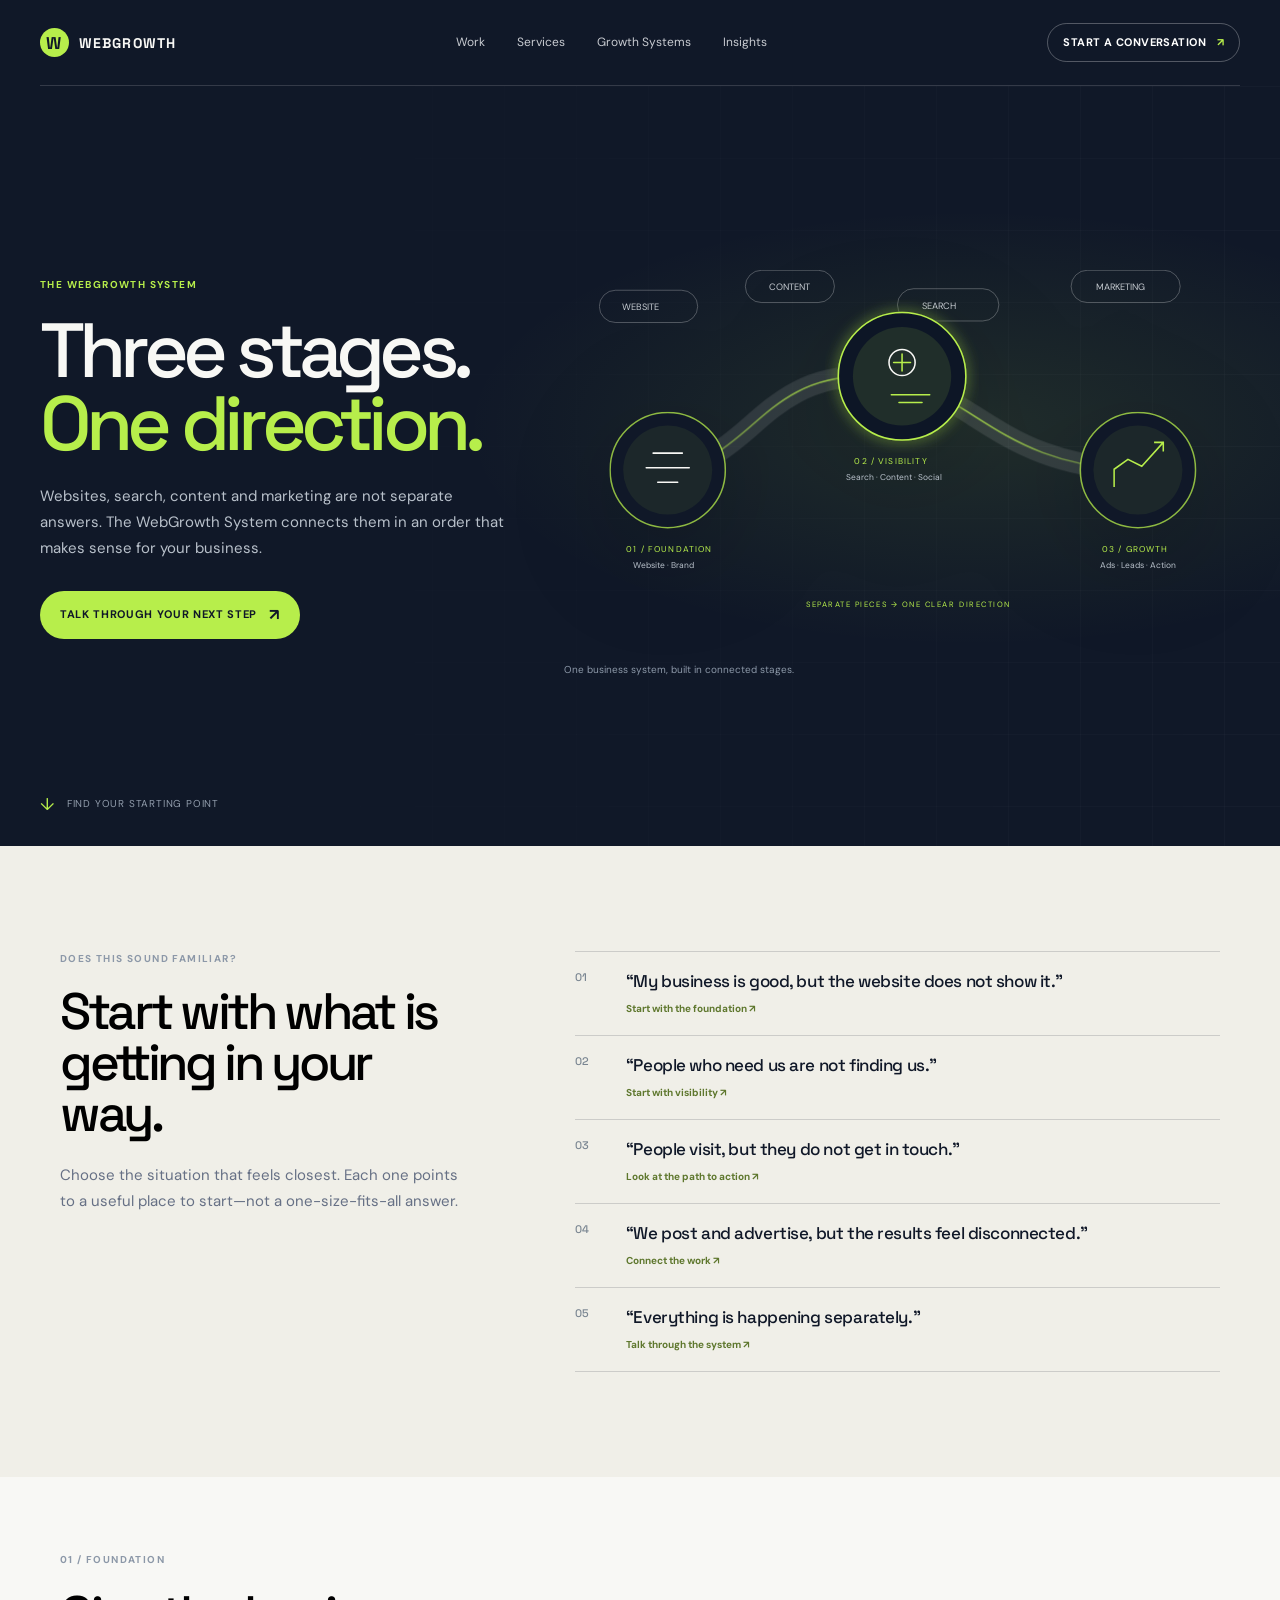
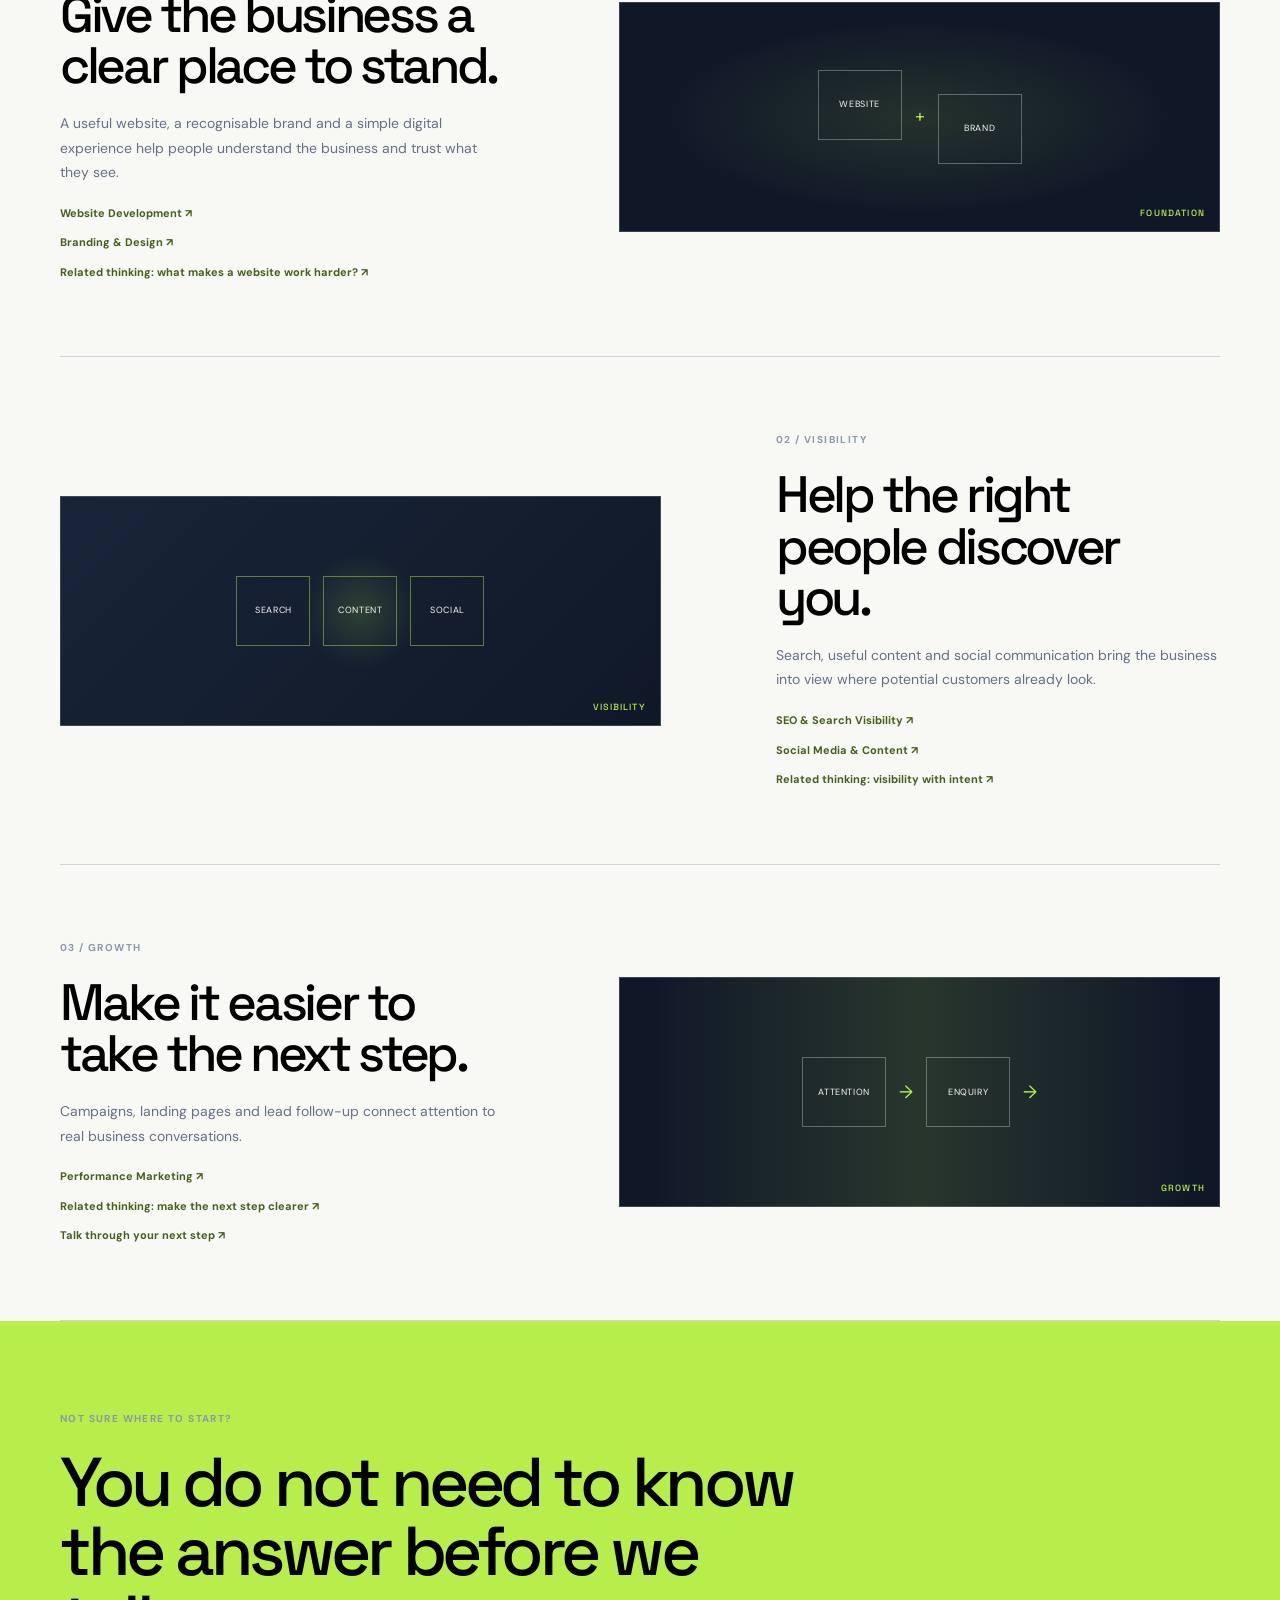
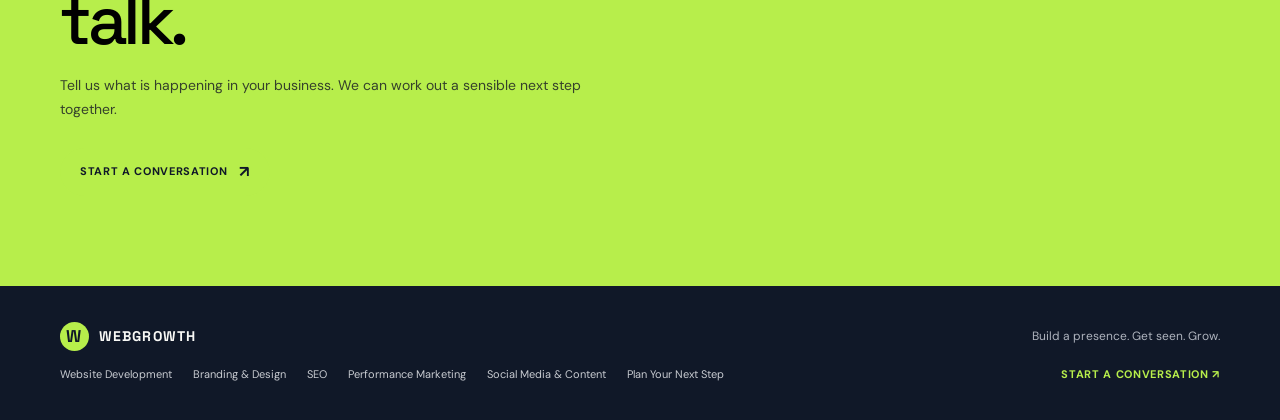
<file: growth-system.html>
<!DOCTYPE html>
<html lang="en">
<head>
    <meta charset="utf-8">
    <meta name="viewport" content="width=device-width, initial-scale=1">
    <title>The WebGrowth System | Three Stages, One Direction</title>
    <meta name="description" content="Understand how foundation, visibility and growth connect—and find a useful next step for your business.">
    <link rel="preconnect" href="https://fonts.googleapis.com">
    <link rel="preconnect" href="https://fonts.gstatic.com" crossorigin>
    <link href="https://fonts.googleapis.com/css2?family=DM+Sans:wght@400;500;600;700&family=Space+Grotesk:wght@400;500;600;700&display=swap" rel="stylesheet">
    <link href="css/bootstrap.min.css" rel="stylesheet">
    <link href="css/style.css" rel="stylesheet">
    <link href="css/interactions.css" rel="stylesheet">
    <link href="css/service-pages.css" rel="stylesheet">
</head>
<body>
    <a class="service-skip" href="#system-main">Skip to content</a>
    <header class="service-header">
        <div class="service-header-inner">
            <a class="service-brand" href="index.html#top" aria-label="WebGrowth home"><span>W</span> WEBGROWTH</a>
            <nav class="service-nav" aria-label="Main navigation">
                <a href="work.html">Work</a>
                <a href="index.html#services">Services</a>
                <a href="growth-system.html" aria-current="page">Growth Systems</a>
                <a href="insights.html">Insights</a>
            </nav>
            <a class="service-nav-cta" href="index.html#contact">Start a conversation <span aria-hidden="true">↗</span></a>
        </div>
    </header>
    <main id="system-main" class="system-page">
        <section class="system-hero">
            <div class="system-hero-copy">
                <p class="service-eyebrow"><span>THE WEBGROWTH SYSTEM</span></p>
                <h1>Three stages.<br><em>One direction.</em></h1>
                <p>Websites, search, content and marketing are not separate answers. The WebGrowth System connects them in an order that makes sense for your business.</p>
                <a class="service-button-primary" href="index.html#contact">Talk through your next step <span aria-hidden="true">↗</span></a>
            </div>
            <figure class="system-hero-visual">
                <svg viewBox="0 0 880 540" role="img" aria-labelledby="system-title system-description">
                    <title id="system-title">Disconnected business needs becoming one connected growth system</title>
                    <desc id="system-description">Website and brand form a foundation, search and content bring visibility, and marketing connects attention to action. The three stages share one path.</desc>
                    <defs>
                        <linearGradient id="system-line" x1="0" x2="1">
                            <stop offset="0" stop-color="#b7ee4b" stop-opacity=".25"/>
                            <stop offset=".5" stop-color="#b7ee4b"/>
                            <stop offset="1" stop-color="#b7ee4b" stop-opacity=".25"/>
                        </linearGradient>
                        <filter id="system-glow">
                            <feGaussianBlur stdDeviation="8" result="blur"/>
                            <feMerge><feMergeNode in="blur"/><feMergeNode in="SourceGraphic"/></feMerge>
                        </filter>
                    </defs>
                    <g class="system-orphans" fill="none" stroke="#f8f8f5" stroke-opacity=".35">
                        <rect x="46" y="68" width="128" height="42" rx="21"/>
                        <rect x="236" y="42" width="116" height="42" rx="21"/>
                        <rect x="434" y="66" width="132" height="42" rx="21"/>
                        <rect x="660" y="42" width="142" height="42" rx="21"/>
                        <text x="75" y="94" fill="#c6cbd1" stroke="none" font-size="12">WEBSITE</text>
                        <text x="267" y="68" fill="#c6cbd1" stroke="none" font-size="12">CONTENT</text>
                        <text x="466" y="92" fill="#c6cbd1" stroke="none" font-size="12">SEARCH</text>
                        <text x="692" y="68" fill="#c6cbd1" stroke="none" font-size="12">MARKETING</text>
                    </g>
                    <path class="system-path-base" d="M120 302 C240 302 250 180 390 180 S550 302 760 302" fill="none" stroke="#ffffff" stroke-opacity=".1" stroke-width="28"/>
                    <path class="system-path-trace" d="M120 302 C240 302 250 180 390 180 S550 302 760 302" fill="none" stroke="url(#system-line)" stroke-width="2"/>
                    <g class="system-stage system-stage-foundation">
                        <circle cx="135" cy="302" r="75" fill="#101828" stroke="#b7ee4b" stroke-opacity=".75" stroke-width="2"/>
                        <circle cx="135" cy="302" r="58" fill="#b7ee4b" fill-opacity=".07"/>
                        <path d="M107 299h56m-47-19h38m-32 38h26" stroke="#f8f8f5" stroke-width="2" stroke-linecap="round"/>
                        <text x="81" y="409" fill="#b7ee4b" font-size="11" letter-spacing="1.5">01 / FOUNDATION</text>
                        <text x="90" y="430" fill="#b8c0ca" font-size="11">Website · Brand</text>
                    </g>
                    <g class="system-stage system-stage-visibility">
                        <circle cx="440" cy="180" r="83" fill="#101828" stroke="#b7ee4b" stroke-width="2" filter="url(#system-glow)"/>
                        <circle cx="440" cy="180" r="64" fill="#b7ee4b" fill-opacity=".11"/>
                        <circle cx="440" cy="162" r="17" fill="none" stroke="#f8f8f5" stroke-width="2"/>
                        <path d="M440 151v22m-11-11h22m-25 42h50m-40 10h30" stroke="#b7ee4b" stroke-width="2" stroke-linecap="round"/>
                        <text x="378" y="294" fill="#b7ee4b" font-size="11" letter-spacing="1.5">02 / VISIBILITY</text>
                        <text x="367" y="315" fill="#b8c0ca" font-size="11">Search · Content · Social</text>
                    </g>
                    <g class="system-stage system-stage-growth">
                        <circle cx="747" cy="302" r="75" fill="#101828" stroke="#b7ee4b" stroke-opacity=".75" stroke-width="2"/>
                        <circle cx="747" cy="302" r="58" fill="#b7ee4b" fill-opacity=".07"/>
                        <path d="M716 324v-23l18-13 18 9 28-31m-12 0h12v12" fill="none" stroke="#b7ee4b" stroke-width="2"/>
                        <text x="700" y="409" fill="#b7ee4b" font-size="11" letter-spacing="1.5">03 / GROWTH</text>
                        <text x="697" y="430" fill="#b8c0ca" font-size="11">Ads · Leads · Action</text>
                    </g>
                    <text x="315" y="480" fill="#b7ee4b" font-size="10" letter-spacing="2">SEPARATE PIECES → ONE CLEAR DIRECTION</text>
                </svg>
                <figcaption>One business system, built in connected stages.</figcaption>
            </figure>
            <a class="service-scroll-cue" href="#system-situations"><span aria-hidden="true">↓</span> Find your starting point</a>
        </section>
        <section id="system-situations" class="system-situations">
            <div class="service-section-heading">
                <p class="service-eyebrow">DOES THIS SOUND FAMILIAR?</p>
                <h2>Start with what is getting in your way.</h2>
                <p>Choose the situation that feels closest. Each one points to a useful place to start—not a one-size-fits-all answer.</p>
            </div>
            <div class="system-situation-list">
                <a href="#foundation"><span>01</span><b>“My business is good, but the website does not show it.”</b><i>Start with the foundation ↗</i></a>
                <a href="#visibility"><span>02</span><b>“People who need us are not finding us.”</b><i>Start with visibility ↗</i></a>
                <a href="#growth"><span>03</span><b>“People visit, but they do not get in touch.”</b><i>Look at the path to action ↗</i></a>
                <a href="#growth"><span>04</span><b>“We post and advertise, but the results feel disconnected.”</b><i>Connect the work ↗</i></a>
                <a href="#system-conversation"><span>05</span><b>“Everything is happening separately.”</b><i>Talk through the system ↗</i></a>
            </div>
        </section>
        <section class="system-stages">
            <article id="foundation" class="system-stage-detail system-stage-detail-foundation">
                <div><p class="service-eyebrow">01 / FOUNDATION</p><h2>Give the business a clear place to stand.</h2><p>A useful website, a recognisable brand and a simple digital experience help people understand the business and trust what they see.</p><a href="services/website-development.html">Website Development ↗</a><a href="services/branding.html">Branding &amp; Design ↗</a><a href="insights/website.html">Related thinking: what makes a website work harder? ↗</a></div>
                <div class="system-stage-mark system-mark-foundation" aria-label="Website and identity form the business foundation"><span>WEBSITE</span><i>+</i><span>BRAND</span><b>FOUNDATION</b></div>
            </article>
            <article id="visibility" class="system-stage-detail system-stage-detail-visibility">
                <div><p class="service-eyebrow">02 / VISIBILITY</p><h2>Help the right people discover you.</h2><p>Search, useful content and social communication bring the business into view where potential customers already look.</p><a href="services/seo.html">SEO &amp; Search Visibility ↗</a><a href="services/social-media.html">Social Media &amp; Content ↗</a><a href="insights/search.html">Related thinking: visibility with intent ↗</a></div>
                <div class="system-stage-mark system-mark-visibility" aria-label="Search, content and social bring the business into view"><span>SEARCH</span><span>CONTENT</span><span>SOCIAL</span><b>VISIBILITY</b></div>
            </article>
            <article id="growth" class="system-stage-detail system-stage-detail-growth">
                <div><p class="service-eyebrow">03 / GROWTH</p><h2>Make it easier to take the next step.</h2><p>Campaigns, landing pages and lead follow-up connect attention to real business conversations.</p><a href="services/performance-marketing.html">Performance Marketing ↗</a><a href="insights/conversion.html">Related thinking: make the next step clearer ↗</a><a href="index.html#contact">Talk through your next step ↗</a></div>
                <div class="system-stage-mark system-mark-growth" aria-label="Campaigns connect attention to enquiries and action"><span>ATTENTION</span><i>→</i><span>ENQUIRY</span><i>→</i><b>GROWTH</b></div>
            </article>
        </section>
        <section id="system-conversation" class="system-conversation section-accent">
            <p class="service-eyebrow">NOT SURE WHERE TO START?</p>
            <h2>You do not need to know the answer before we talk.</h2>
            <p>Tell us what is happening in your business. We can work out a sensible next step together.</p>
            <a class="service-button-primary" href="index.html#contact">Start a conversation <span aria-hidden="true">↗</span></a>
        </section>
    </main>
    <footer class="service-footer">
        <a class="service-brand" href="index.html#top"><span>W</span> WEBGROWTH</a>
        <p>Build a presence. Get seen. Grow.</p>
        <nav aria-label="Service pages">
            <a href="services/website-development.html">Website Development</a>
            <a href="services/branding.html">Branding &amp; Design</a>
            <a href="services/seo.html">SEO</a>
            <a href="services/performance-marketing.html">Performance Marketing</a>
            <a href="services/social-media.html">Social Media &amp; Content</a>
            <a href="services/growth-system.html">Plan Your Next Step</a>
        </nav>
        <a class="service-footer-contact" href="index.html#contact">Start a conversation ↗</a>
    </footer>
</body>
</html>
</file>
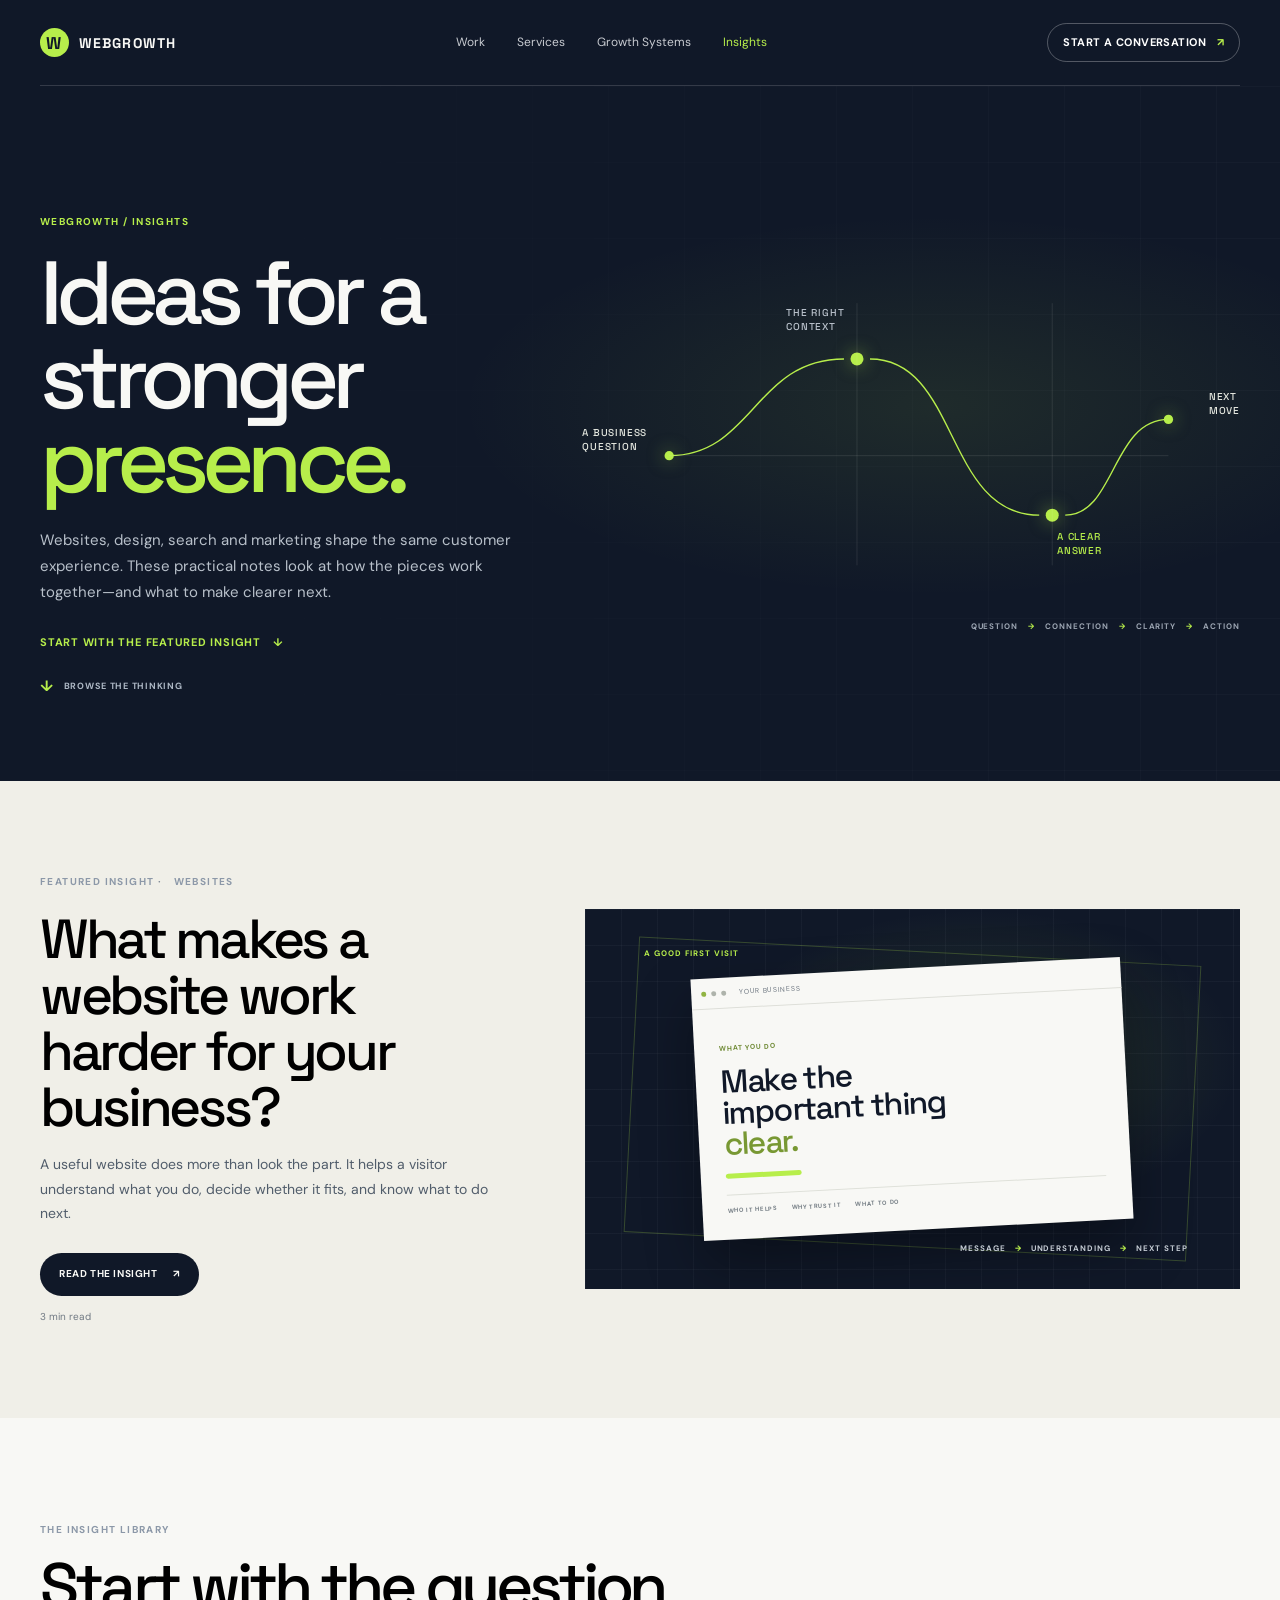
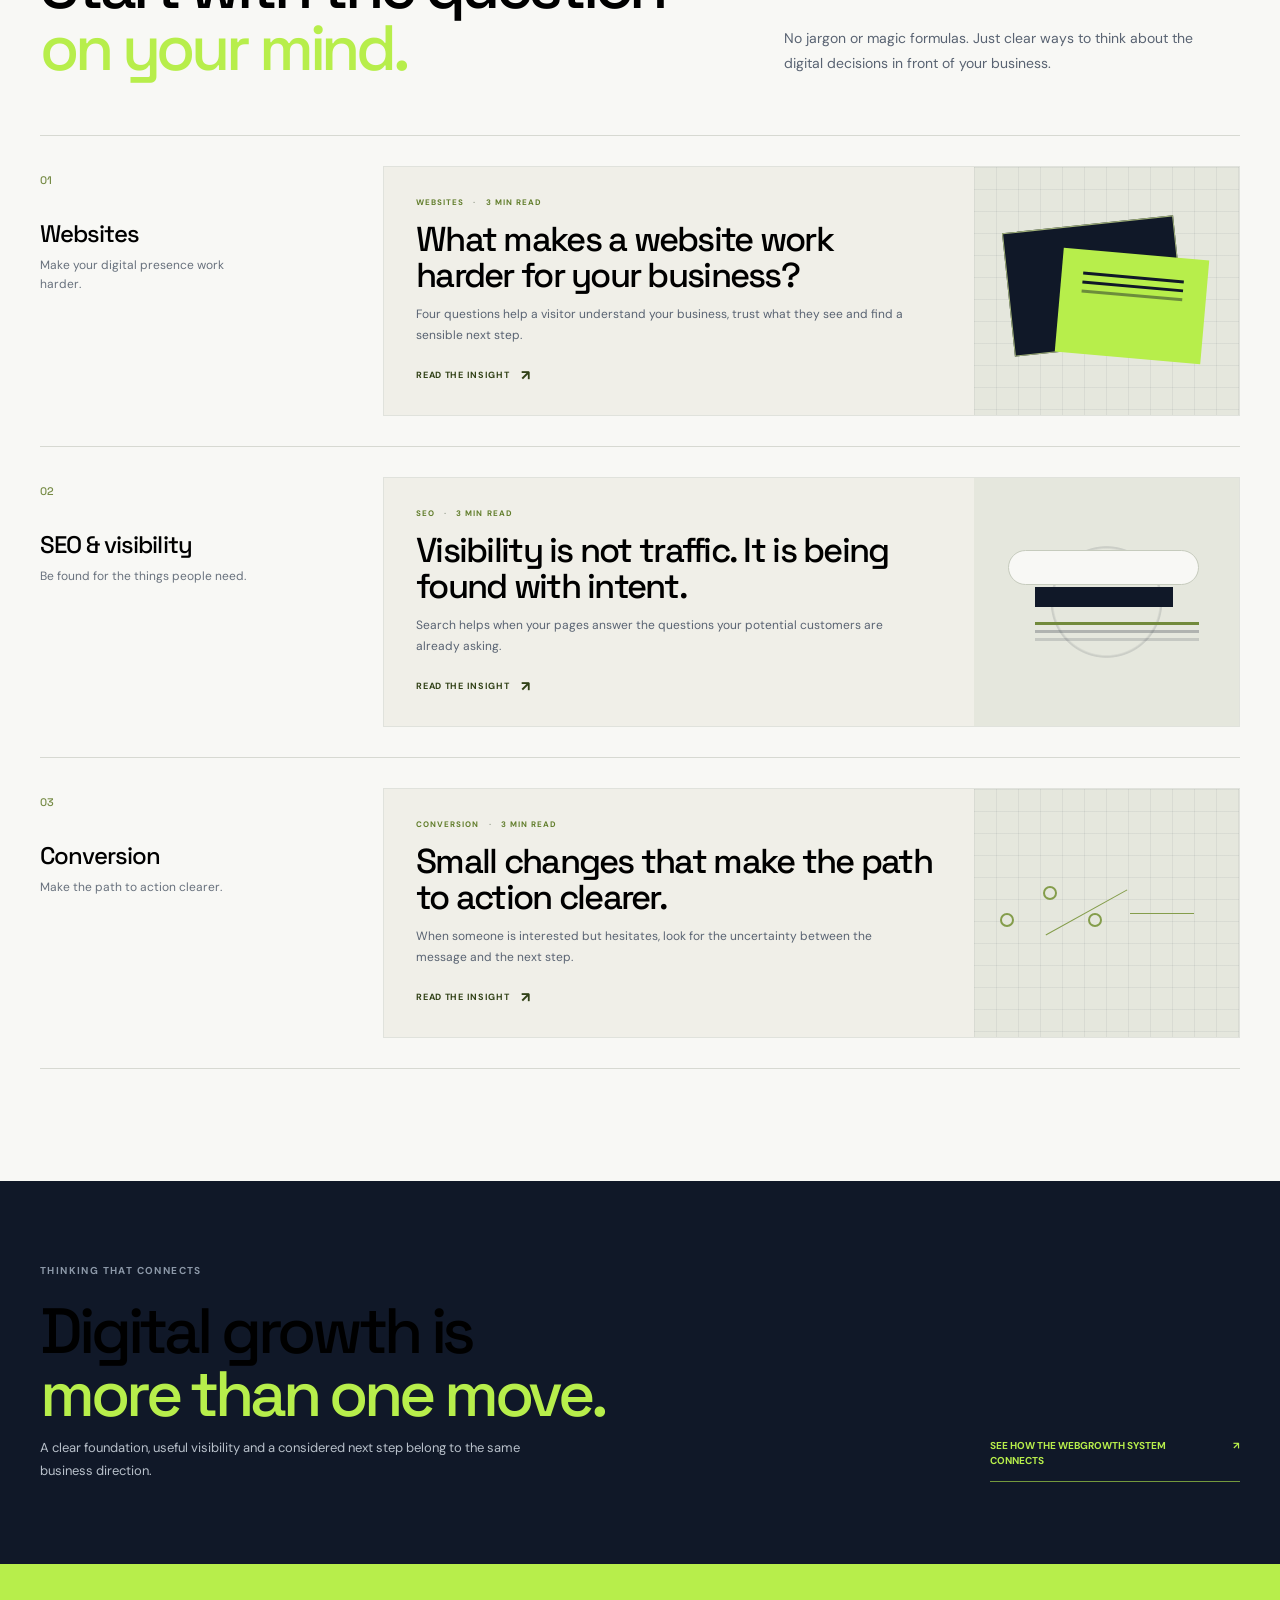
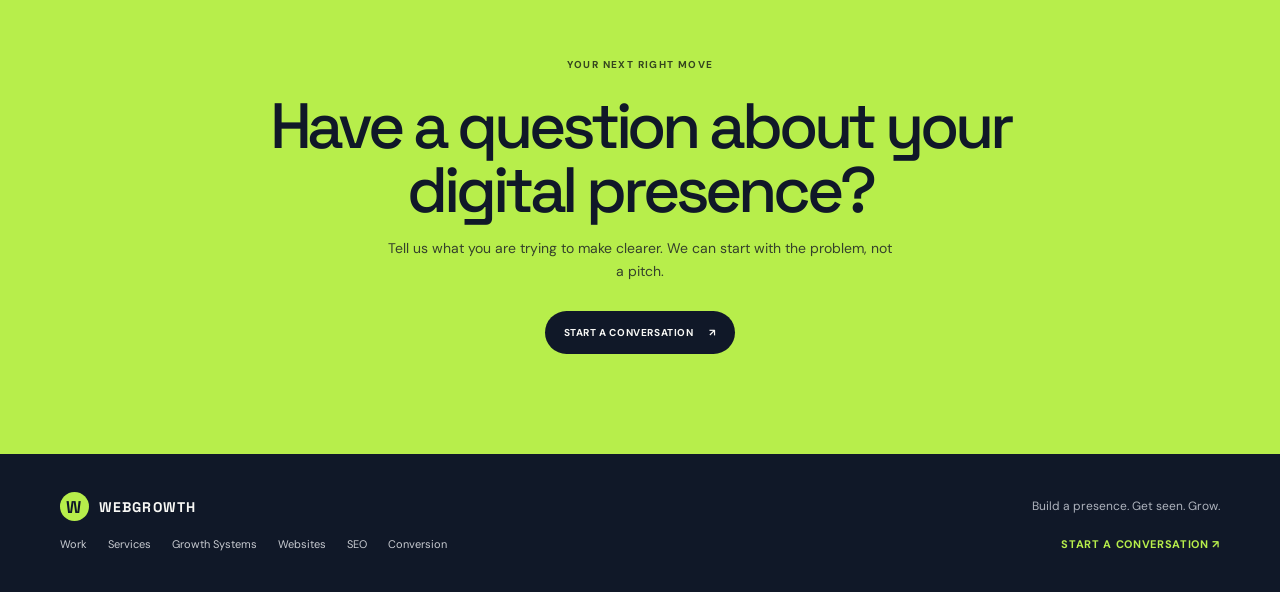
<file: insights.html>
<!DOCTYPE html>
<html lang="en">
<head>
    <meta charset="utf-8">
    <meta name="viewport" content="width=device-width, initial-scale=1">
    <title>Insights | Practical Digital Growth Thinking | WebGrowth</title>
    <meta name="description" content="Practical perspectives from WebGrowth on websites, search visibility and making it easier for people to take action.">
    <meta property="og:title" content="Insights | WebGrowth">
    <meta property="og:description" content="Clear thinking on websites, visibility and growth.">
    <meta property="og:type" content="website">
    <link rel="preconnect" href="https://fonts.googleapis.com">
    <link rel="preconnect" href="https://fonts.gstatic.com" crossorigin>
    <link href="https://fonts.googleapis.com/css2?family=DM+Sans:wght@400;500;600;700&family=Space+Grotesk:wght@400;500;600;700&display=swap" rel="stylesheet">
    <link href="css/bootstrap.min.css" rel="stylesheet">
    <link href="css/style.css" rel="stylesheet">
    <link href="css/interactions.css" rel="stylesheet">
    <link href="css/service-pages.css" rel="stylesheet">
    <link href="css/insights.css" rel="stylesheet">
</head>
<body class="insights-page">
    <a class="service-skip" href="#insights-main">Skip to content</a>
    <header class="service-header">
        <div class="service-header-inner">
            <a class="service-brand" href="index.html#top" aria-label="WebGrowth home"><span>W</span> WEBGROWTH</a>
            <nav class="service-nav" aria-label="Main navigation">
                <a href="work.html">Work</a>
                <a href="index.html#services">Services</a>
                <a href="growth-system.html">Growth Systems</a>
                <a href="insights.html" aria-current="page">Insights</a>
            </nav>
            <a class="service-nav-cta" href="index.html#contact">Start a conversation <span aria-hidden="true">↗</span></a>
        </div>
    </header>
    <main id="insights-main">
        <section class="insights-hero">
            <div class="insights-hero-inner">
                <div class="insights-hero-copy">
                    <p class="service-eyebrow"><span>WEBGROWTH / INSIGHTS</span></p>
                    <h1>Ideas for a<br>stronger <em>presence.</em></h1>
                    <p>Websites, design, search and marketing shape the same customer experience. These practical notes look at how the pieces work together—and what to make clearer next.</p>
                    <a class="insight-text-link" href="#featured-insight">Start with the featured insight <span aria-hidden="true">↓</span></a>
                </div>
                <figure class="insights-thinking-visual" aria-label="A business question connects to clearer understanding and a useful next action">
                    <span class="thinking-fragment thinking-question">A BUSINESS<br>QUESTION</span>
                    <span class="thinking-fragment thinking-context">THE RIGHT<br>CONTEXT</span>
                    <span class="thinking-fragment thinking-answer">A CLEAR<br>ANSWER</span>
                    <span class="thinking-fragment thinking-action">NEXT<br>MOVE</span>
                    <svg viewBox="0 0 660 370" role="img" aria-hidden="true">
                        <path class="thinking-path thinking-path-one" d="M70 204 C160 204 162 100 258 100"/>
                        <path class="thinking-path thinking-path-two" d="M286 100 C382 100 366 268 468 268"/>
                        <path class="thinking-path thinking-path-three" d="M496 268 C550 268 546 165 607 165"/>
                        <circle cx="70" cy="204" r="5"/><circle cx="272" cy="100" r="7"/><circle cx="482" cy="268" r="7"/><circle cx="607" cy="165" r="5"/>
                        <path class="thinking-grid-line" d="M70 204H607M272 40V322M482 40V322"/>
                    </svg>
                    <figcaption>QUESTION <span>→</span> CONNECTION <span>→</span> CLARITY <span>→</span> ACTION</figcaption>
                </figure>
            </div>
            <a class="insights-scroll-cue" href="#featured-insight"><span aria-hidden="true">↓</span> Browse the thinking</a>
        </section>

        <section class="insight-featured" id="featured-insight" aria-labelledby="featured-title">
            <div class="insight-featured-inner">
                <div class="insight-featured-copy">
                    <p class="service-eyebrow">FEATURED INSIGHT <span>·</span> WEBSITES</p>
                    <h2 id="featured-title">What makes a website work harder for your business?</h2>
                    <p>A useful website does more than look the part. It helps a visitor understand what you do, decide whether it fits, and know what to do next.</p>
                    <a class="insight-button-link" href="insights/website.html">Read the insight <span aria-hidden="true">↗</span></a>
                    <span class="insight-reading-time">3 min read</span>
                </div>
                <a class="insight-feature-art" href="insights/website.html" aria-label="Read the featured insight about how a website works for a business">
                    <span class="feature-window-label">A GOOD FIRST VISIT</span>
                    <div class="feature-browser">
                        <div class="feature-browser-bar"><i></i><i></i><i></i><span>YOUR BUSINESS</span></div>
                        <div class="feature-browser-content">
                            <span>WHAT YOU DO</span>
                            <b>Make the<br>important thing<br><em>clear.</em></b>
                            <i></i>
                            <div><small>WHO IT HELPS</small><small>WHY TRUST IT</small><small>WHAT TO DO</small></div>
                        </div>
                    </div>
                    <span class="feature-art-caption">MESSAGE <b>→</b> UNDERSTANDING <b>→</b> NEXT STEP</span>
                </a>
            </div>
        </section>

        <section class="insight-library" aria-labelledby="insight-library-title">
            <div class="insight-library-heading">
                <p class="service-eyebrow">THE INSIGHT LIBRARY</p>
                <h2 id="insight-library-title">Start with the question<br><em>on your mind.</em></h2>
                <p>No jargon or magic formulas. Just clear ways to think about the digital decisions in front of your business.</p>
            </div>
            <div class="insight-topic-list">
                <article class="insight-topic" id="websites">
                    <div class="insight-topic-label"><span>01</span><h3>Websites</h3><p>Make your digital presence work harder.</p></div>
                    <a class="insight-card insight-card-website" href="insights/website.html">
                        <span class="insight-card-topic">WEBSITES <i>·</i> 3 MIN READ</span>
                        <h4>What makes a website work harder for your business?</h4>
                        <p>Four questions help a visitor understand your business, trust what they see and find a sensible next step.</p>
                        <span class="insight-card-link">Read the insight <b aria-hidden="true">↗</b></span>
                        <span class="insight-card-mark" aria-hidden="true"><i></i><b></b><em></em></span>
                    </a>
                </article>
                <article class="insight-topic" id="seo">
                    <div class="insight-topic-label"><span>02</span><h3>SEO &amp; visibility</h3><p>Be found for the things people need.</p></div>
                    <a class="insight-card insight-card-search" href="insights/search.html">
                        <span class="insight-card-topic">SEO <i>·</i> 3 MIN READ</span>
                        <h4>Visibility is not traffic. It is being found with intent.</h4>
                        <p>Search helps when your pages answer the questions your potential customers are already asking.</p>
                        <span class="insight-card-link">Read the insight <b aria-hidden="true">↗</b></span>
                        <span class="insight-card-mark" aria-hidden="true"><i></i><b></b><em></em></span>
                    </a>
                </article>
                <article class="insight-topic" id="conversion">
                    <div class="insight-topic-label"><span>03</span><h3>Conversion</h3><p>Make the path to action clearer.</p></div>
                    <a class="insight-card insight-card-action" href="insights/conversion.html">
                        <span class="insight-card-topic">CONVERSION <i>·</i> 3 MIN READ</span>
                        <h4>Small changes that make the path to action clearer.</h4>
                        <p>When someone is interested but hesitates, look for the uncertainty between the message and the next step.</p>
                        <span class="insight-card-link">Read the insight <b aria-hidden="true">↗</b></span>
                        <span class="insight-card-mark" aria-hidden="true"><i></i><b></b><em></em></span>
                    </a>
                </article>
            </div>
        </section>

        <section class="insights-system-bridge">
            <div>
                <p class="service-eyebrow">THINKING THAT CONNECTS</p>
                <h2>Digital growth is<br><em>more than one move.</em></h2>
                <p>A clear foundation, useful visibility and a considered next step belong to the same business direction.</p>
            </div>
            <a href="growth-system.html">See how the WebGrowth System connects <span aria-hidden="true">↗</span></a>
        </section>
        <section class="insights-final-cta">
            <p class="service-eyebrow">YOUR NEXT RIGHT MOVE</p>
            <h2>Have a question about your digital presence?</h2>
            <p>Tell us what you are trying to make clearer. We can start with the problem, not a pitch.</p>
            <a class="insight-button-link" href="index.html#contact">Start a conversation <span aria-hidden="true">↗</span></a>
        </section>
    </main>
    <footer class="service-footer insights-footer">
        <a class="service-brand" href="index.html#top"><span>W</span> WEBGROWTH</a>
        <p>Build a presence. Get seen. Grow.</p>
        <nav aria-label="Explore WebGrowth">
            <a href="work.html">Work</a><a href="index.html#services">Services</a><a href="growth-system.html">Growth Systems</a>
            <a href="insights.html#websites">Websites</a><a href="insights.html#seo">SEO</a><a href="insights.html#conversion">Conversion</a>
        </nav>
        <a class="service-footer-contact" href="index.html#contact">Start a conversation ↗</a>
    </footer>
</body>
</html>
</file>
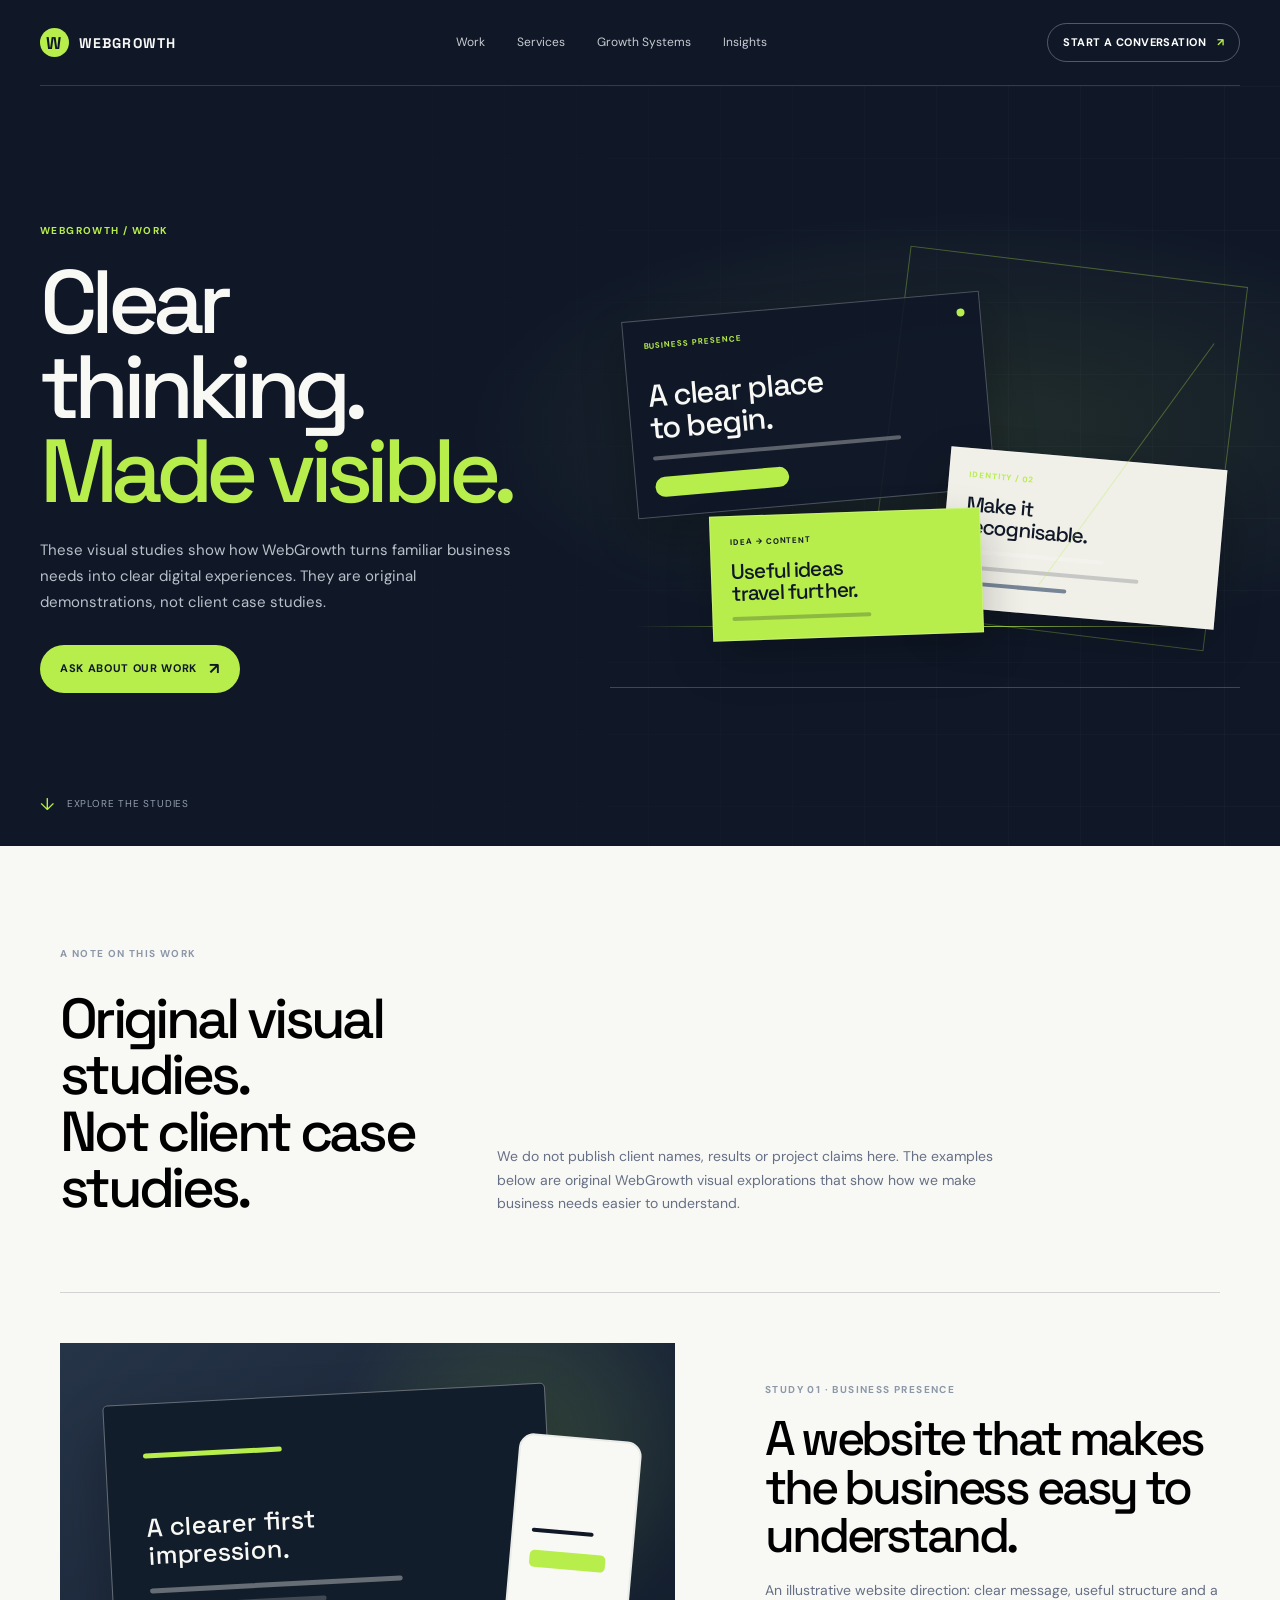
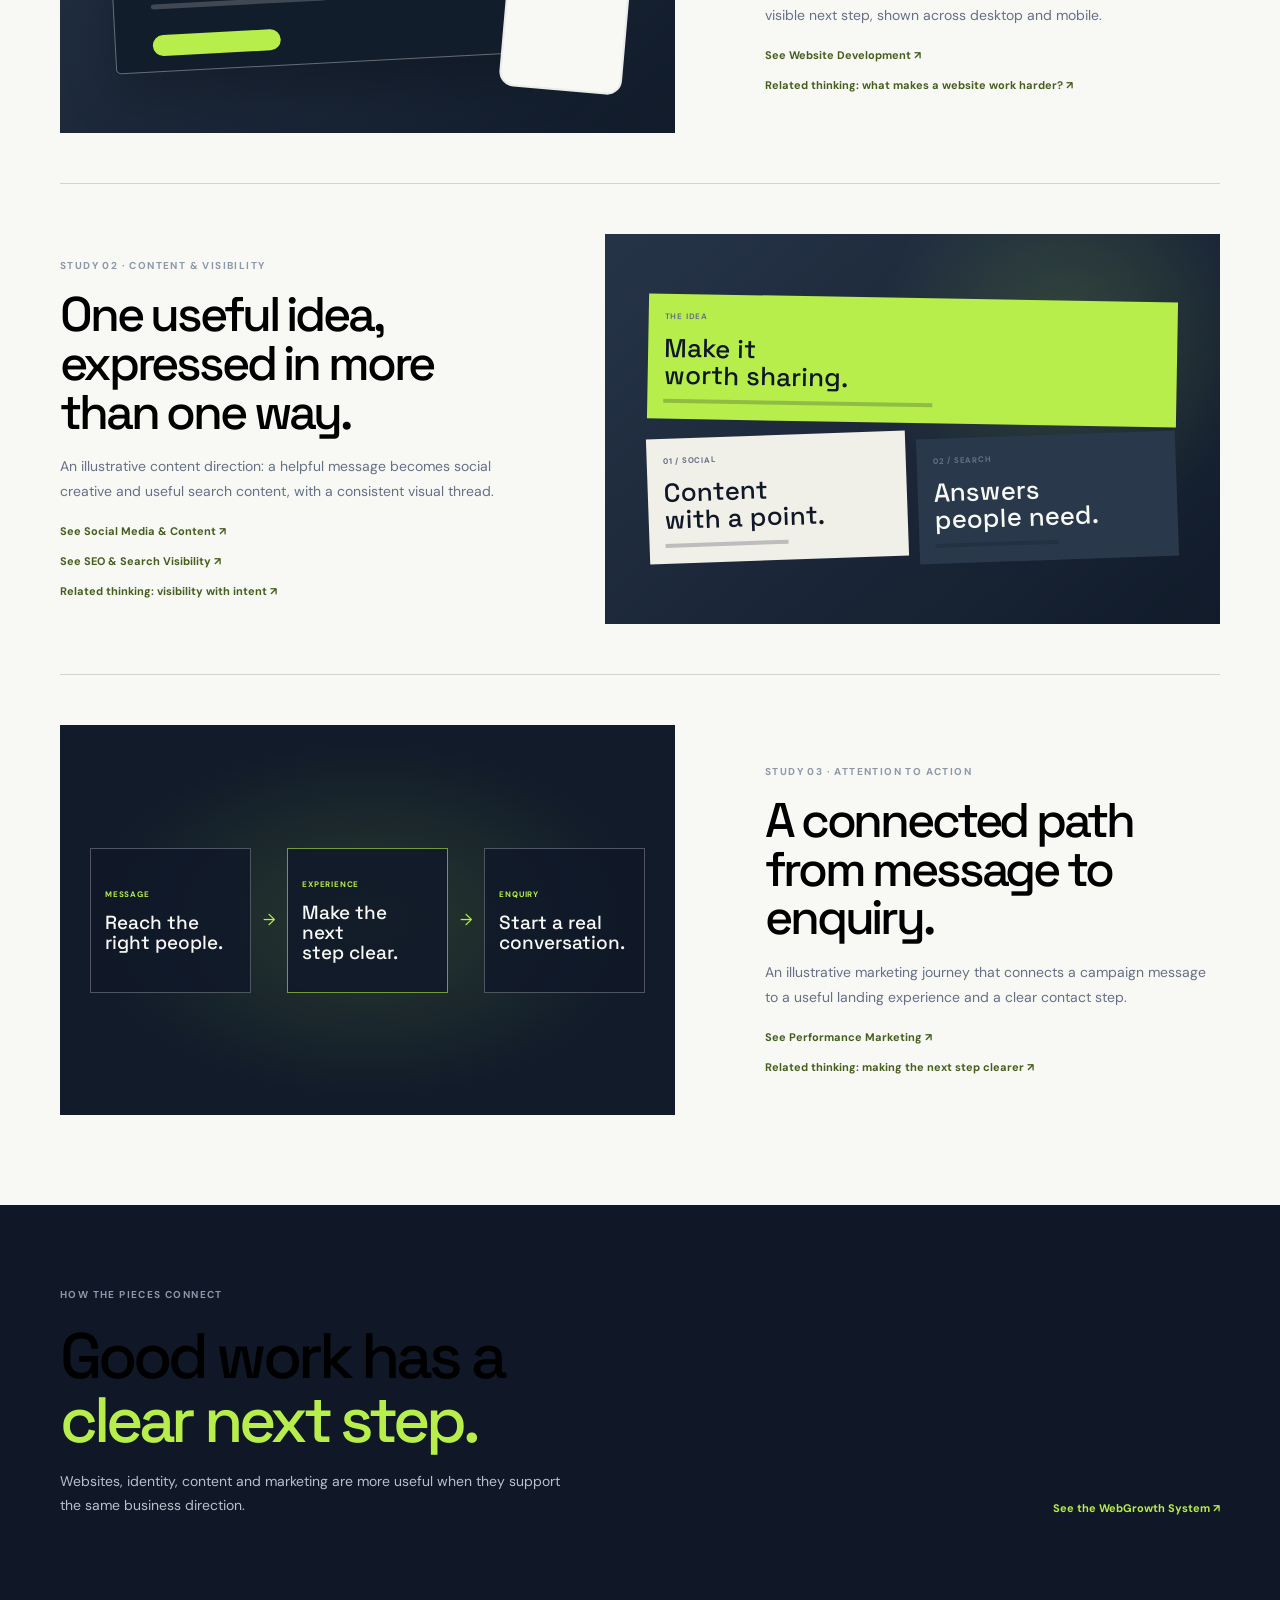
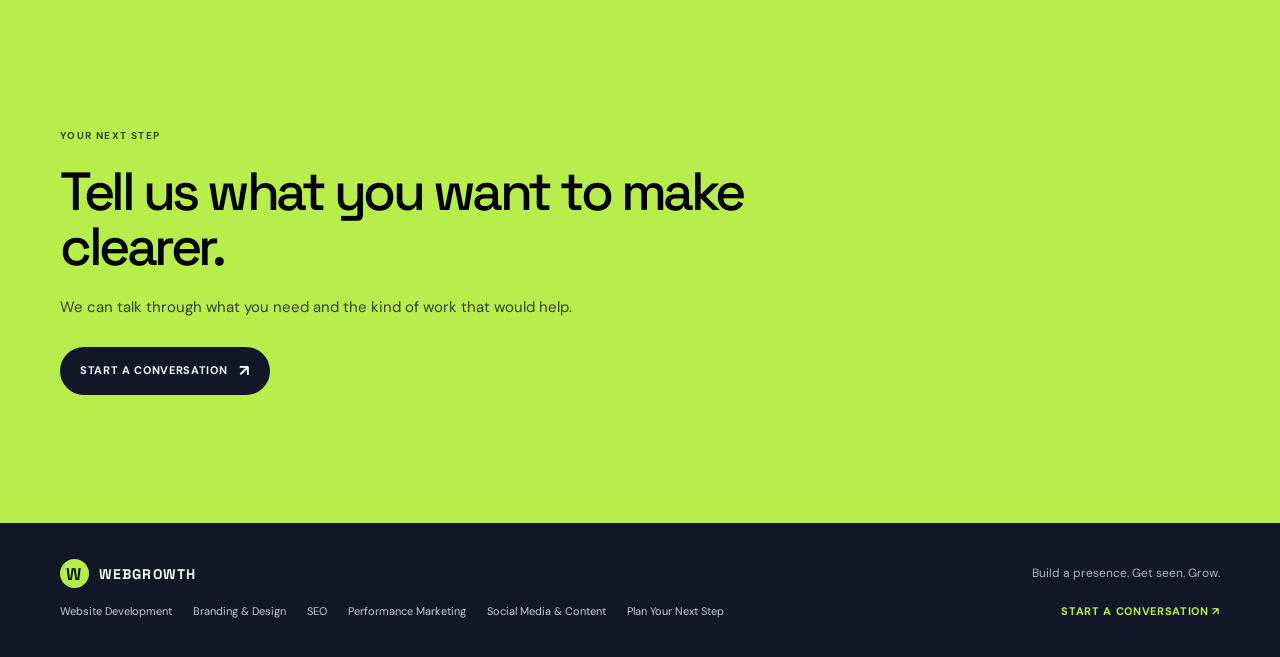
<file: work.html>
<!DOCTYPE html>
<html lang="en">
<head>
    <meta charset="utf-8">
    <meta name="viewport" content="width=device-width, initial-scale=1">
    <title>Selected Work &amp; Visual Studies | WebGrowth</title>
    <meta name="description" content="Explore original WebGrowth visual studies showing how websites, content and connected marketing can help solve business needs.">
    <link rel="preconnect" href="https://fonts.googleapis.com">
    <link rel="preconnect" href="https://fonts.gstatic.com" crossorigin>
    <link href="https://fonts.googleapis.com/css2?family=DM+Sans:wght@400;500;600;700&family=Space+Grotesk:wght@400;500;600;700&display=swap" rel="stylesheet">
    <link href="css/bootstrap.min.css" rel="stylesheet">
    <link href="css/style.css" rel="stylesheet">
    <link href="css/interactions.css" rel="stylesheet">
    <link href="css/service-pages.css" rel="stylesheet">
</head>
<body>
    <a class="service-skip" href="#work-main">Skip to content</a>
    <header class="service-header">
        <div class="service-header-inner">
            <a class="service-brand" href="index.html#top" aria-label="WebGrowth home"><span>W</span> WEBGROWTH</a>
            <nav class="service-nav" aria-label="Main navigation">
                <a href="work.html" aria-current="page">Work</a>
                <a href="index.html#services">Services</a>
                <a href="growth-system.html">Growth Systems</a>
                <a href="insights.html">Insights</a>
            </nav>
            <a class="service-nav-cta" href="index.html#contact">Start a conversation <span aria-hidden="true">↗</span></a>
        </div>
    </header>
    <main id="work-main" class="work-page">
        <section class="work-page-hero">
            <div>
                <p class="service-eyebrow"><span>WEBGROWTH / WORK</span></p>
                <h1>Clear thinking.<br><em>Made visible.</em></h1>
                <p>These visual studies show how WebGrowth turns familiar business needs into clear digital experiences. They are original demonstrations, not client case studies.</p>
                <a class="service-button-primary" href="index.html#contact">Ask about our work <span aria-hidden="true">↗</span></a>
            </div>
            <div class="work-hero-composition" aria-label="A connected set of website, identity and content design studies">
                <div class="work-hero-window"><span>BUSINESS PRESENCE</span><b>A clear place<br>to begin.</b><i></i><em></em></div>
                <div class="work-hero-identity"><span>IDENTITY / 02</span><b>Make it<br>recognisable.</b><i></i><i></i><i></i></div>
                <div class="work-hero-content"><span>IDEA → CONTENT</span><b>Useful ideas<br>travel further.</b><i></i></div>
                <div class="work-hero-line"></div>
            </div>
            <a class="service-scroll-cue" href="#presence"><span aria-hidden="true">↓</span> Explore the studies</a>
        </section>

        <section class="work-studies" aria-labelledby="work-study-heading">
            <div class="work-studies-heading">
                <p class="service-eyebrow">A NOTE ON THIS WORK</p>
                <h2 id="work-study-heading">Original visual studies.<br>Not client case studies.</h2>
                <p>We do not publish client names, results or project claims here. The examples below are original WebGrowth visual explorations that show how we make business needs easier to understand.</p>
            </div>
            <article id="presence" class="work-study-row work-study-presence">
                <div class="work-study-art work-study-art-website" aria-label="Website visual study showing a clear business homepage across desktop and mobile">
                    <div class="study-browser"><span></span><b>A clearer first impression.</b><i></i><em></em><strong></strong></div>
                    <div class="study-phone"><span></span><b></b><i></i></div>
                </div>
                <div class="work-study-copy">
                    <p class="service-eyebrow">STUDY 01 · BUSINESS PRESENCE</p>
                    <h2>A website that makes the business easy to understand.</h2>
                    <p>An illustrative website direction: clear message, useful structure and a visible next step, shown across desktop and mobile.</p>
                    <a href="services/website-development.html">See Website Development <span aria-hidden="true">↗</span></a>
                    <a href="insights/website.html">Related thinking: what makes a website work harder? <span aria-hidden="true">↗</span></a>
                </div>
            </article>
            <article id="visibility" class="work-study-row work-study-visibility">
                <div class="work-study-copy">
                    <p class="service-eyebrow">STUDY 02 · CONTENT &amp; VISIBILITY</p>
                    <h2>One useful idea, expressed in more than one way.</h2>
                    <p>An illustrative content direction: a helpful message becomes social creative and useful search content, with a consistent visual thread.</p>
                    <a href="services/social-media.html">See Social Media &amp; Content <span aria-hidden="true">↗</span></a>
                    <a href="services/seo.html">See SEO &amp; Search Visibility <span aria-hidden="true">↗</span></a>
                    <a href="insights/search.html">Related thinking: visibility with intent <span aria-hidden="true">↗</span></a>
                </div>
                <div class="work-study-art work-study-art-content" aria-label="Content visual study showing one idea as a social graphic and a search-friendly answer">
                    <div><span>THE IDEA</span><b>Make it<br>worth sharing.</b><i></i></div>
                    <div><span>01 / SOCIAL</span><b>Content<br>with a point.</b><i></i></div>
                    <div><span>02 / SEARCH</span><b>Answers<br>people need.</b><i></i></div>
                </div>
            </article>
            <article id="action" class="work-study-row work-study-action">
                <div class="work-study-art work-study-art-action" aria-label="Marketing visual study showing a campaign leading to a page and a customer enquiry">
                    <div><span>MESSAGE</span><b>Reach the<br>right people.</b></div>
                    <i aria-hidden="true">→</i>
                    <div><span>EXPERIENCE</span><b>Make the next<br>step clear.</b></div>
                    <i aria-hidden="true">→</i>
                    <div><span>ENQUIRY</span><b>Start a real<br>conversation.</b></div>
                </div>
                <div class="work-study-copy">
                    <p class="service-eyebrow">STUDY 03 · ATTENTION TO ACTION</p>
                    <h2>A connected path from message to enquiry.</h2>
                    <p>An illustrative marketing journey that connects a campaign message to a useful landing experience and a clear contact step.</p>
                    <a href="services/performance-marketing.html">See Performance Marketing <span aria-hidden="true">↗</span></a>
                    <a href="insights/conversion.html">Related thinking: making the next step clearer <span aria-hidden="true">↗</span></a>
                </div>
            </article>
        </section>

        <section class="work-system-bridge">
            <div>
                <p class="service-eyebrow">HOW THE PIECES CONNECT</p>
                <h2>Good work has a<br><em>clear next step.</em></h2>
                <p>Websites, identity, content and marketing are more useful when they support the same business direction.</p>
            </div>
            <a href="growth-system.html">See the WebGrowth System <span aria-hidden="true">↗</span></a>
        </section>
        <section class="service-final-cta section-accent">
            <div>
                <p class="service-eyebrow">YOUR NEXT STEP</p>
                <h2>Tell us what you want to make clearer.</h2>
                <p>We can talk through what you need and the kind of work that would help.</p>
                <a class="service-button-primary" href="index.html#contact">Start a conversation <span aria-hidden="true">↗</span></a>
            </div>
        </section>
    </main>
    <footer class="service-footer">
        <a class="service-brand" href="index.html#top"><span>W</span> WEBGROWTH</a>
        <p>Build a presence. Get seen. Grow.</p>
        <nav aria-label="Service pages">
            <a href="services/website-development.html">Website Development</a>
            <a href="services/branding.html">Branding &amp; Design</a>
            <a href="services/seo.html">SEO</a>
            <a href="services/performance-marketing.html">Performance Marketing</a>
            <a href="services/social-media.html">Social Media &amp; Content</a>
            <a href="services/growth-system.html">Plan Your Next Step</a>
        </nav>
        <a class="service-footer-contact" href="index.html#contact">Start a conversation ↗</a>
    </footer>
</body>
</html>
</file>
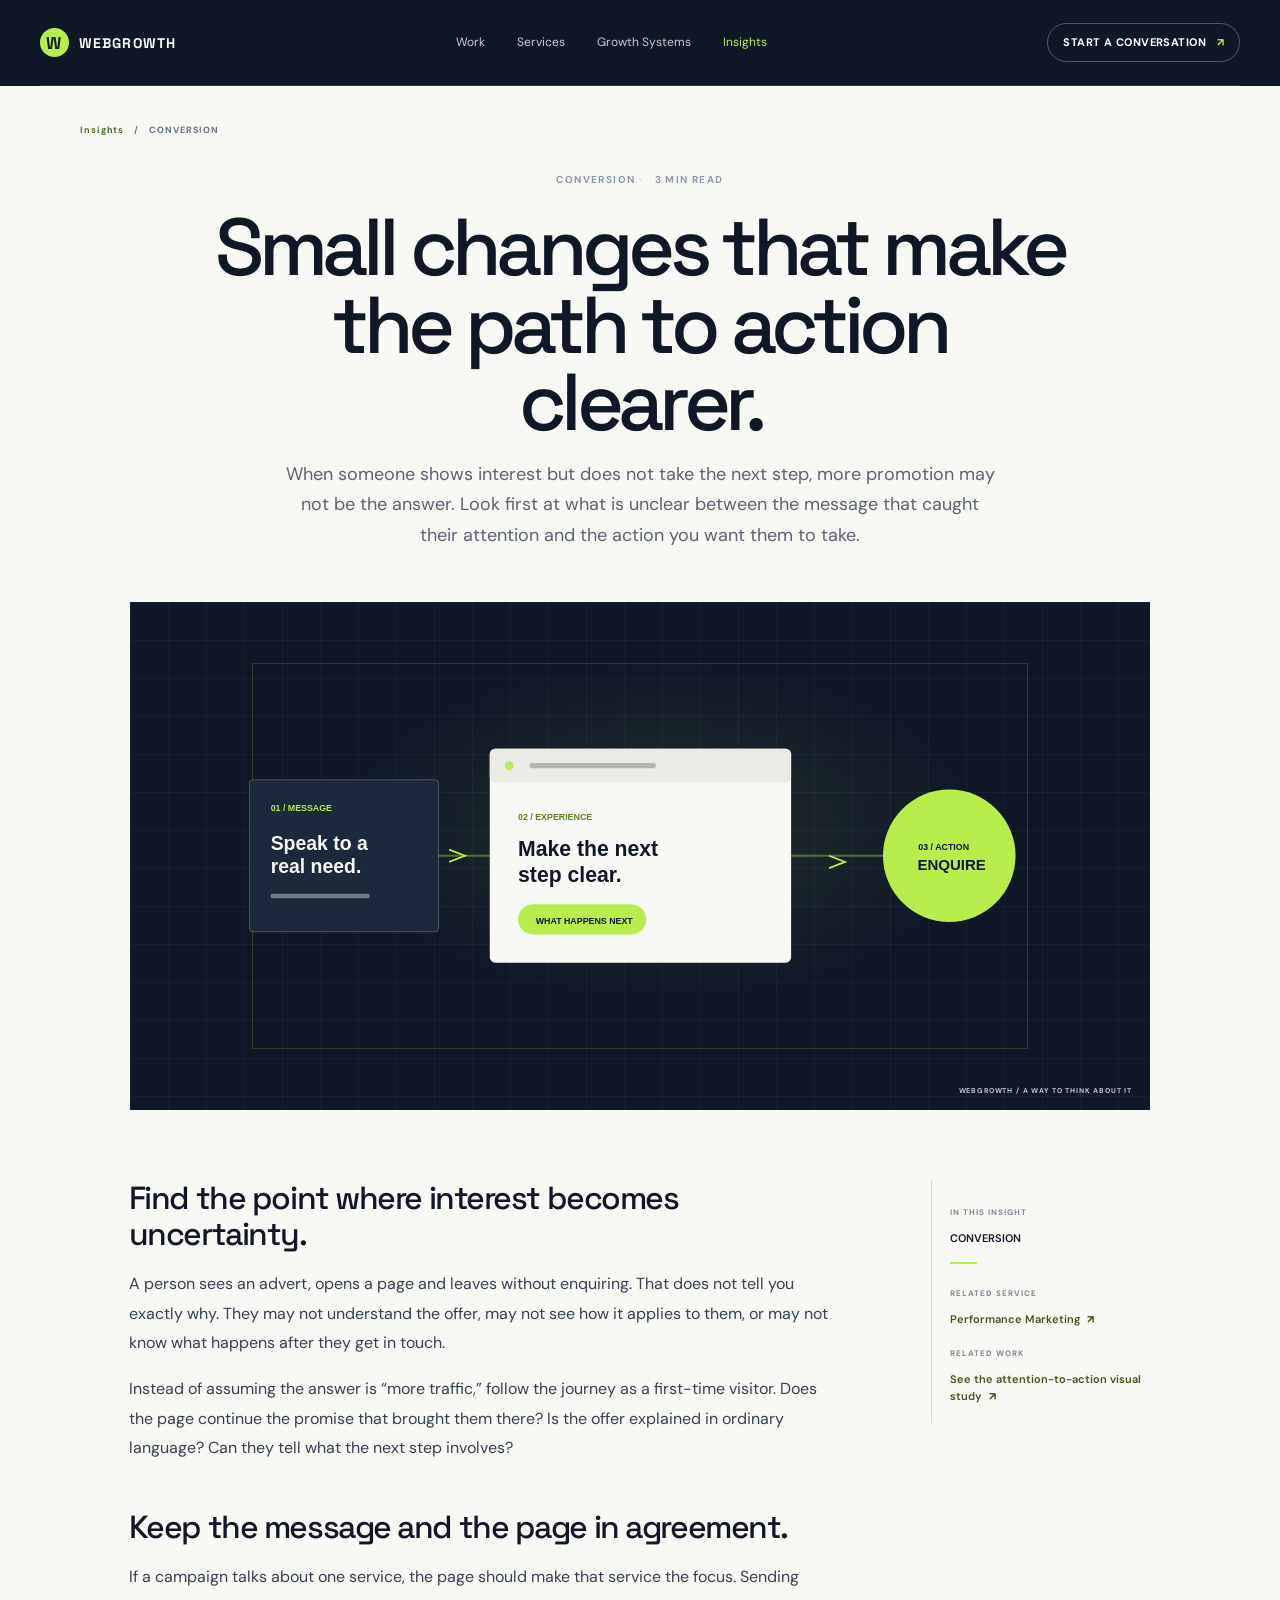
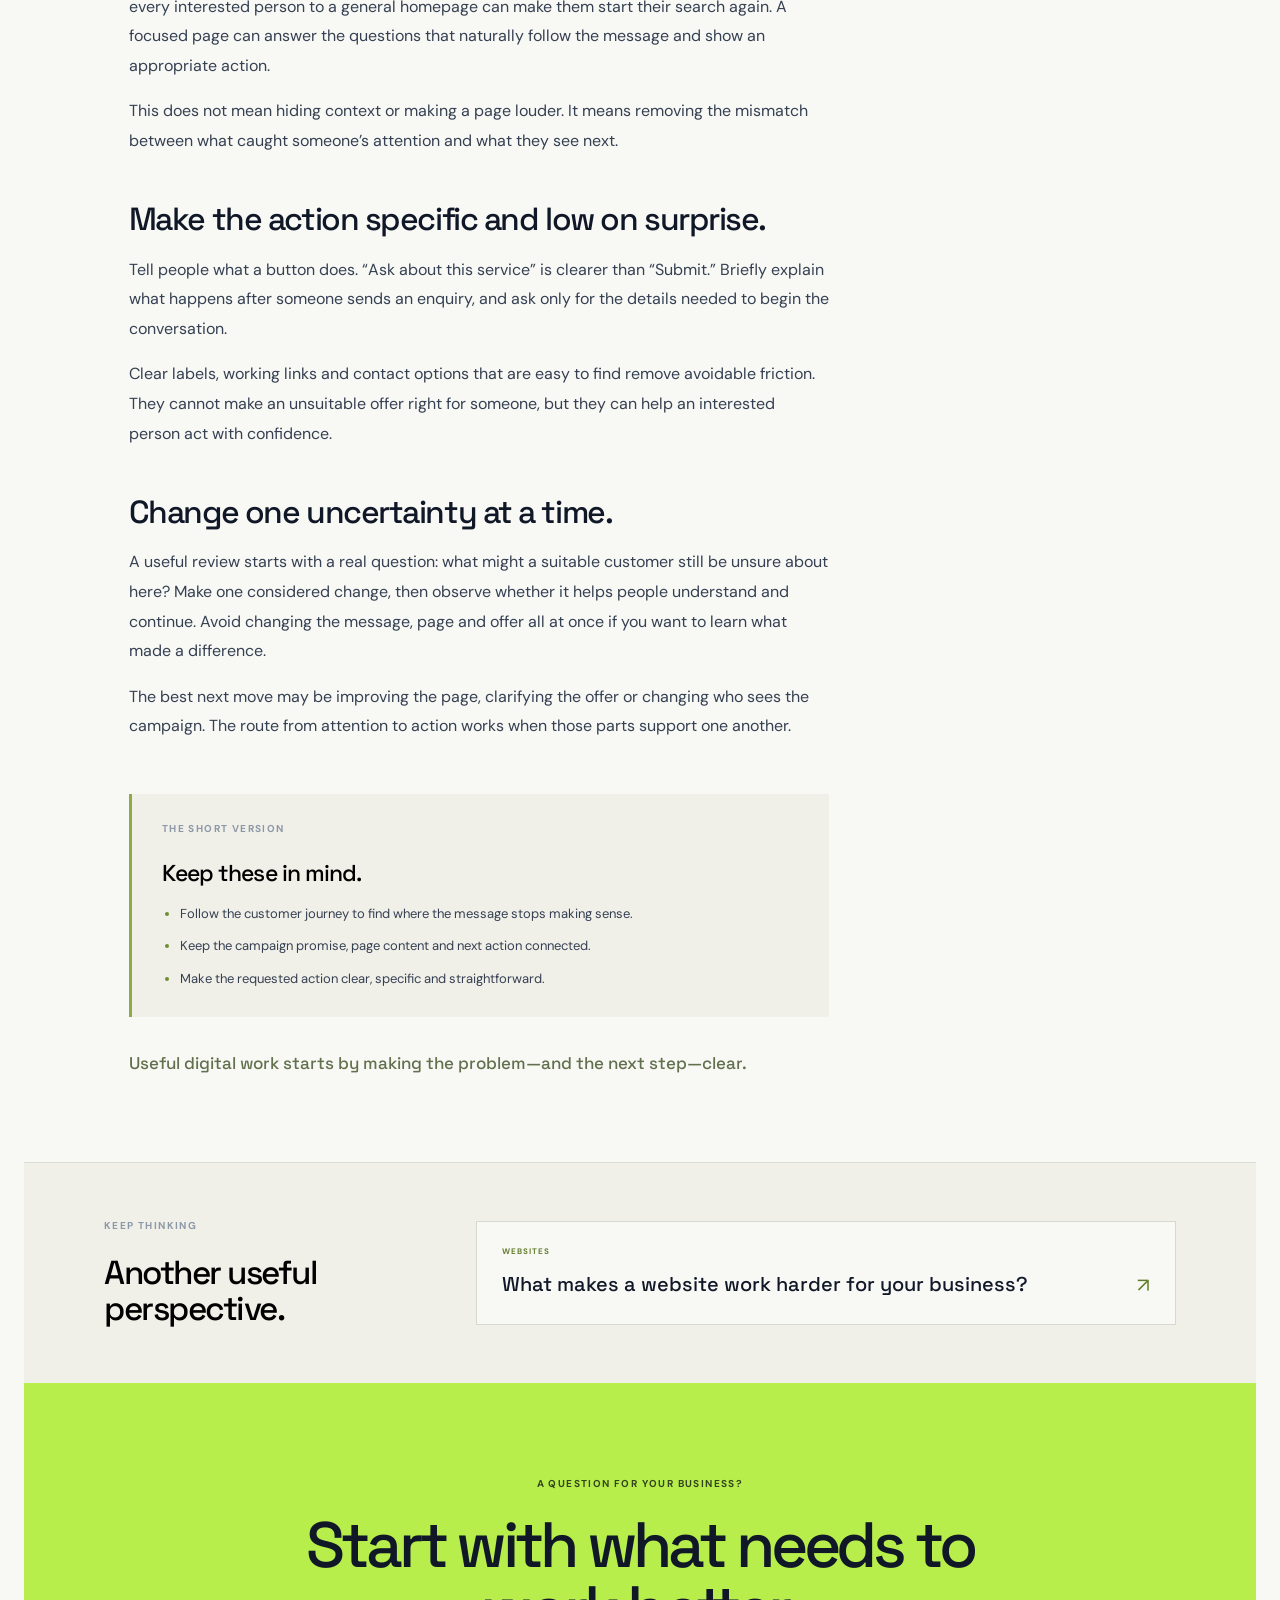
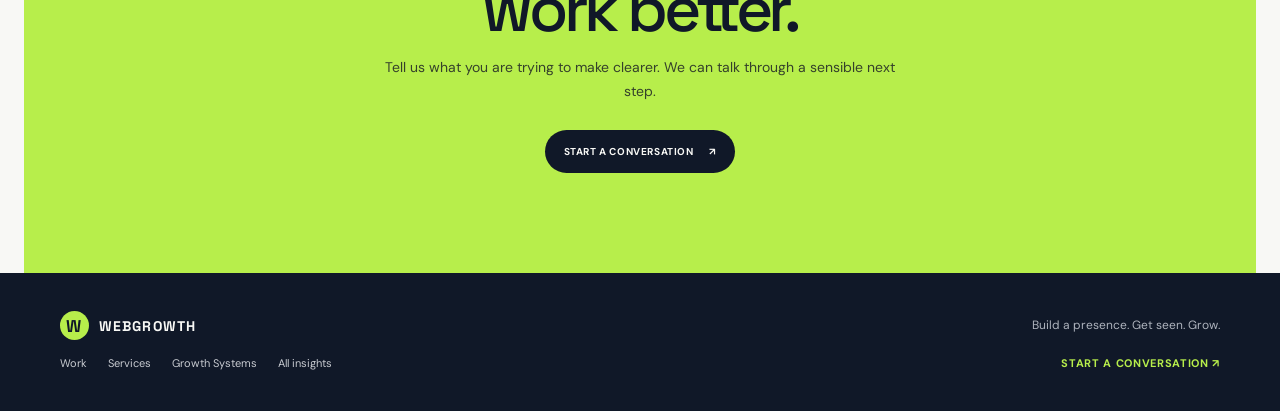
<file: insights/conversion.html>
<!DOCTYPE html>
<html lang="en">
<head>
    <meta charset="utf-8">
    <meta name="viewport" content="width=device-width, initial-scale=1">
    <title>Make the Path to Action Clearer | WebGrowth Insights</title>
    <meta name="description" content="When people show interest but do not take the next step, look for the uncertainty between the message and the action.">
    <meta property="og:title" content="Make the Path to Action Clearer | WebGrowth">
    <meta property="og:description" content="Simple questions to find where an interested visitor may be hesitating.">
    <meta property="og:type" content="article">
    <link rel="preconnect" href="https://fonts.googleapis.com">
    <link rel="preconnect" href="https://fonts.gstatic.com" crossorigin>
    <link href="https://fonts.googleapis.com/css2?family=DM+Sans:wght@400;500;600;700&family=Space+Grotesk:wght@400;500;600;700&display=swap" rel="stylesheet">
    <link href="../css/bootstrap.min.css" rel="stylesheet">
    <link href="../css/style.css" rel="stylesheet">
    <link href="../css/interactions.css" rel="stylesheet">
    <link href="../css/service-pages.css" rel="stylesheet">
    <link href="../css/insights.css" rel="stylesheet">
</head>
<body class="insight-article-page" data-insight="conversion">
    <a class="service-skip" href="#insight-article-main">Skip to article</a>
    <header class="service-header"><div class="service-header-inner">
        <a class="service-brand" href="../index.html#top" aria-label="WebGrowth home"><span>W</span> WEBGROWTH</a>
        <nav class="service-nav" aria-label="Main navigation">
            <a href="../work.html">Work</a><a href="../index.html#services">Services</a><a href="../growth-system.html">Growth Systems</a><a href="../insights.html" aria-current="page">Insights</a>
        </nav>
        <a class="service-nav-cta" href="../index.html#contact">Start a conversation <span aria-hidden="true">↗</span></a>
    </div></header>
    <main id="insight-article-main" class="insight-article-shell">
        <p class="insight-article-loading">Loading this WebGrowth insight…</p>
        <noscript><p class="insight-article-loading">This article needs JavaScript to display. <a href="../insights.html">Browse all insights</a>.</p></noscript>
    </main>
    <footer class="service-footer insights-footer">
        <a class="service-brand" href="../index.html#top"><span>W</span> WEBGROWTH</a><p>Build a presence. Get seen. Grow.</p>
        <nav aria-label="Explore WebGrowth"><a href="../work.html">Work</a><a href="../index.html#services">Services</a><a href="../growth-system.html">Growth Systems</a><a href="../insights.html">All insights</a></nav>
        <a class="service-footer-contact" href="../index.html#contact">Start a conversation ↗</a>
    </footer>
    <script src="../js/insight-articles.js"></script>
</body>
</html>
</file>
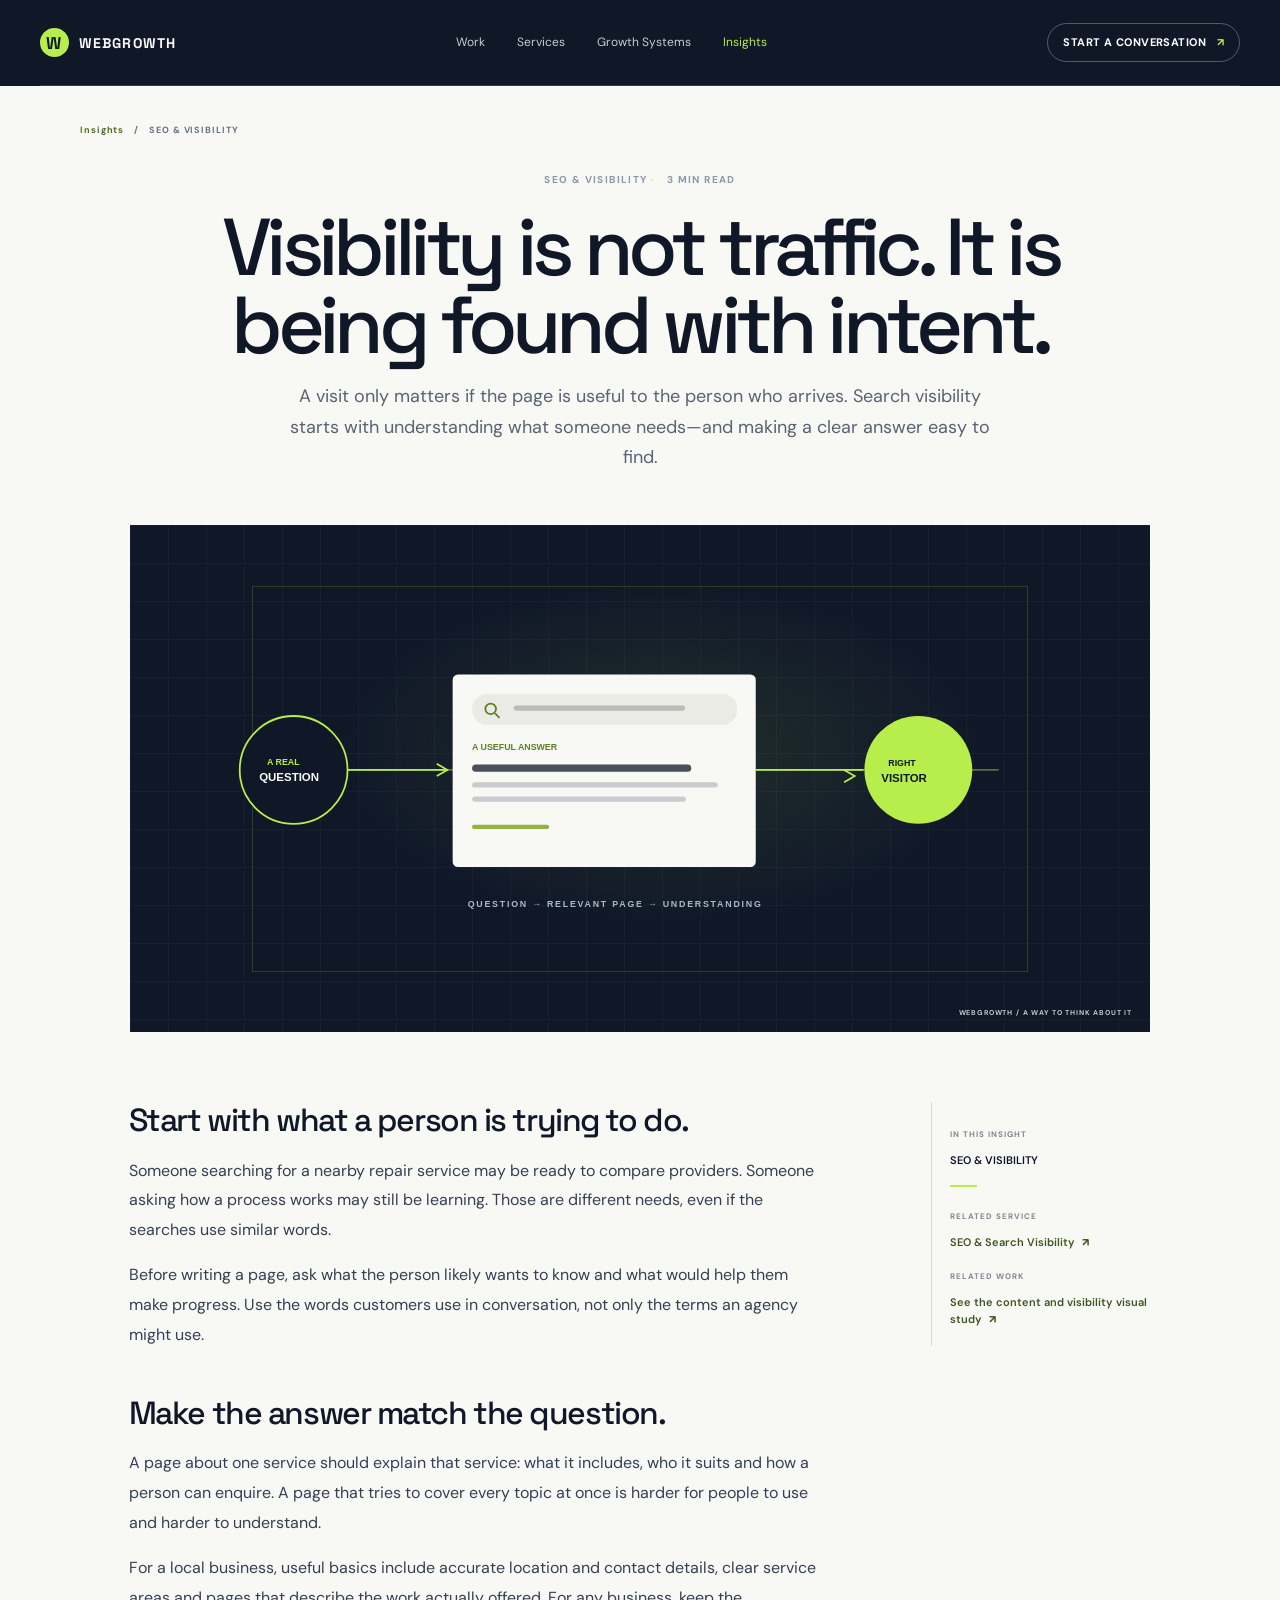
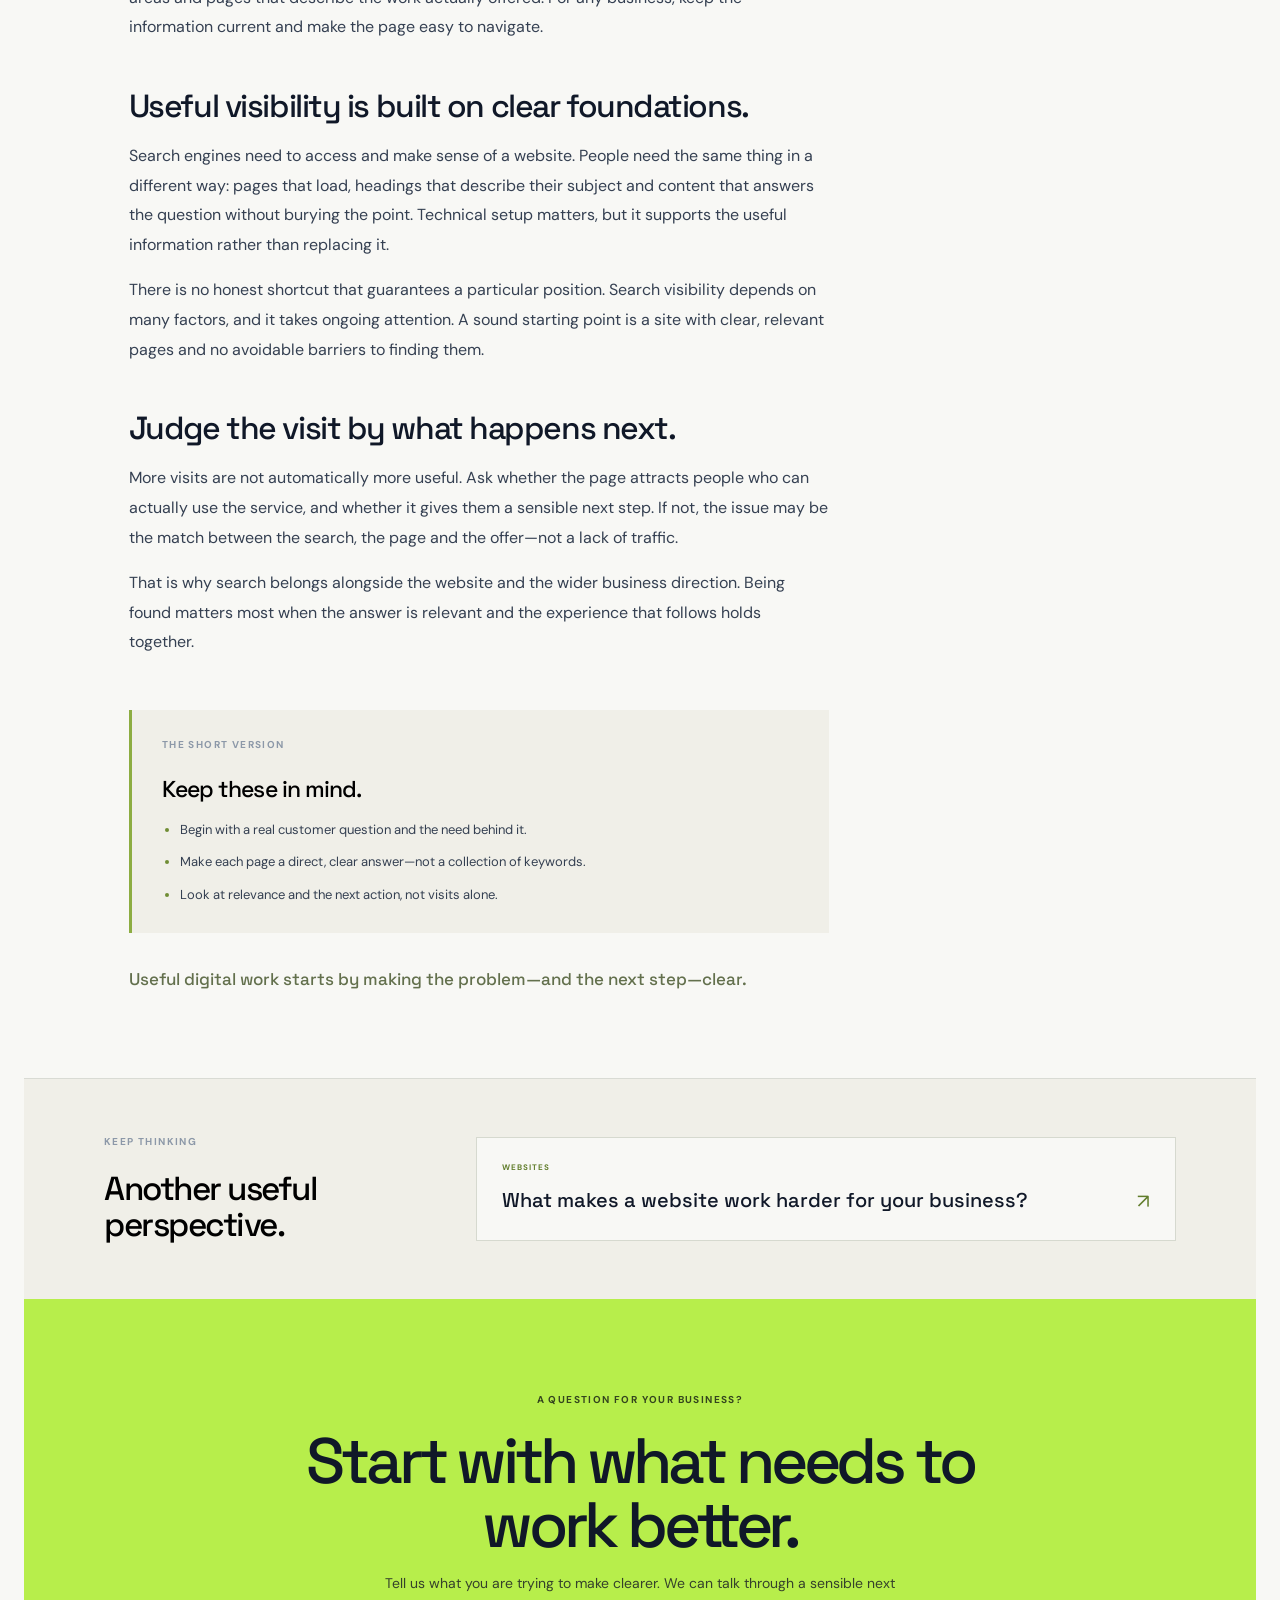
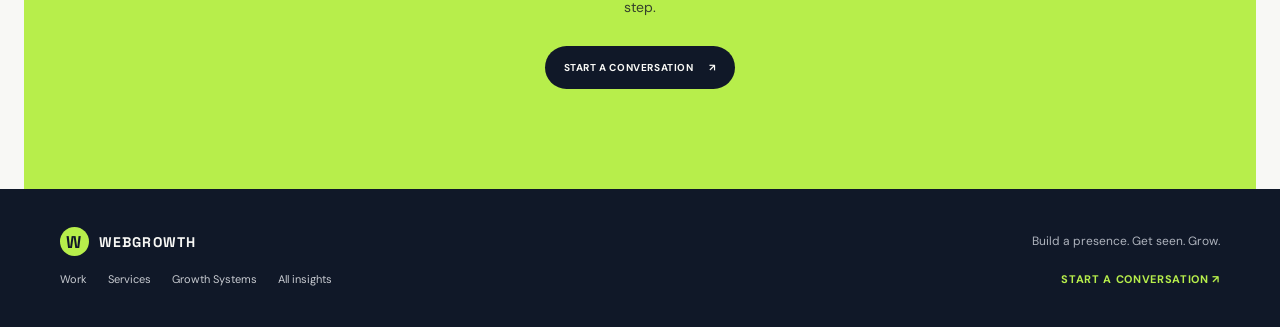
<file: insights/search.html>
<!DOCTYPE html>
<html lang="en">
<head>
    <meta charset="utf-8">
    <meta name="viewport" content="width=device-width, initial-scale=1">
    <title>Visibility Is Not Traffic | WebGrowth Insights</title>
    <meta name="description" content="A plain-language guide to search visibility: answer real customer questions instead of chasing visits for their own sake.">
    <meta property="og:title" content="Visibility Is Not Traffic | WebGrowth">
    <meta property="og:description" content="Search is useful when the right people can find answers that fit what they need.">
    <meta property="og:type" content="article">
    <link rel="preconnect" href="https://fonts.googleapis.com">
    <link rel="preconnect" href="https://fonts.gstatic.com" crossorigin>
    <link href="https://fonts.googleapis.com/css2?family=DM+Sans:wght@400;500;600;700&family=Space+Grotesk:wght@400;500;600;700&display=swap" rel="stylesheet">
    <link href="../css/bootstrap.min.css" rel="stylesheet">
    <link href="../css/style.css" rel="stylesheet">
    <link href="../css/interactions.css" rel="stylesheet">
    <link href="../css/service-pages.css" rel="stylesheet">
    <link href="../css/insights.css" rel="stylesheet">
</head>
<body class="insight-article-page" data-insight="search">
    <a class="service-skip" href="#insight-article-main">Skip to article</a>
    <header class="service-header"><div class="service-header-inner">
        <a class="service-brand" href="../index.html#top" aria-label="WebGrowth home"><span>W</span> WEBGROWTH</a>
        <nav class="service-nav" aria-label="Main navigation">
            <a href="../work.html">Work</a><a href="../index.html#services">Services</a><a href="../growth-system.html">Growth Systems</a><a href="../insights.html" aria-current="page">Insights</a>
        </nav>
        <a class="service-nav-cta" href="../index.html#contact">Start a conversation <span aria-hidden="true">↗</span></a>
    </div></header>
    <main id="insight-article-main" class="insight-article-shell">
        <p class="insight-article-loading">Loading this WebGrowth insight…</p>
        <noscript><p class="insight-article-loading">This article needs JavaScript to display. <a href="../insights.html">Browse all insights</a>.</p></noscript>
    </main>
    <footer class="service-footer insights-footer">
        <a class="service-brand" href="../index.html#top"><span>W</span> WEBGROWTH</a><p>Build a presence. Get seen. Grow.</p>
        <nav aria-label="Explore WebGrowth"><a href="../work.html">Work</a><a href="../index.html#services">Services</a><a href="../growth-system.html">Growth Systems</a><a href="../insights.html">All insights</a></nav>
        <a class="service-footer-contact" href="../index.html#contact">Start a conversation ↗</a>
    </footer>
    <script src="../js/insight-articles.js"></script>
</body>
</html>
</file>
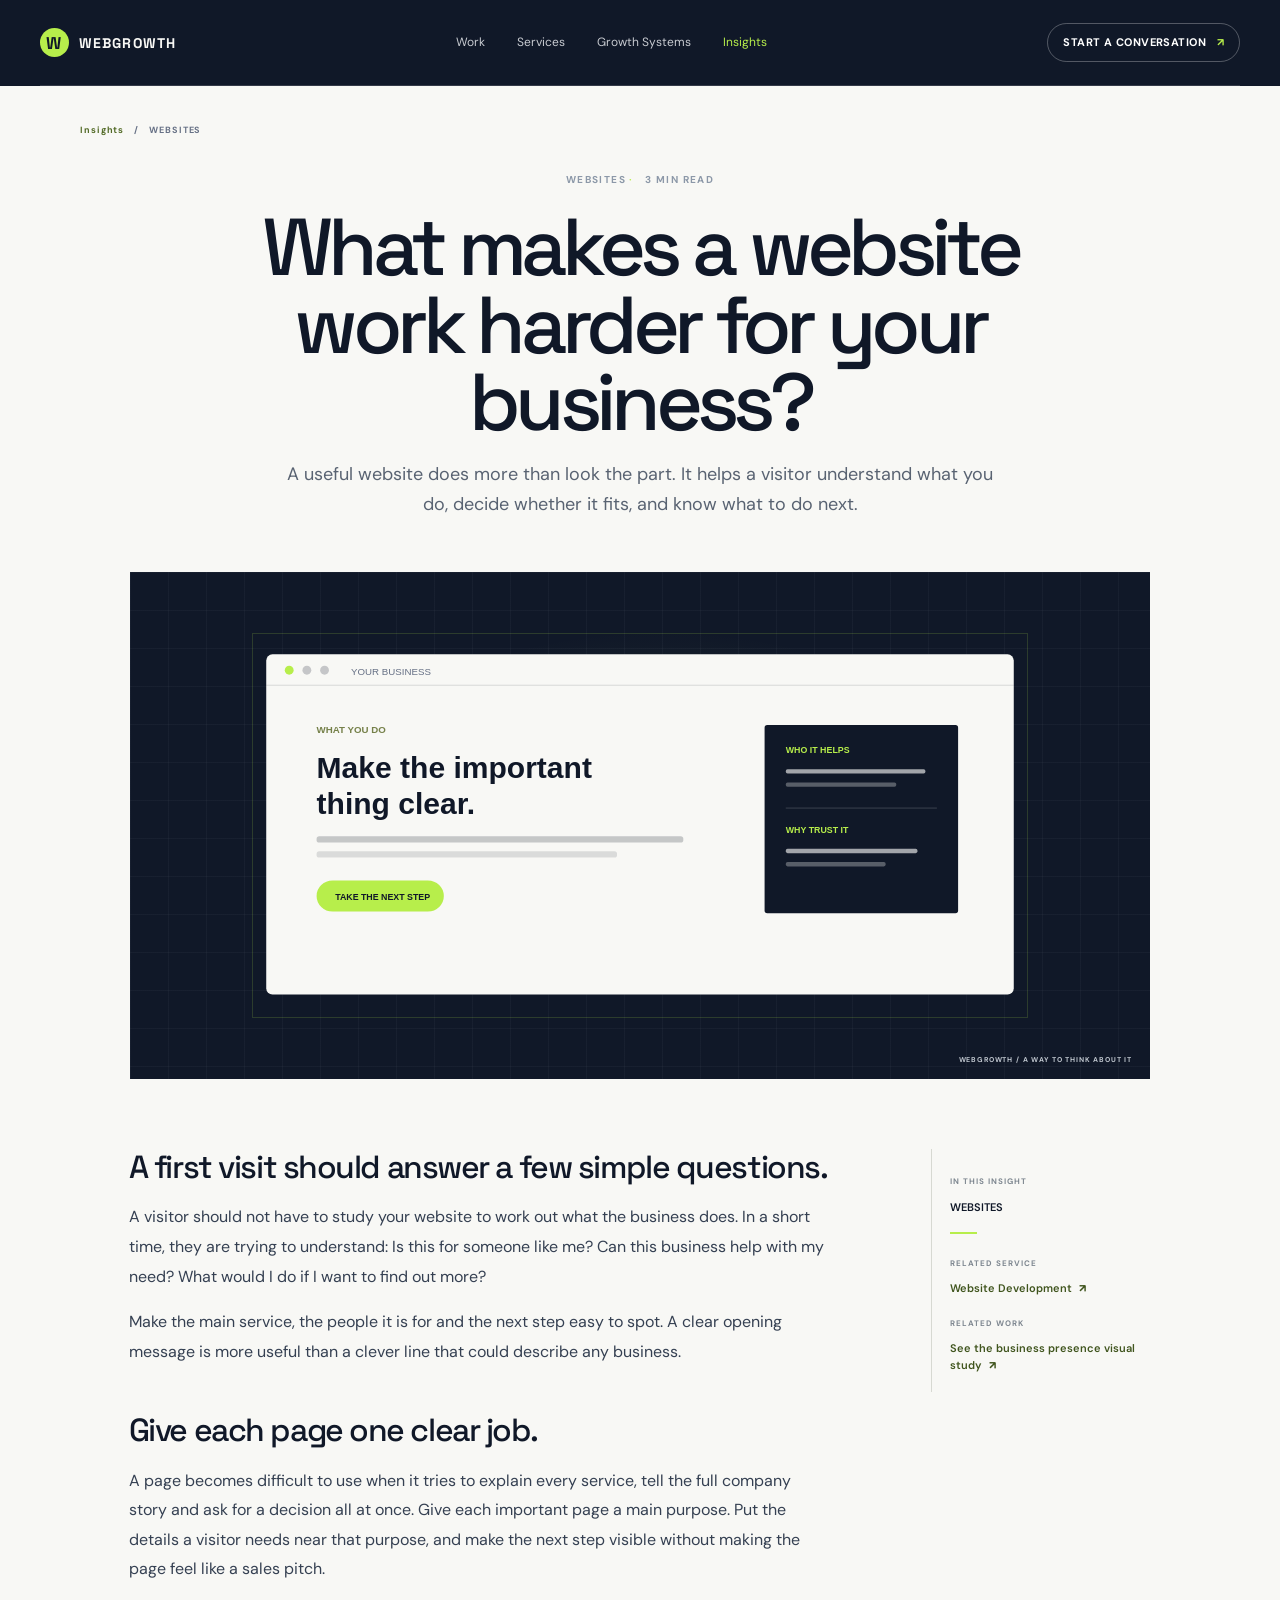
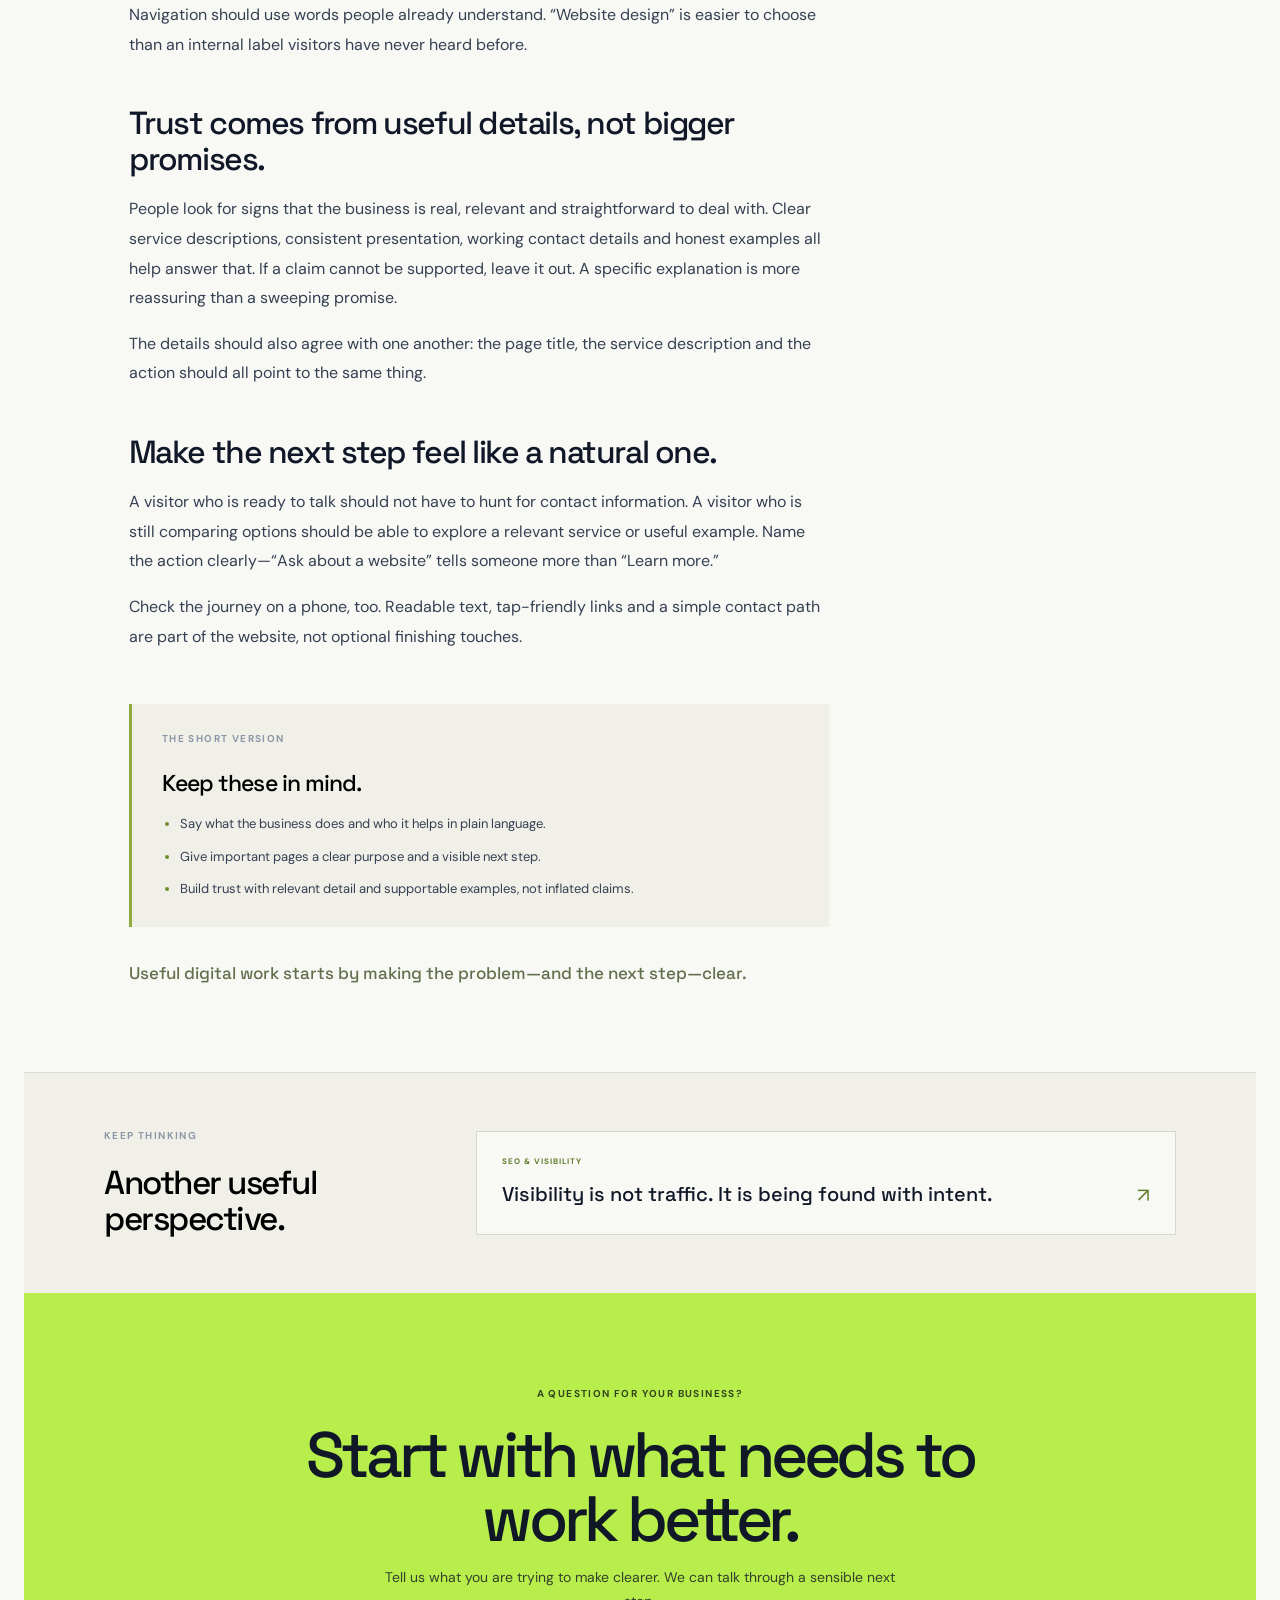
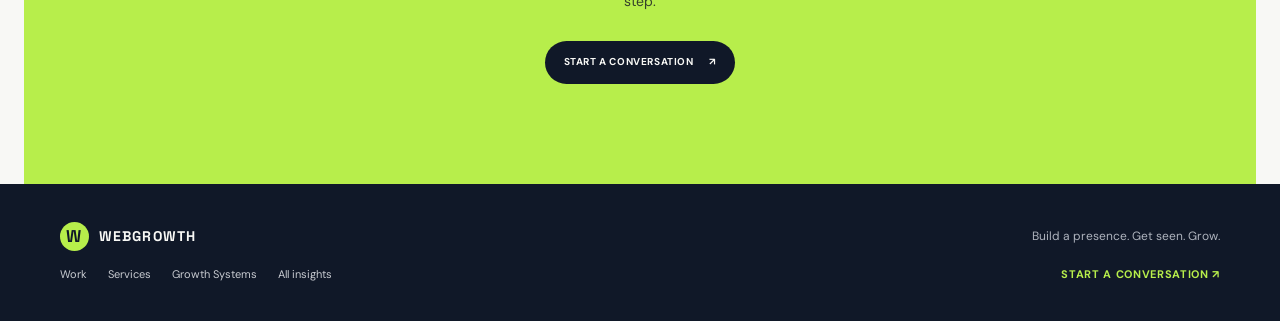
<file: insights/website.html>
<!DOCTYPE html>
<html lang="en">
<head>
    <meta charset="utf-8">
    <meta name="viewport" content="width=device-width, initial-scale=1">
    <title>What Makes a Website Work Harder? | WebGrowth Insights</title>
    <meta name="description" content="A practical way to think about what a business website needs to explain, reassure and make easy to do.">
    <meta property="og:title" content="What Makes a Website Work Harder? | WebGrowth">
    <meta property="og:description" content="A useful website helps people understand what you do, decide whether it fits and know what to do next.">
    <meta property="og:type" content="article">
    <link rel="preconnect" href="https://fonts.googleapis.com">
    <link rel="preconnect" href="https://fonts.gstatic.com" crossorigin>
    <link href="https://fonts.googleapis.com/css2?family=DM+Sans:wght@400;500;600;700&family=Space+Grotesk:wght@400;500;600;700&display=swap" rel="stylesheet">
    <link href="../css/bootstrap.min.css" rel="stylesheet">
    <link href="../css/style.css" rel="stylesheet">
    <link href="../css/interactions.css" rel="stylesheet">
    <link href="../css/service-pages.css" rel="stylesheet">
    <link href="../css/insights.css" rel="stylesheet">
</head>
<body class="insight-article-page" data-insight="website">
    <a class="service-skip" href="#insight-article-main">Skip to article</a>
    <header class="service-header"><div class="service-header-inner">
        <a class="service-brand" href="../index.html#top" aria-label="WebGrowth home"><span>W</span> WEBGROWTH</a>
        <nav class="service-nav" aria-label="Main navigation">
            <a href="../work.html">Work</a><a href="../index.html#services">Services</a><a href="../growth-system.html">Growth Systems</a><a href="../insights.html" aria-current="page">Insights</a>
        </nav>
        <a class="service-nav-cta" href="../index.html#contact">Start a conversation <span aria-hidden="true">↗</span></a>
    </div></header>
    <main id="insight-article-main" class="insight-article-shell">
        <p class="insight-article-loading">Loading this WebGrowth insight…</p>
        <noscript><p class="insight-article-loading">This article needs JavaScript to display. <a href="../insights.html">Browse all insights</a>.</p></noscript>
    </main>
    <footer class="service-footer insights-footer">
        <a class="service-brand" href="../index.html#top"><span>W</span> WEBGROWTH</a><p>Build a presence. Get seen. Grow.</p>
        <nav aria-label="Explore WebGrowth"><a href="../work.html">Work</a><a href="../index.html#services">Services</a><a href="../growth-system.html">Growth Systems</a><a href="../insights.html">All insights</a></nav>
        <a class="service-footer-contact" href="../index.html#contact">Start a conversation ↗</a>
    </footer>
    <script src="../js/insight-articles.js"></script>
</body>
</html>
</file>
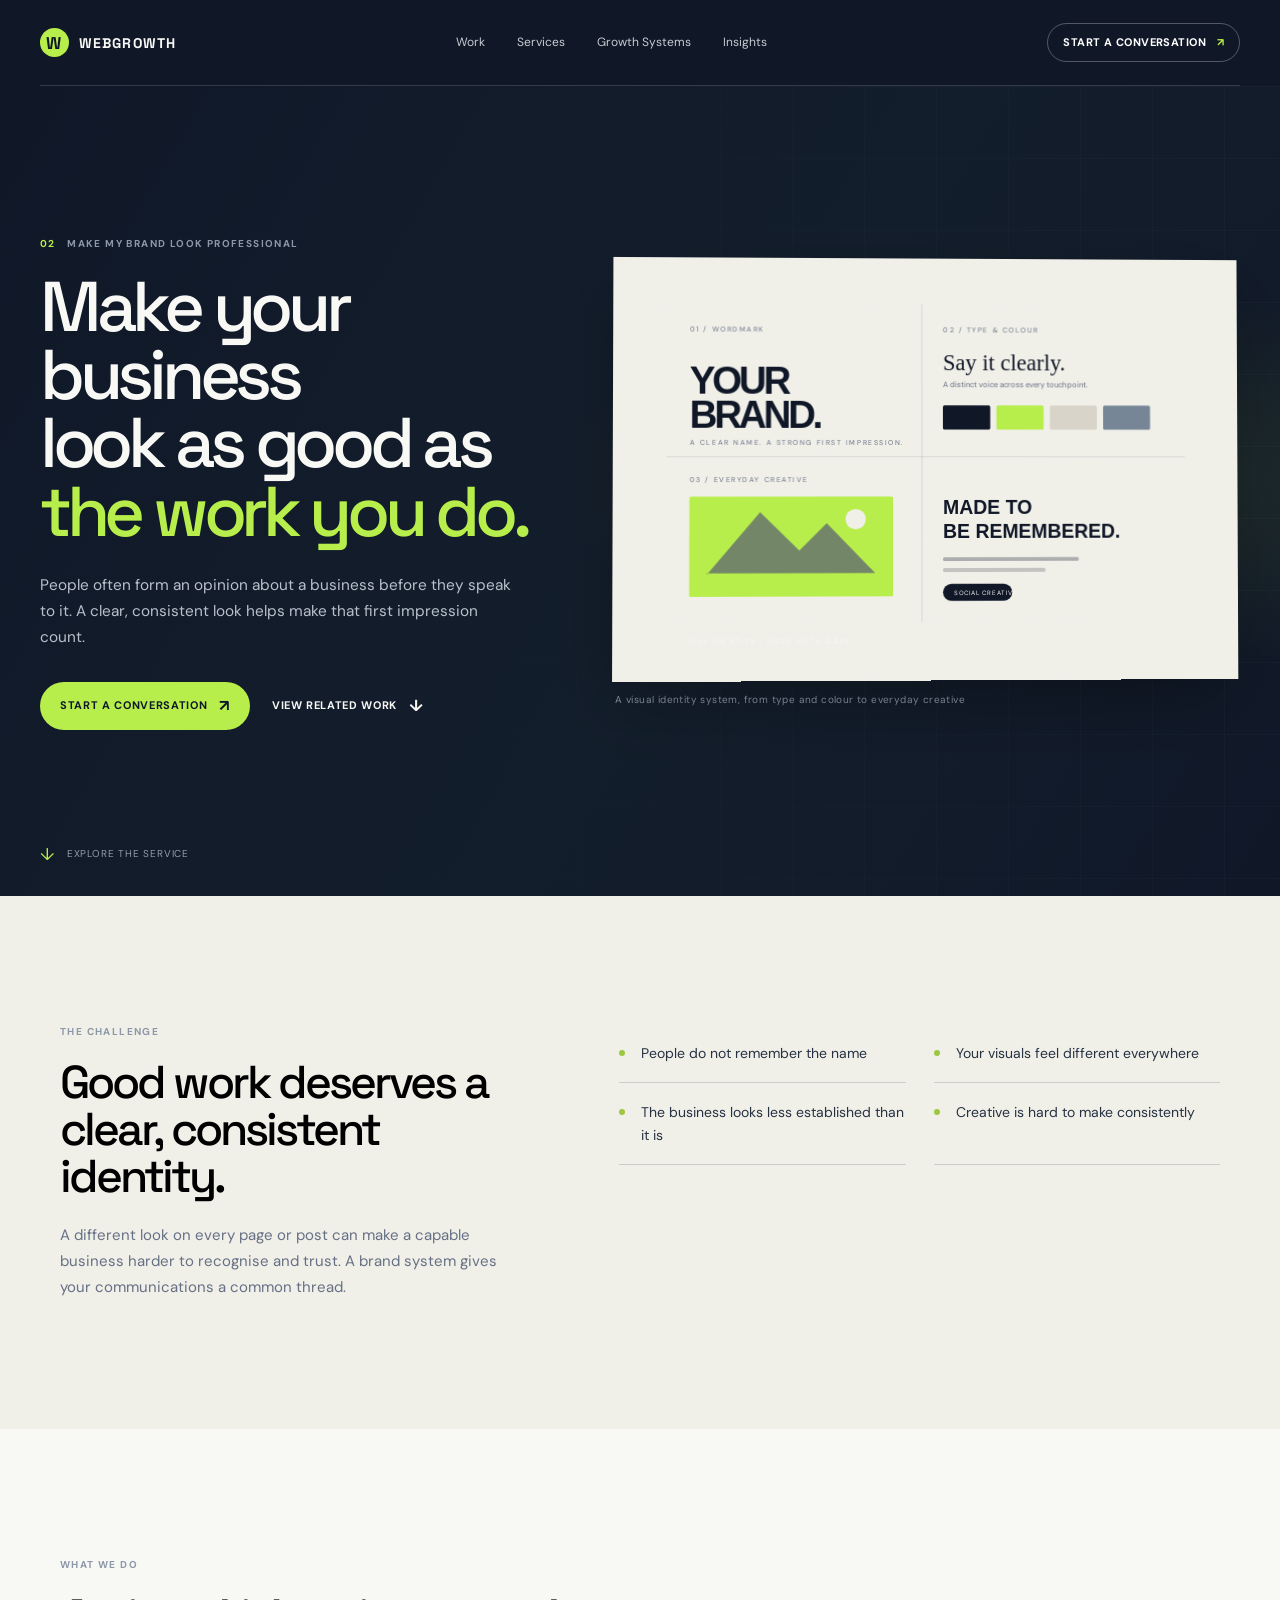
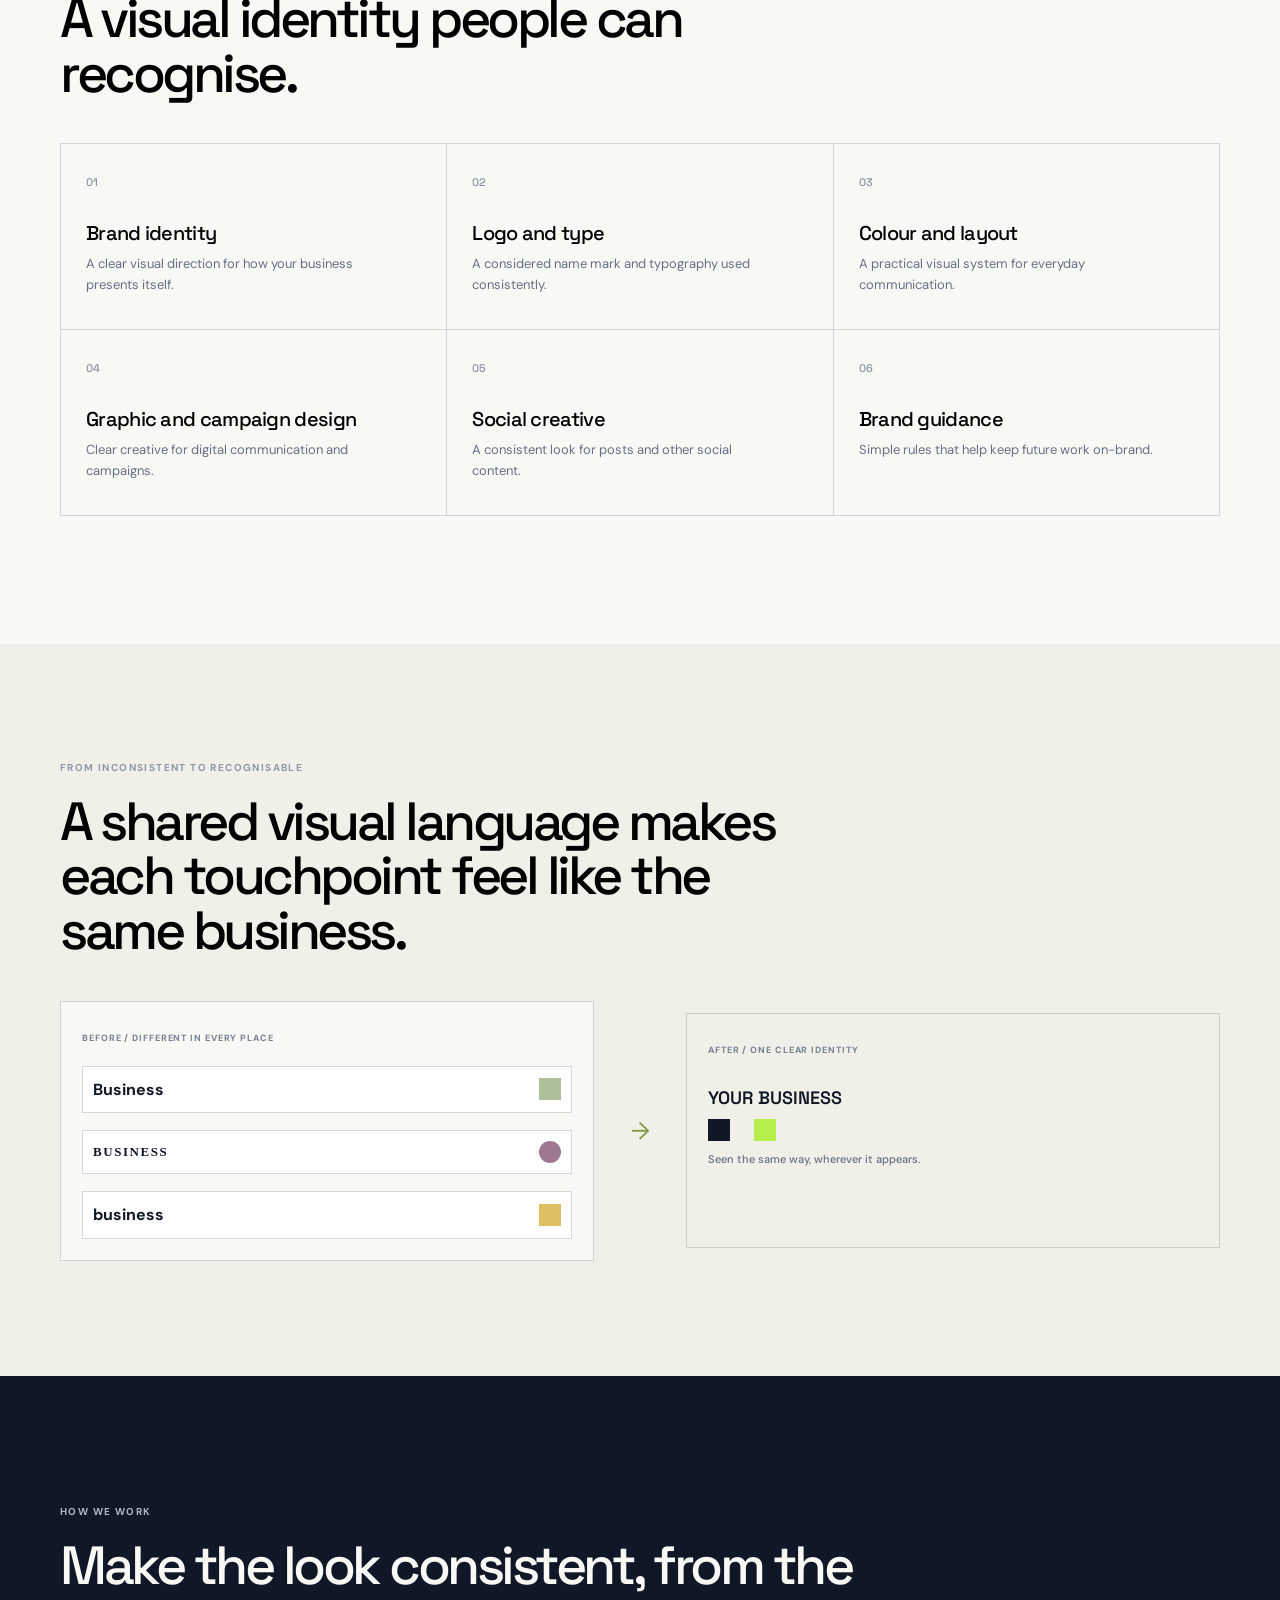
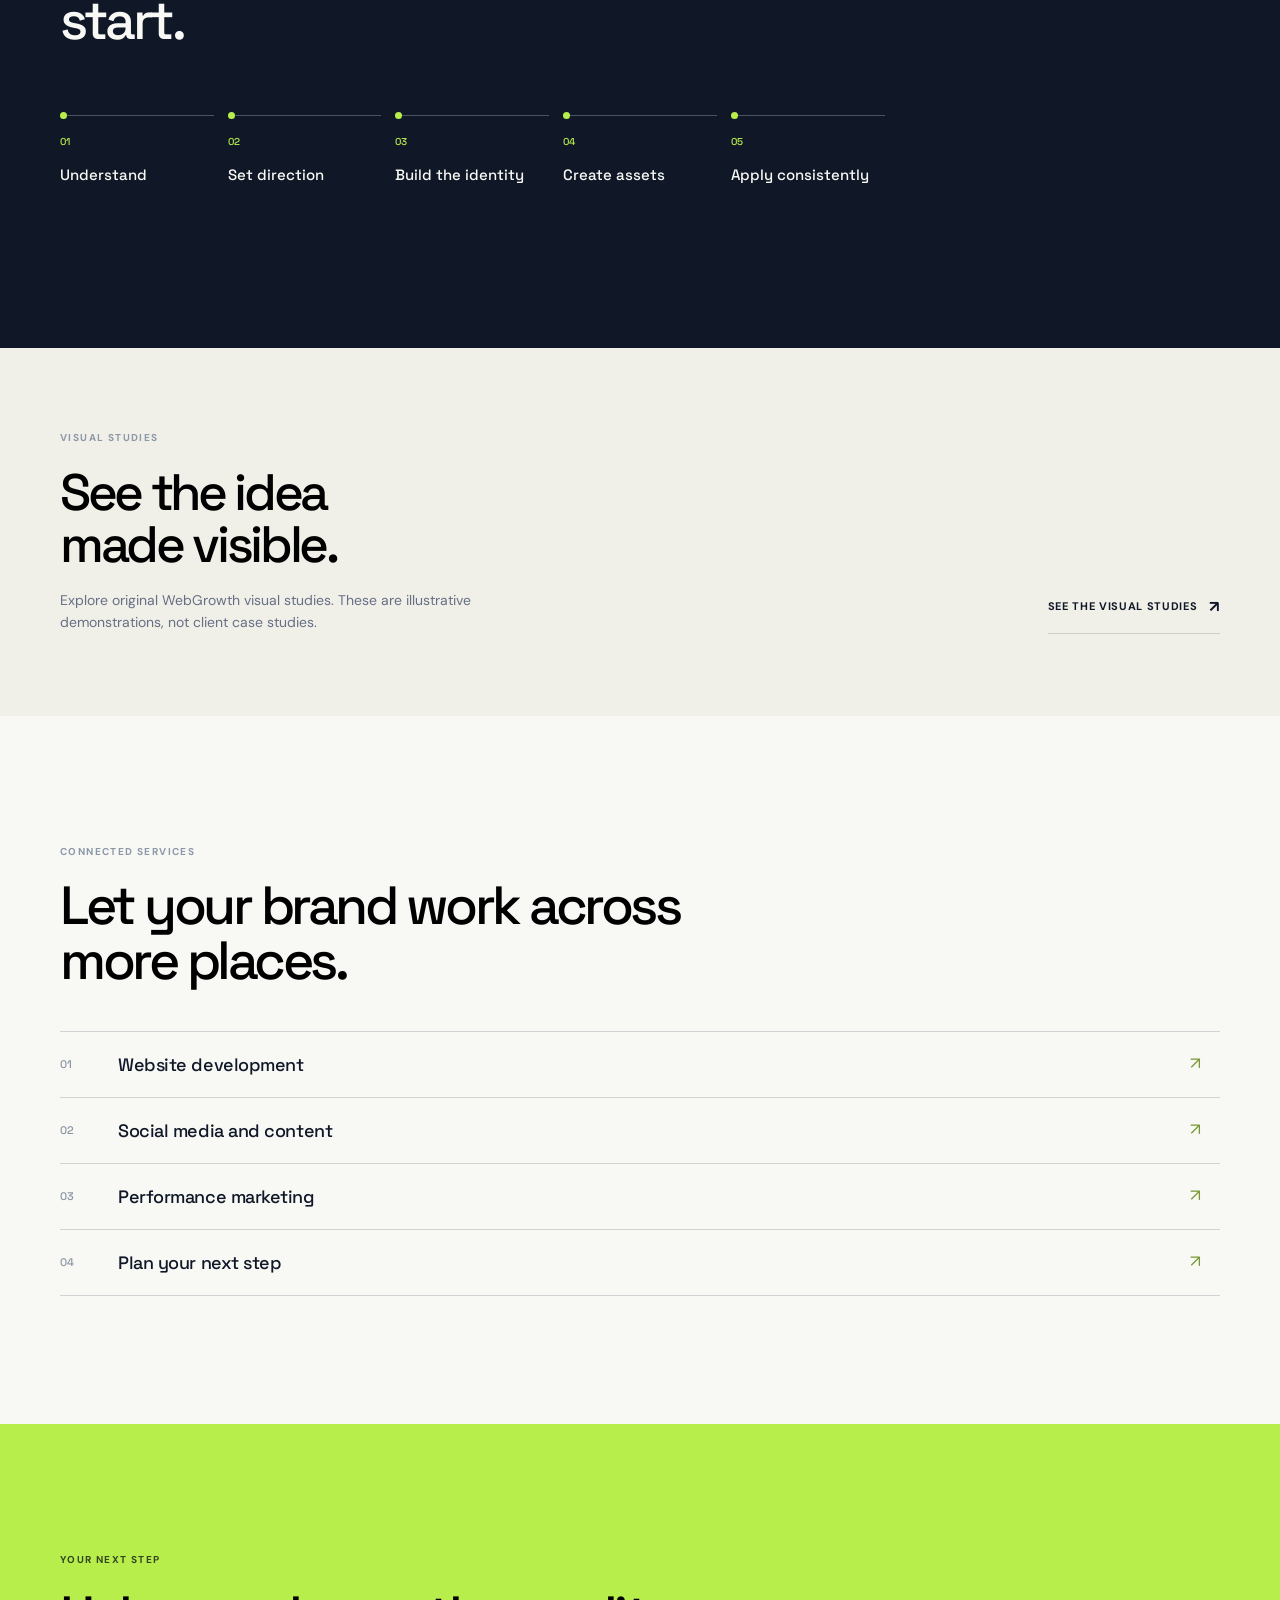
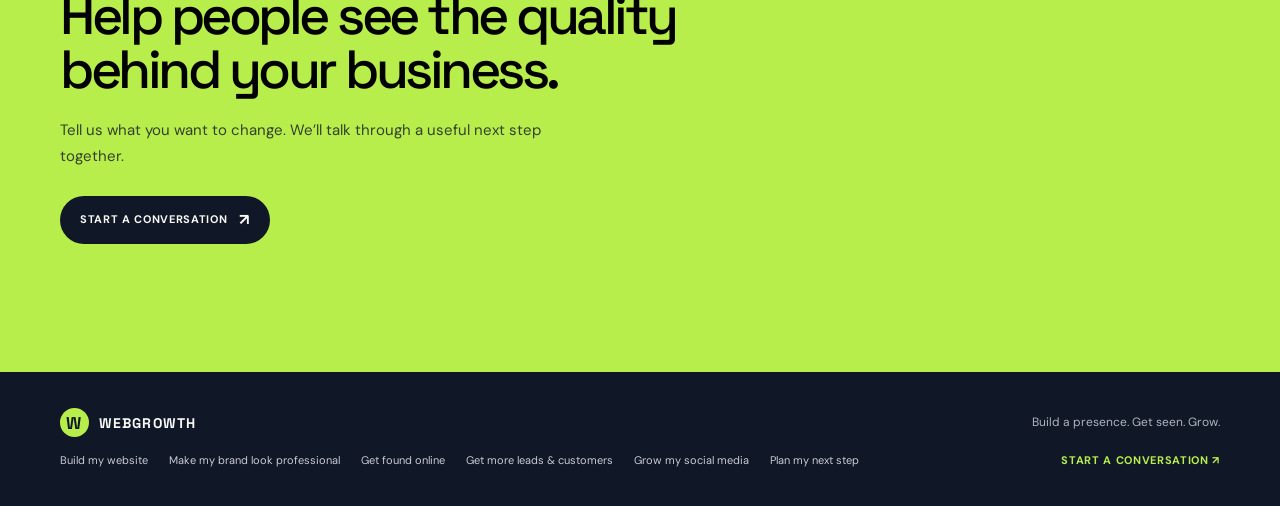
<file: services/branding.html>
<!DOCTYPE html>
<html lang="en">
<head>
    <meta charset="utf-8">
    <meta name="viewport" content="width=device-width, initial-scale=1">
    <title>Branding &amp; Design | WebGrowth</title>
    <meta name="description" content="Make your business look clear, memorable and trustworthy with a consistent visual identity and creative.">
    <link rel="preconnect" href="https://fonts.googleapis.com">
    <link rel="preconnect" href="https://fonts.gstatic.com" crossorigin>
    <link href="https://fonts.googleapis.com/css2?family=DM+Sans:wght@400;500;600;700&family=Space+Grotesk:wght@400;500;600;700&display=swap" rel="stylesheet">
    <link href="../css/bootstrap.min.css" rel="stylesheet">
    <link href="../css/style.css" rel="stylesheet">
    <link href="../css/interactions.css" rel="stylesheet">
    <link href="../css/service-pages.css" rel="stylesheet">
</head>
<body data-service="brand">
    <a class="service-skip" href="#service-main">Skip to content</a>
    <div id="service-app"><p class="service-loading">Loading Branding &amp; Design…</p></div>
    <noscript><p class="service-loading">To view this page, enable JavaScript or <a href="../index.html#contact">talk to WebGrowth</a>.</p></noscript>
    <script src="../js/service-pages.js"></script>
</body>
</html>
</file>
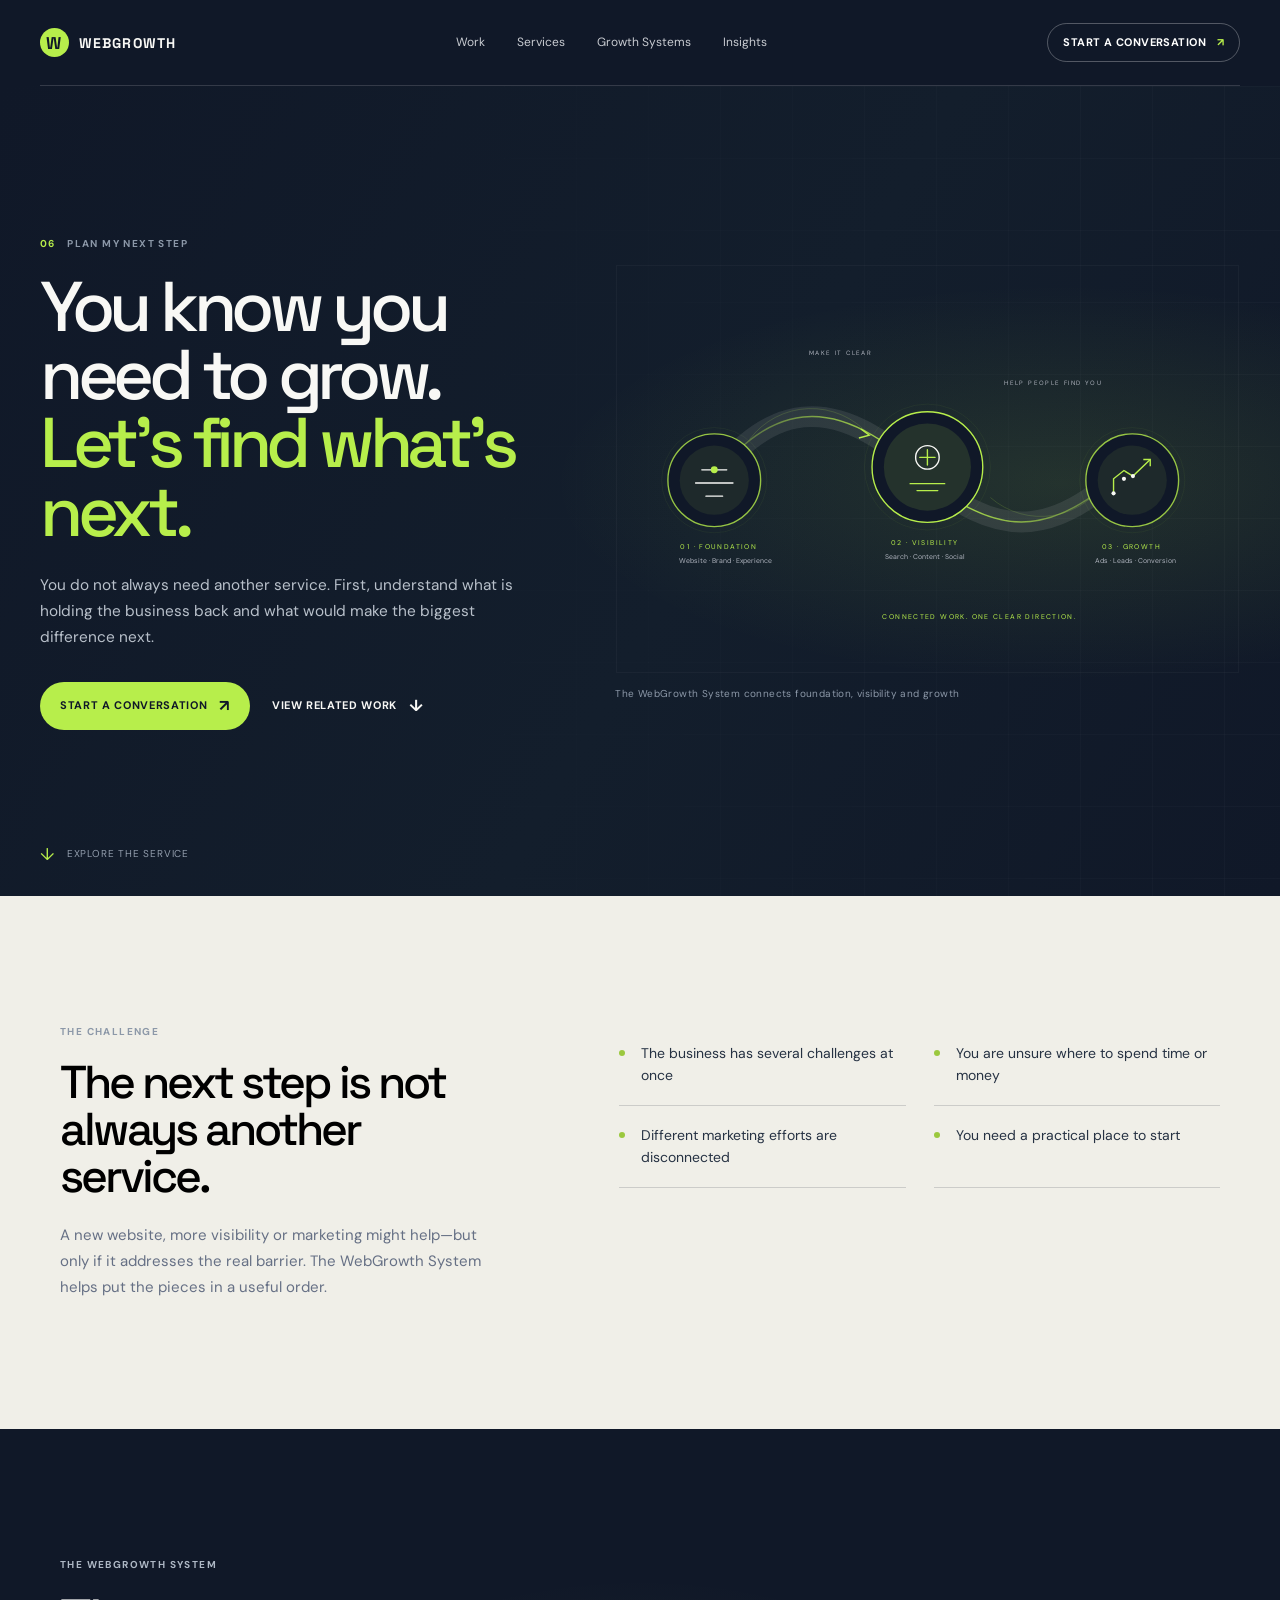
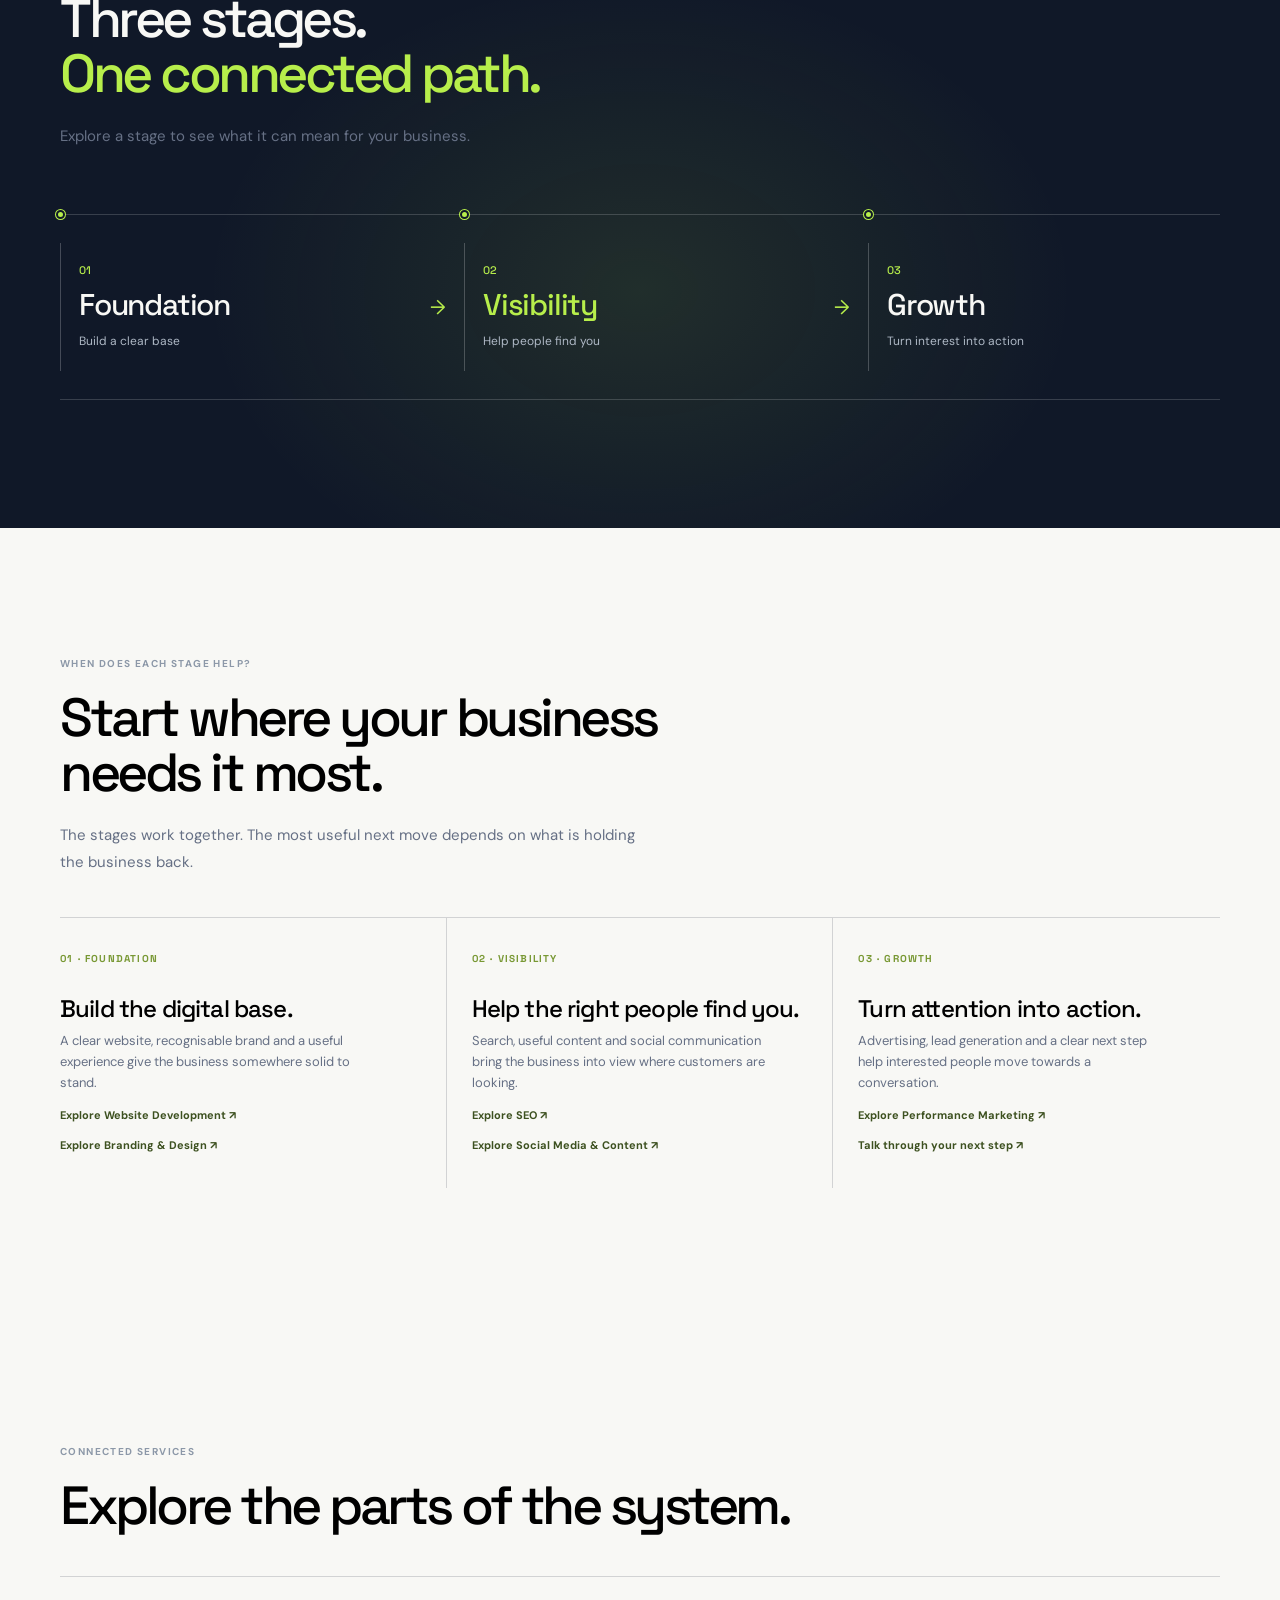
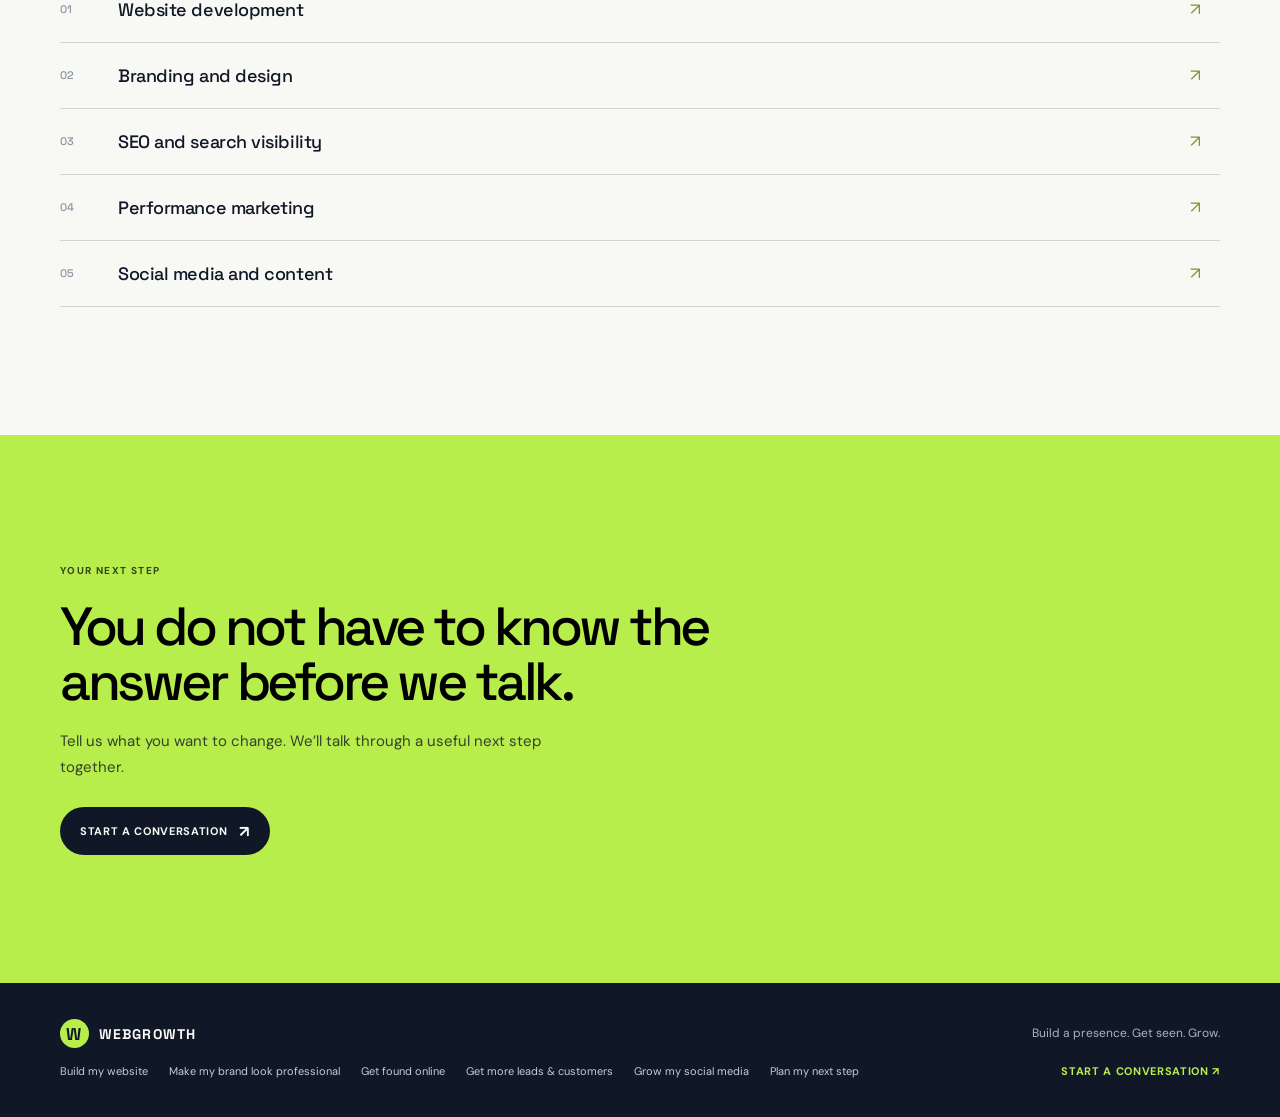
<file: services/growth-system.html>
<!DOCTYPE html>
<html lang="en">
<head>
    <meta charset="utf-8">
    <meta name="viewport" content="width=device-width, initial-scale=1">
    <title>Plan Your Next Step | The WebGrowth System</title>
    <meta name="description" content="Understand what your business needs next with the WebGrowth System: foundation, visibility and growth.">
    <link rel="preconnect" href="https://fonts.googleapis.com">
    <link rel="preconnect" href="https://fonts.gstatic.com" crossorigin>
    <link href="https://fonts.googleapis.com/css2?family=DM+Sans:wght@400;500;600;700&family=Space+Grotesk:wght@400;500;600;700&display=swap" rel="stylesheet">
    <link href="../css/bootstrap.min.css" rel="stylesheet">
    <link href="../css/style.css" rel="stylesheet">
    <link href="../css/interactions.css" rel="stylesheet">
    <link href="../css/service-pages.css" rel="stylesheet">
</head>
<body data-service="growth">
    <a class="service-skip" href="#service-main">Skip to content</a>
    <div id="service-app"><p class="service-loading">Loading the WebGrowth System…</p></div>
    <noscript><p class="service-loading">To view this page, enable JavaScript or <a href="../index.html#contact">talk to WebGrowth</a>.</p></noscript>
    <script src="../js/service-pages.js"></script>
</body>
</html>
</file>
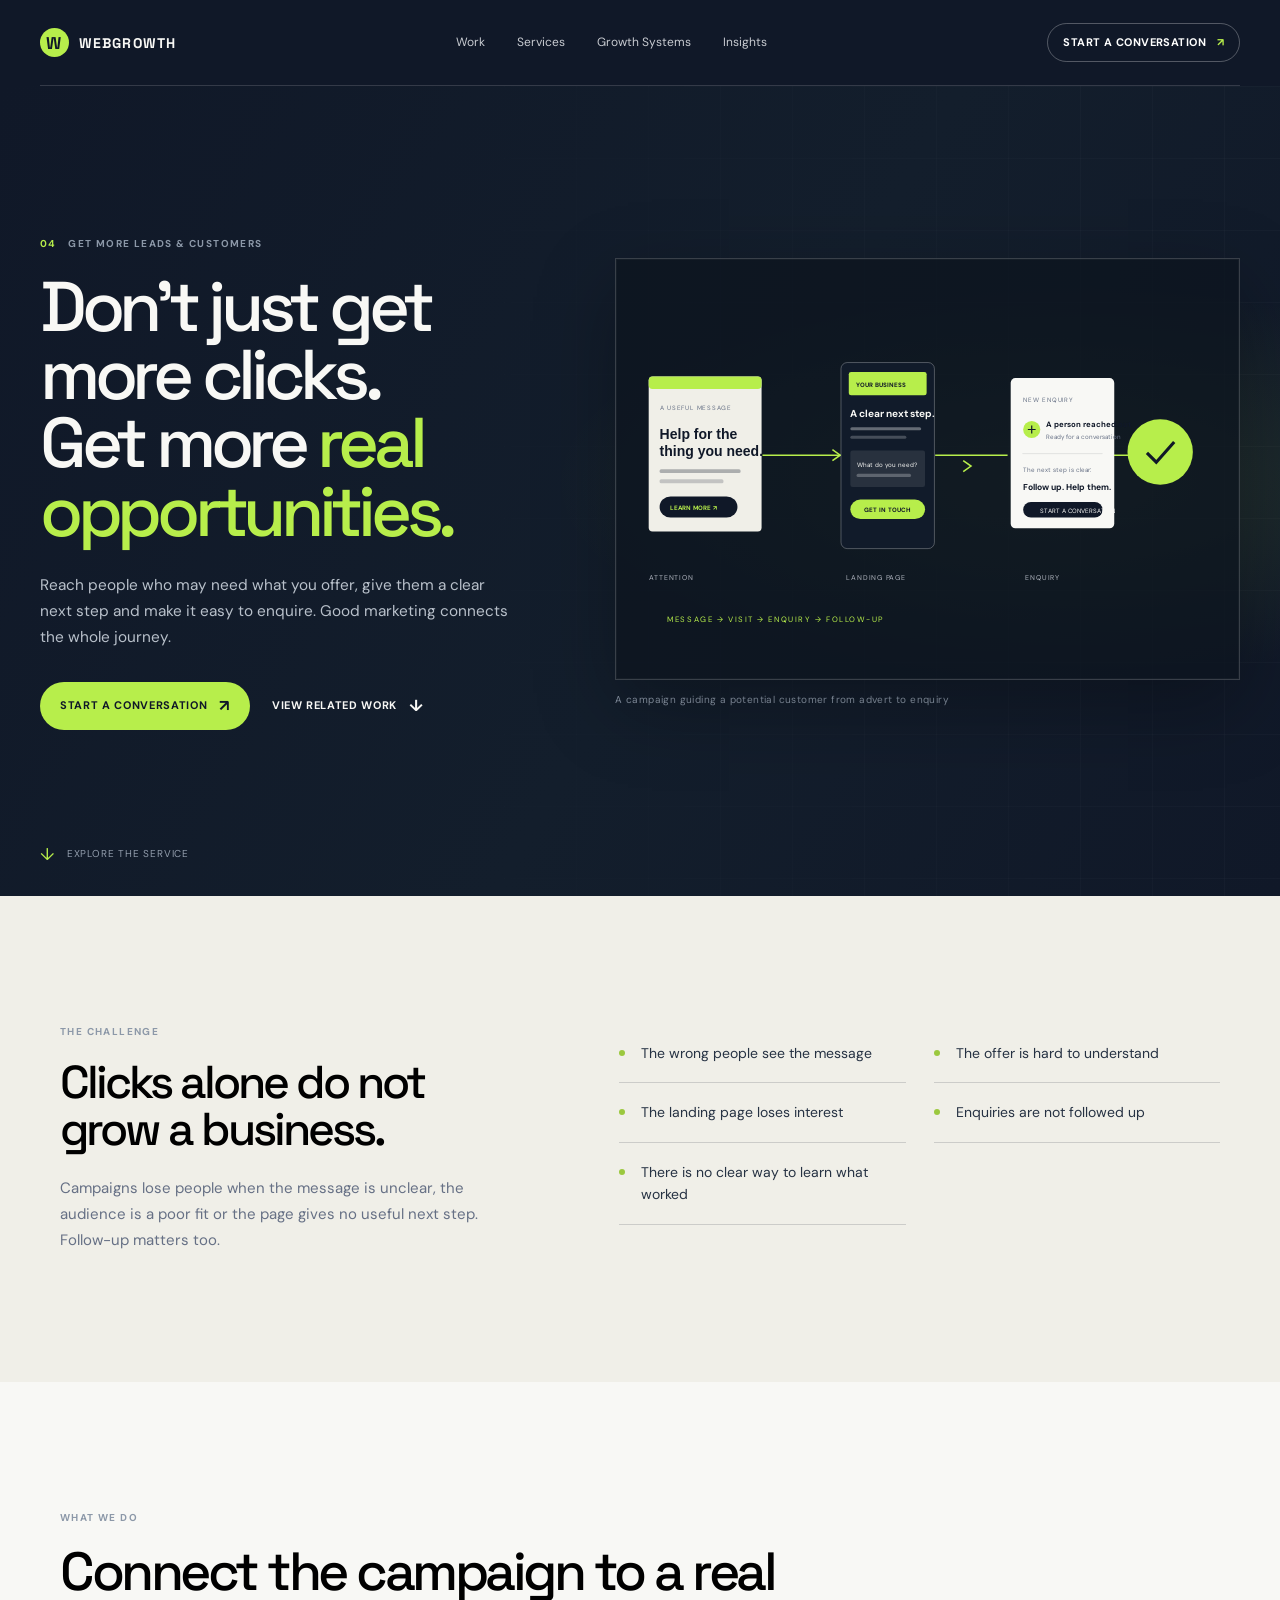
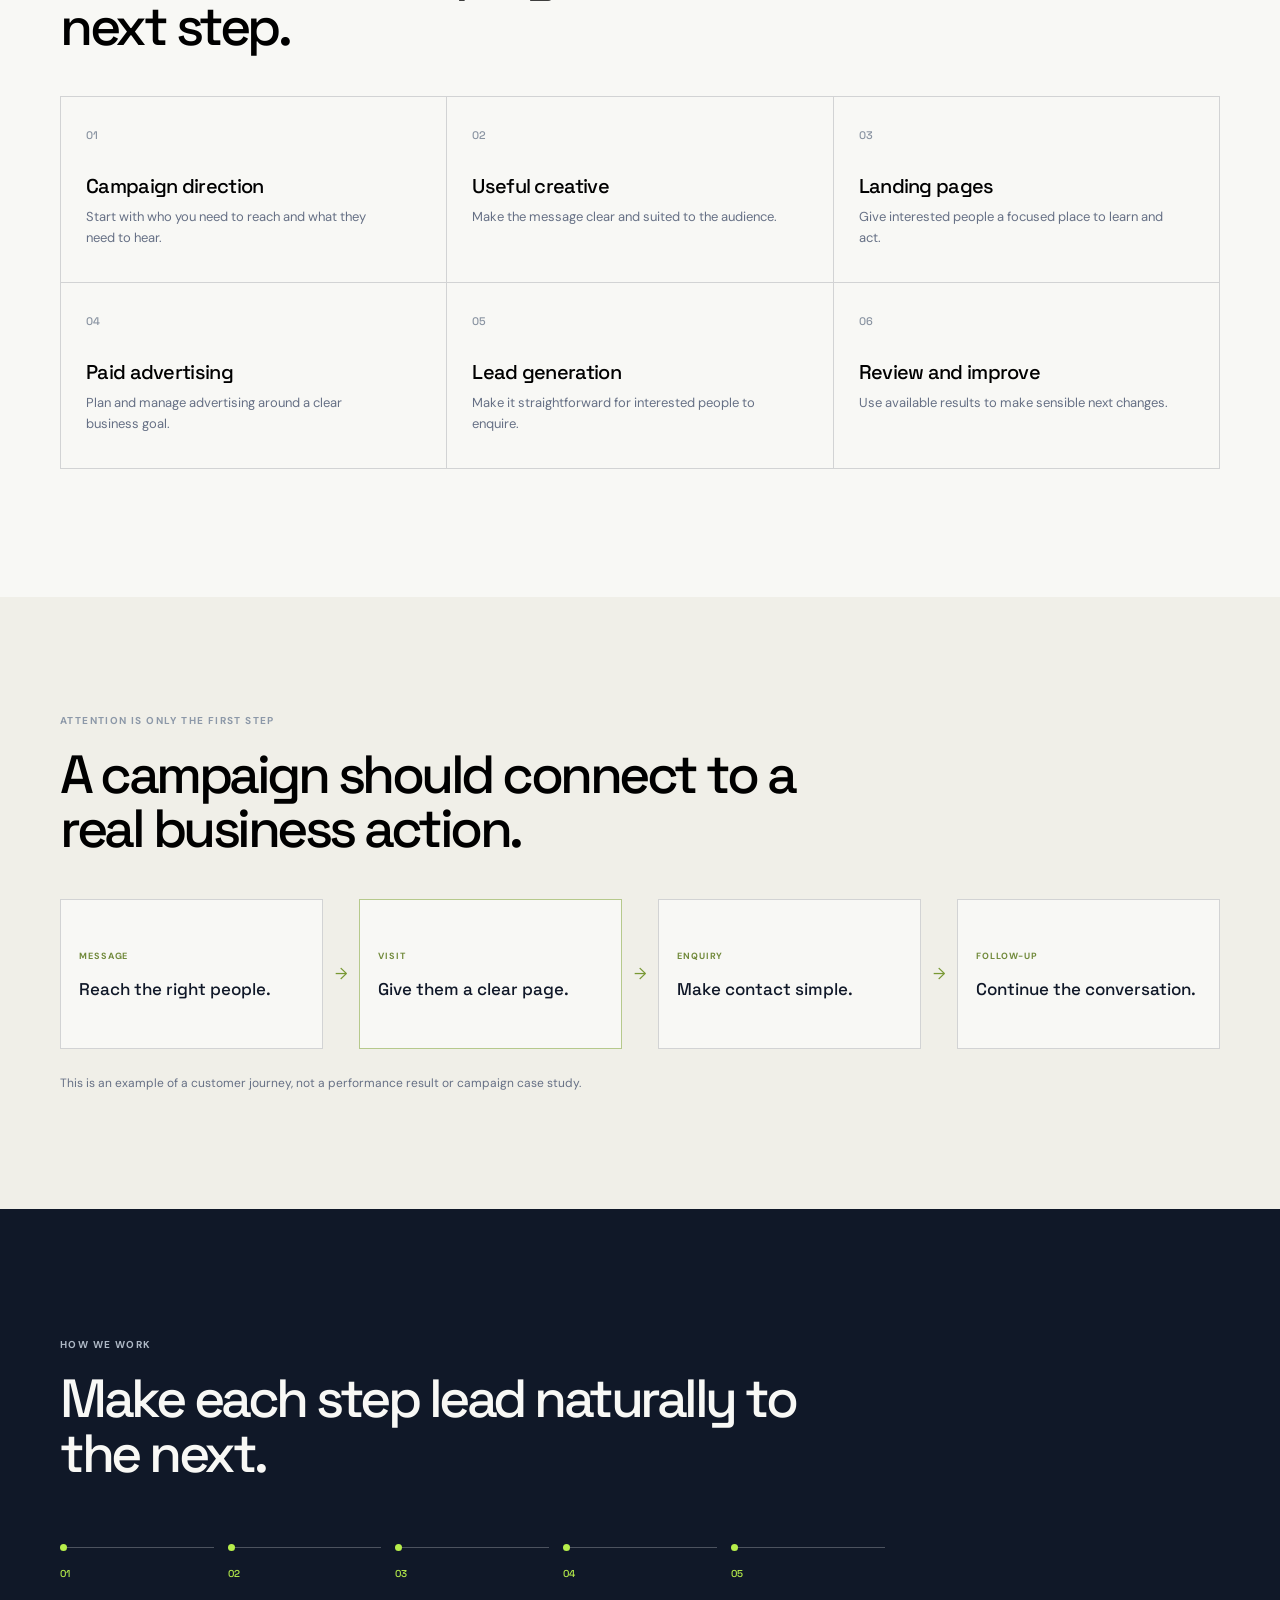
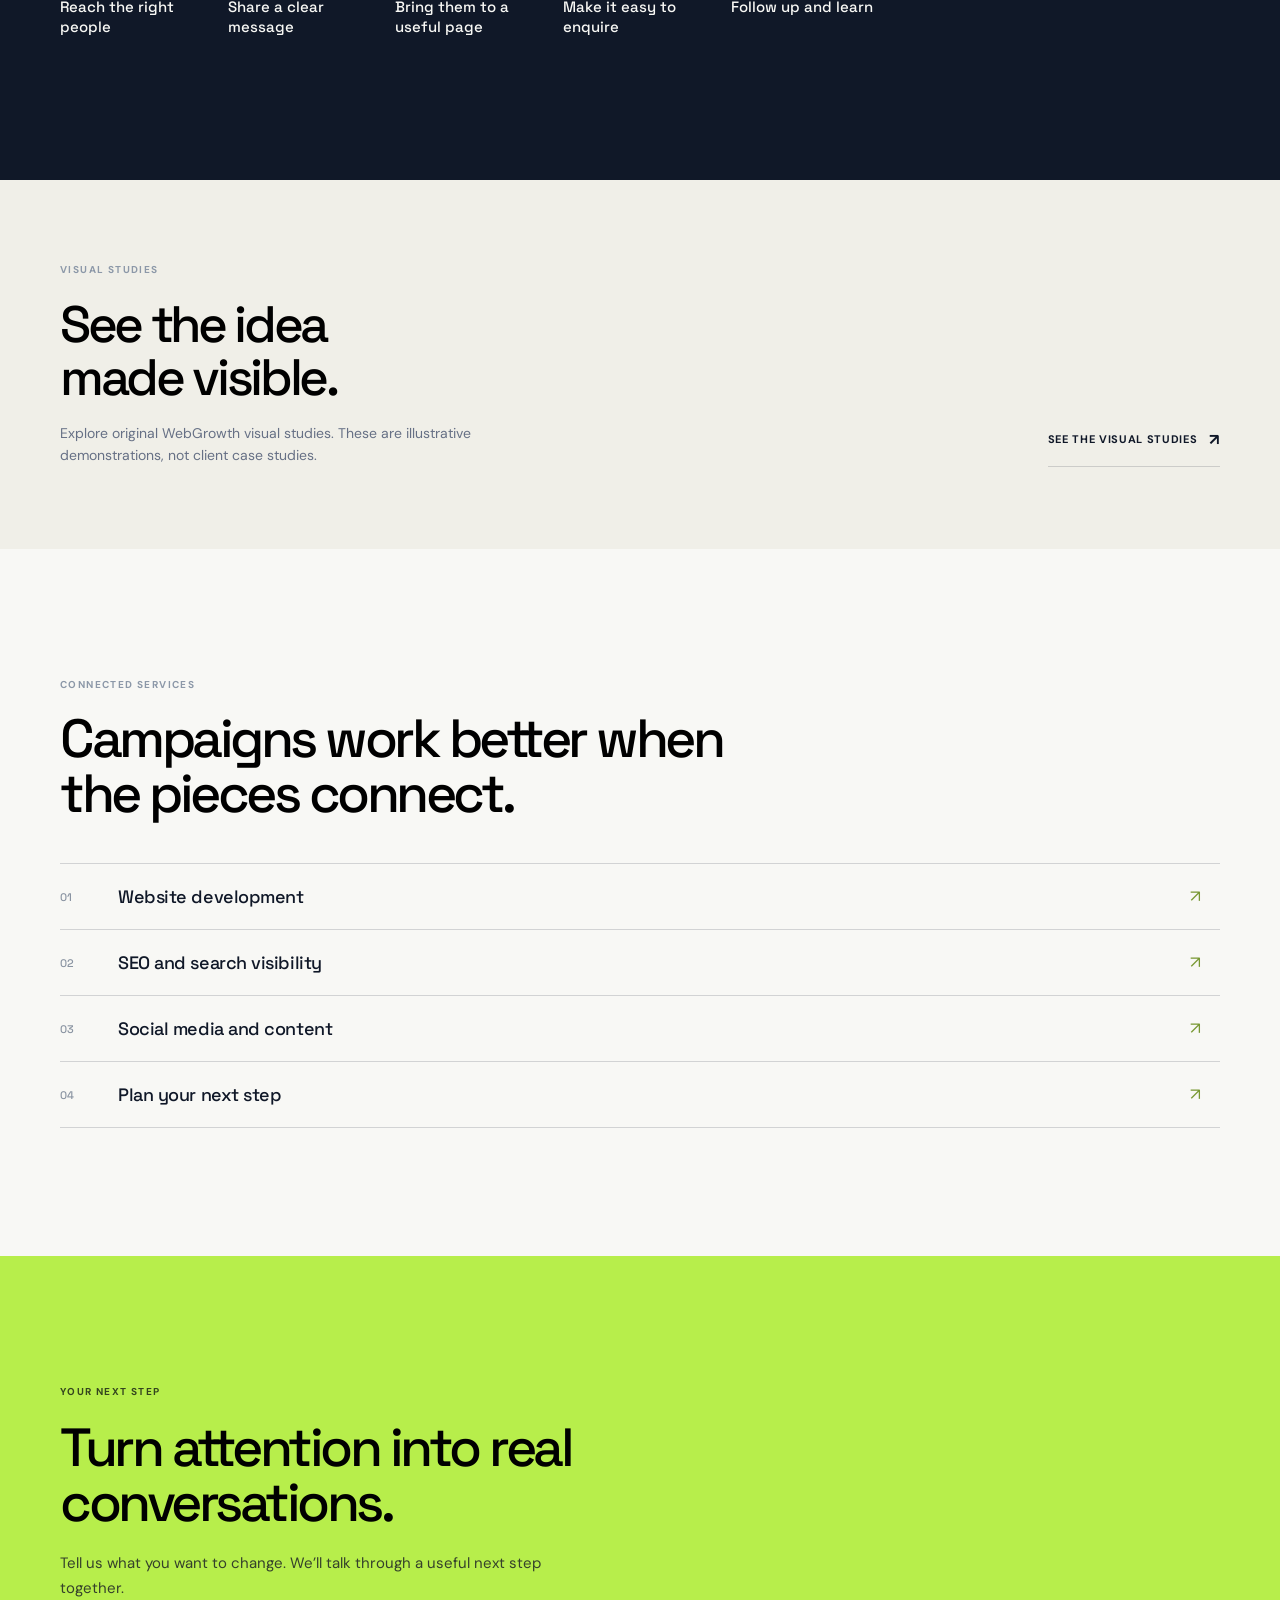
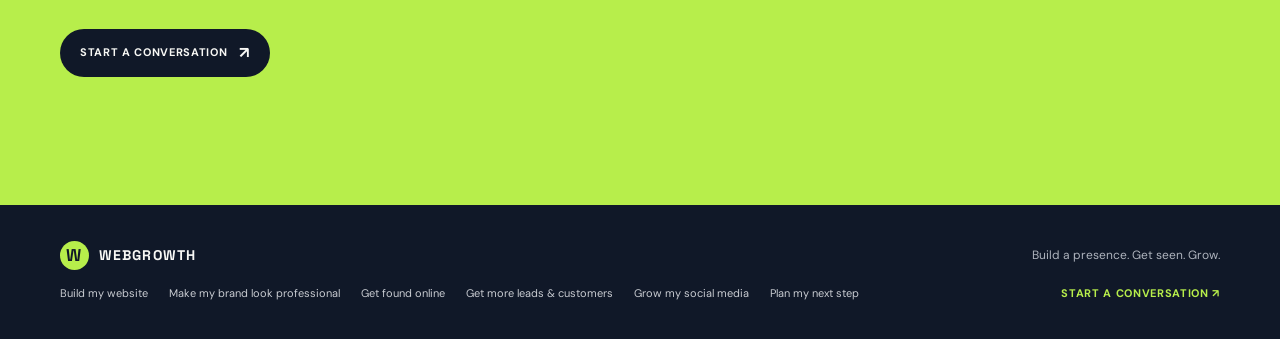
<file: services/performance-marketing.html>
<!DOCTYPE html>
<html lang="en">
<head>
    <meta charset="utf-8">
    <meta name="viewport" content="width=device-width, initial-scale=1">
    <title>Performance Marketing | WebGrowth</title>
    <meta name="description" content="Connect advertising, useful creative and clear landing pages to bring your business more enquiries.">
    <link rel="preconnect" href="https://fonts.googleapis.com">
    <link rel="preconnect" href="https://fonts.gstatic.com" crossorigin>
    <link href="https://fonts.googleapis.com/css2?family=DM+Sans:wght@400;500;600;700&family=Space+Grotesk:wght@400;500;600;700&display=swap" rel="stylesheet">
    <link href="../css/bootstrap.min.css" rel="stylesheet">
    <link href="../css/style.css" rel="stylesheet">
    <link href="../css/interactions.css" rel="stylesheet">
    <link href="../css/service-pages.css" rel="stylesheet">
</head>
<body data-service="marketing">
    <a class="service-skip" href="#service-main">Skip to content</a>
    <div id="service-app"><p class="service-loading">Loading Performance Marketing…</p></div>
    <noscript><p class="service-loading">To view this page, enable JavaScript or <a href="../index.html#contact">talk to WebGrowth</a>.</p></noscript>
    <script src="../js/service-pages.js"></script>
</body>
</html>
</file>
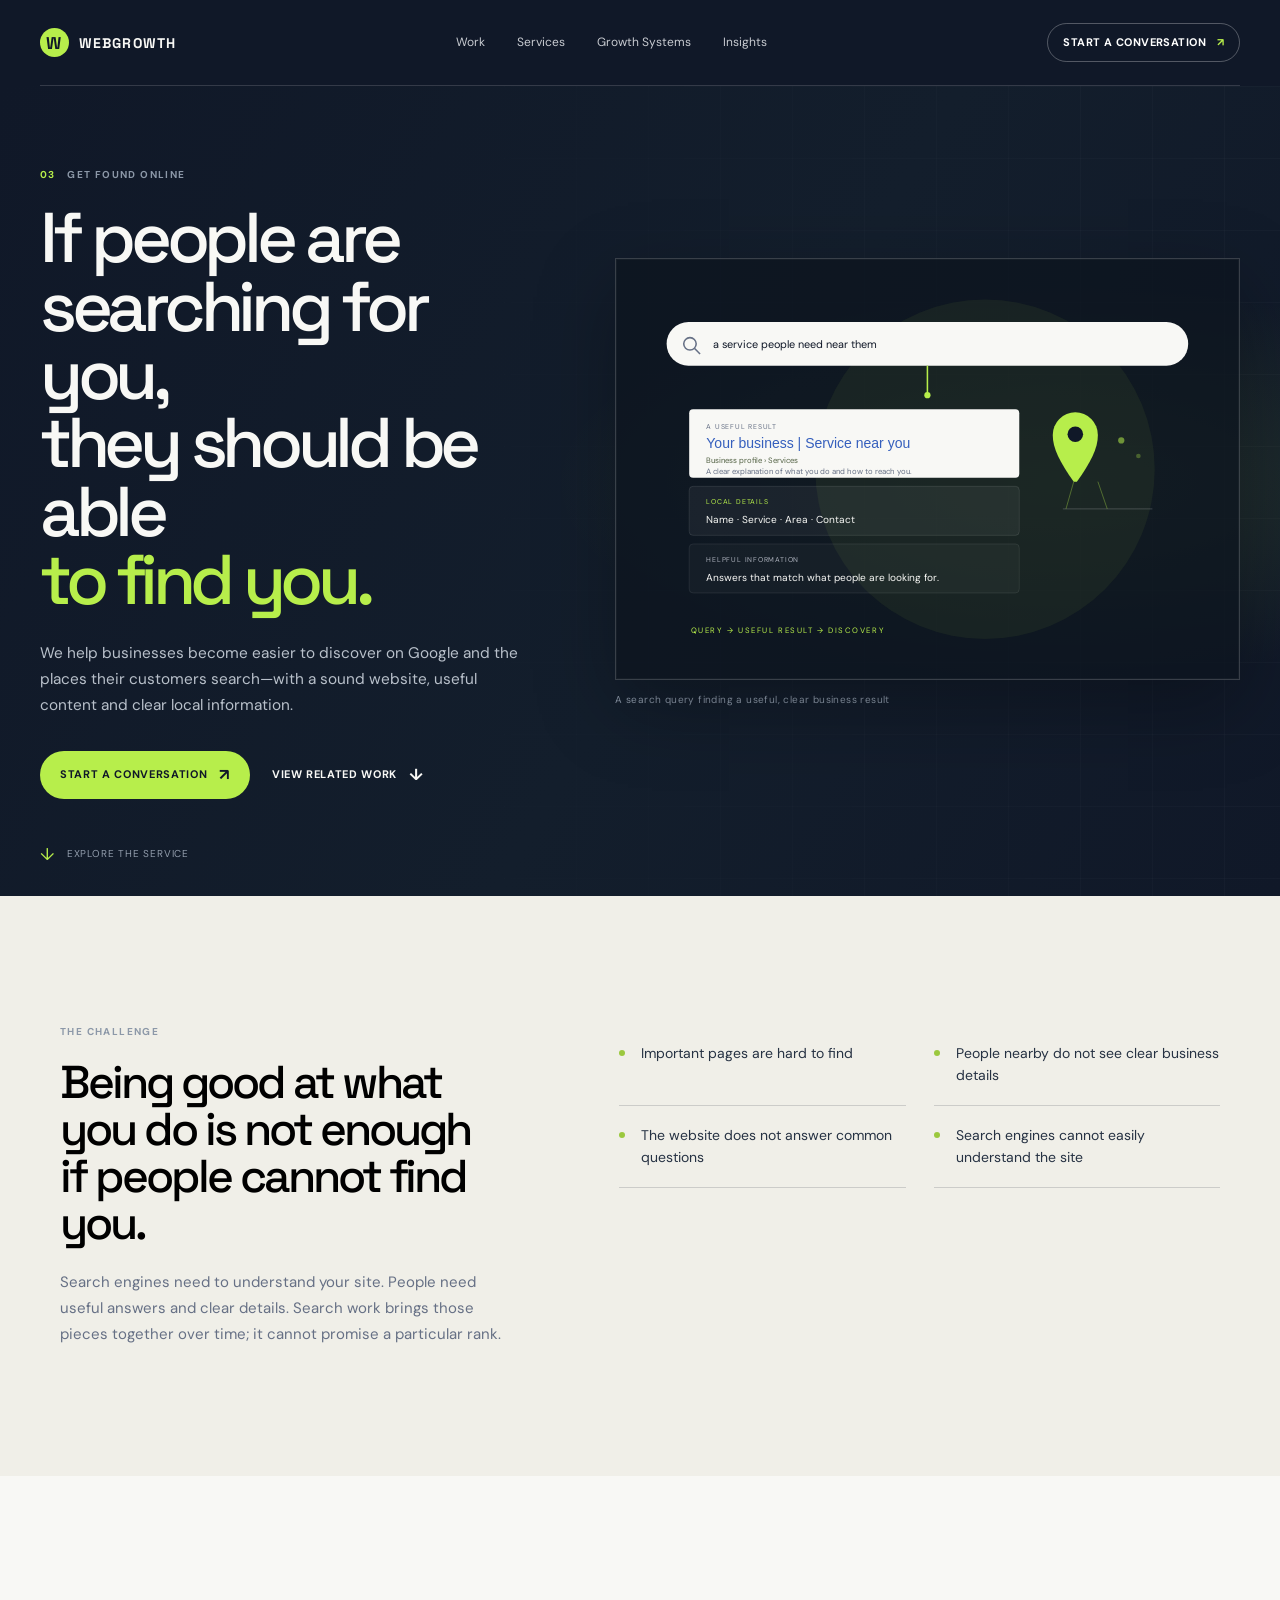
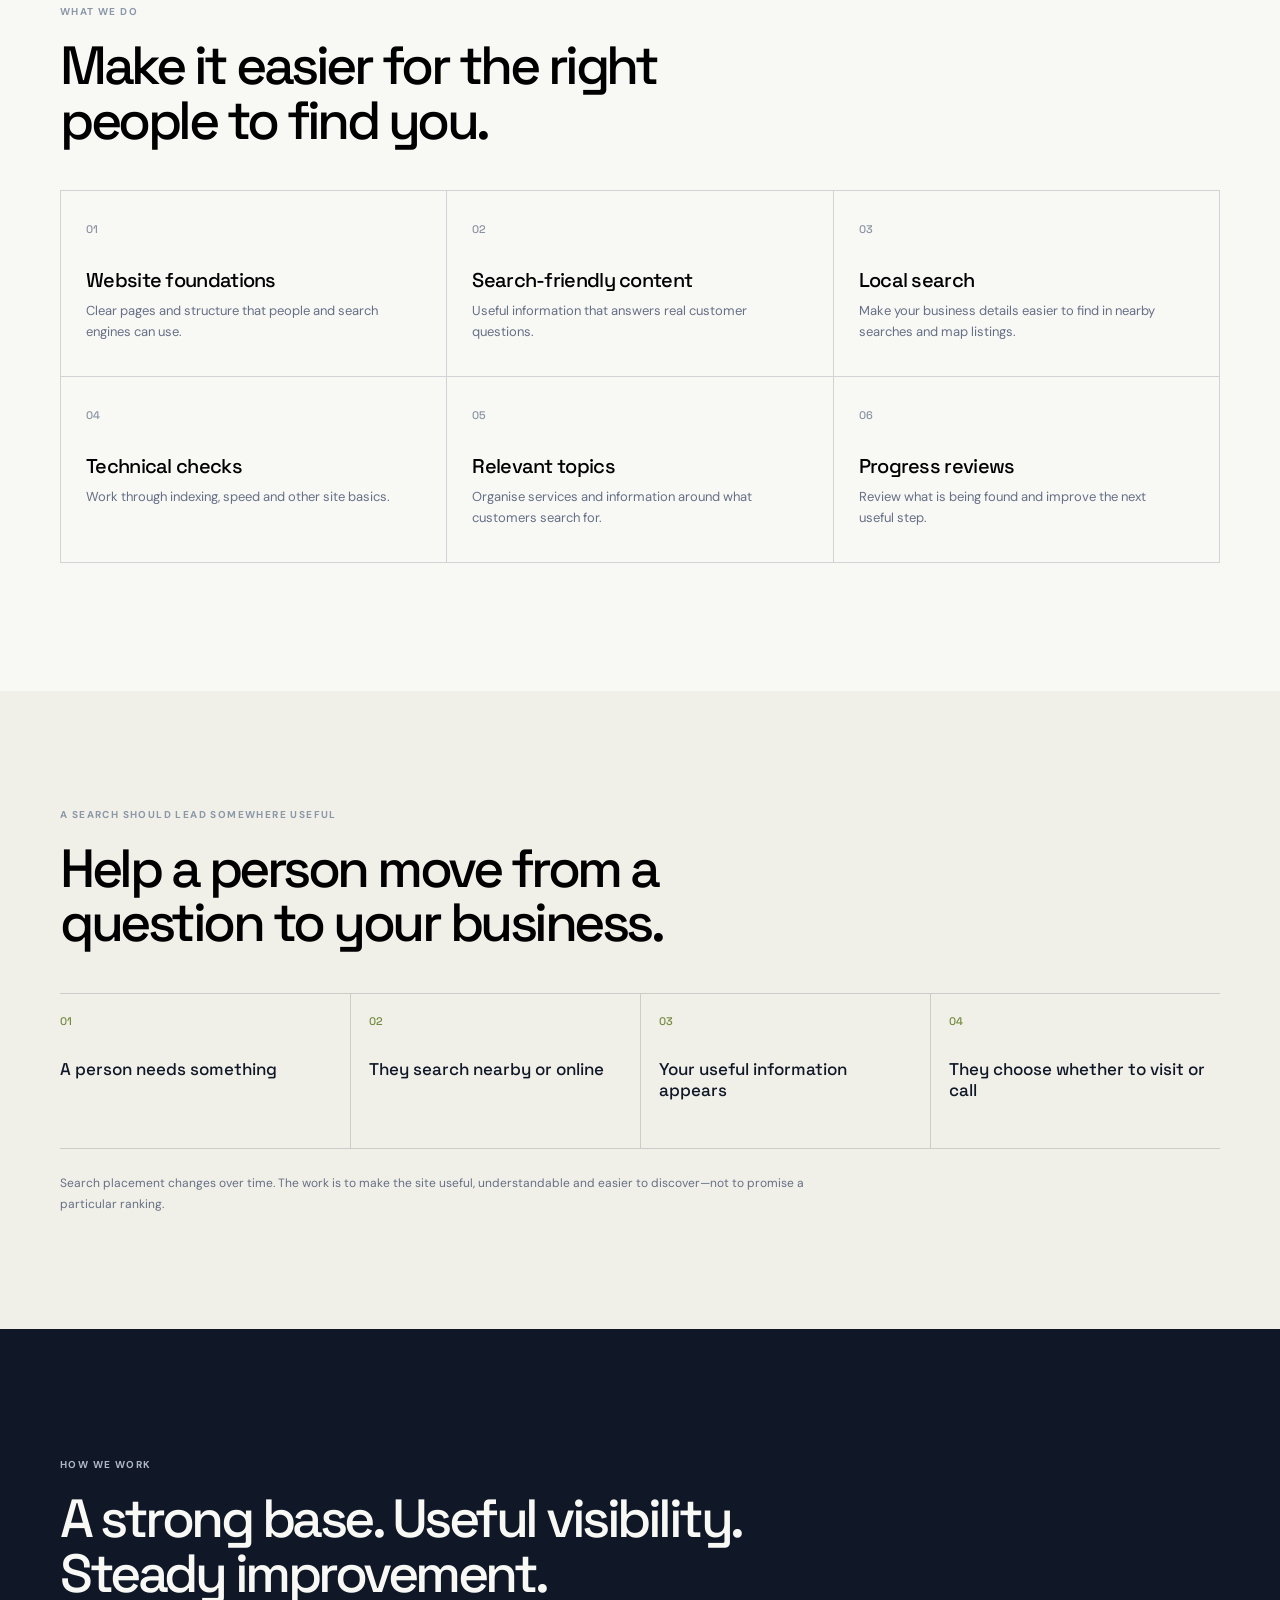
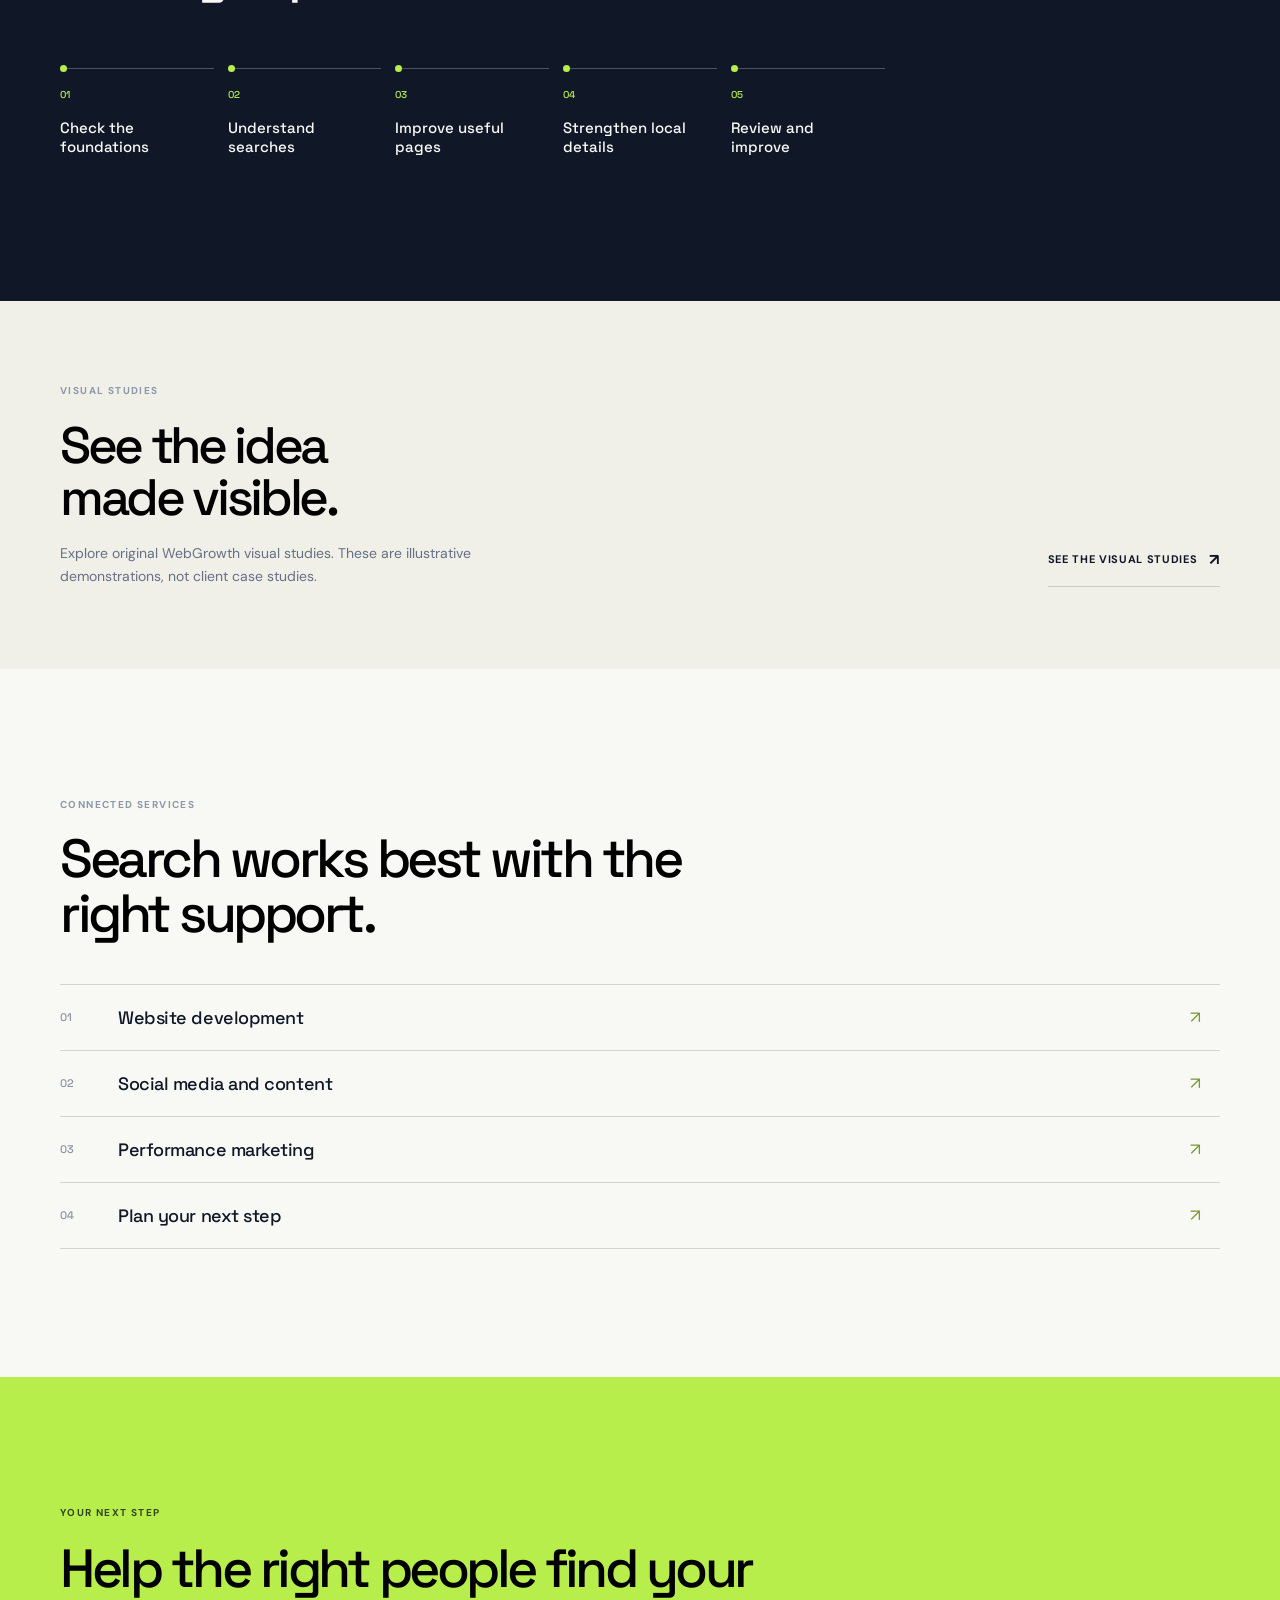
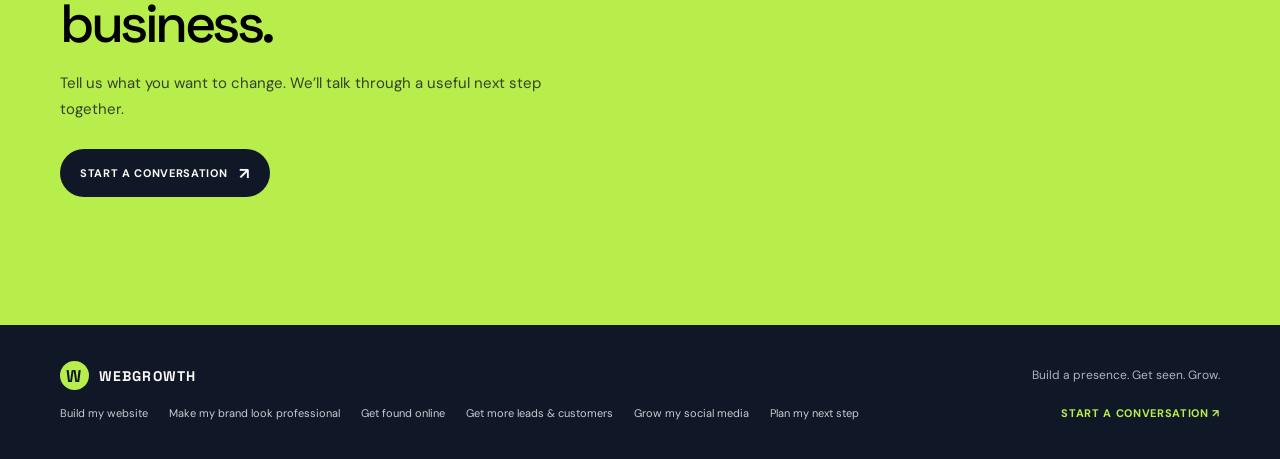
<file: services/seo.html>
<!DOCTYPE html>
<html lang="en">
<head>
    <meta charset="utf-8">
    <meta name="viewport" content="width=device-width, initial-scale=1">
    <title>SEO &amp; Search Visibility | WebGrowth</title>
    <meta name="description" content="Help more people find your business online with a clear, useful approach to search visibility.">
    <link rel="preconnect" href="https://fonts.googleapis.com">
    <link rel="preconnect" href="https://fonts.gstatic.com" crossorigin>
    <link href="https://fonts.googleapis.com/css2?family=DM+Sans:wght@400;500;600;700&family=Space+Grotesk:wght@400;500;600;700&display=swap" rel="stylesheet">
    <link href="../css/bootstrap.min.css" rel="stylesheet">
    <link href="../css/style.css" rel="stylesheet">
    <link href="../css/interactions.css" rel="stylesheet">
    <link href="../css/service-pages.css" rel="stylesheet">
</head>
<body data-service="seo">
    <a class="service-skip" href="#service-main">Skip to content</a>
    <div id="service-app"><p class="service-loading">Loading SEO…</p></div>
    <noscript><p class="service-loading">To view this page, enable JavaScript or <a href="../index.html#contact">talk to WebGrowth</a>.</p></noscript>
    <script src="../js/service-pages.js"></script>
</body>
</html>
</file>
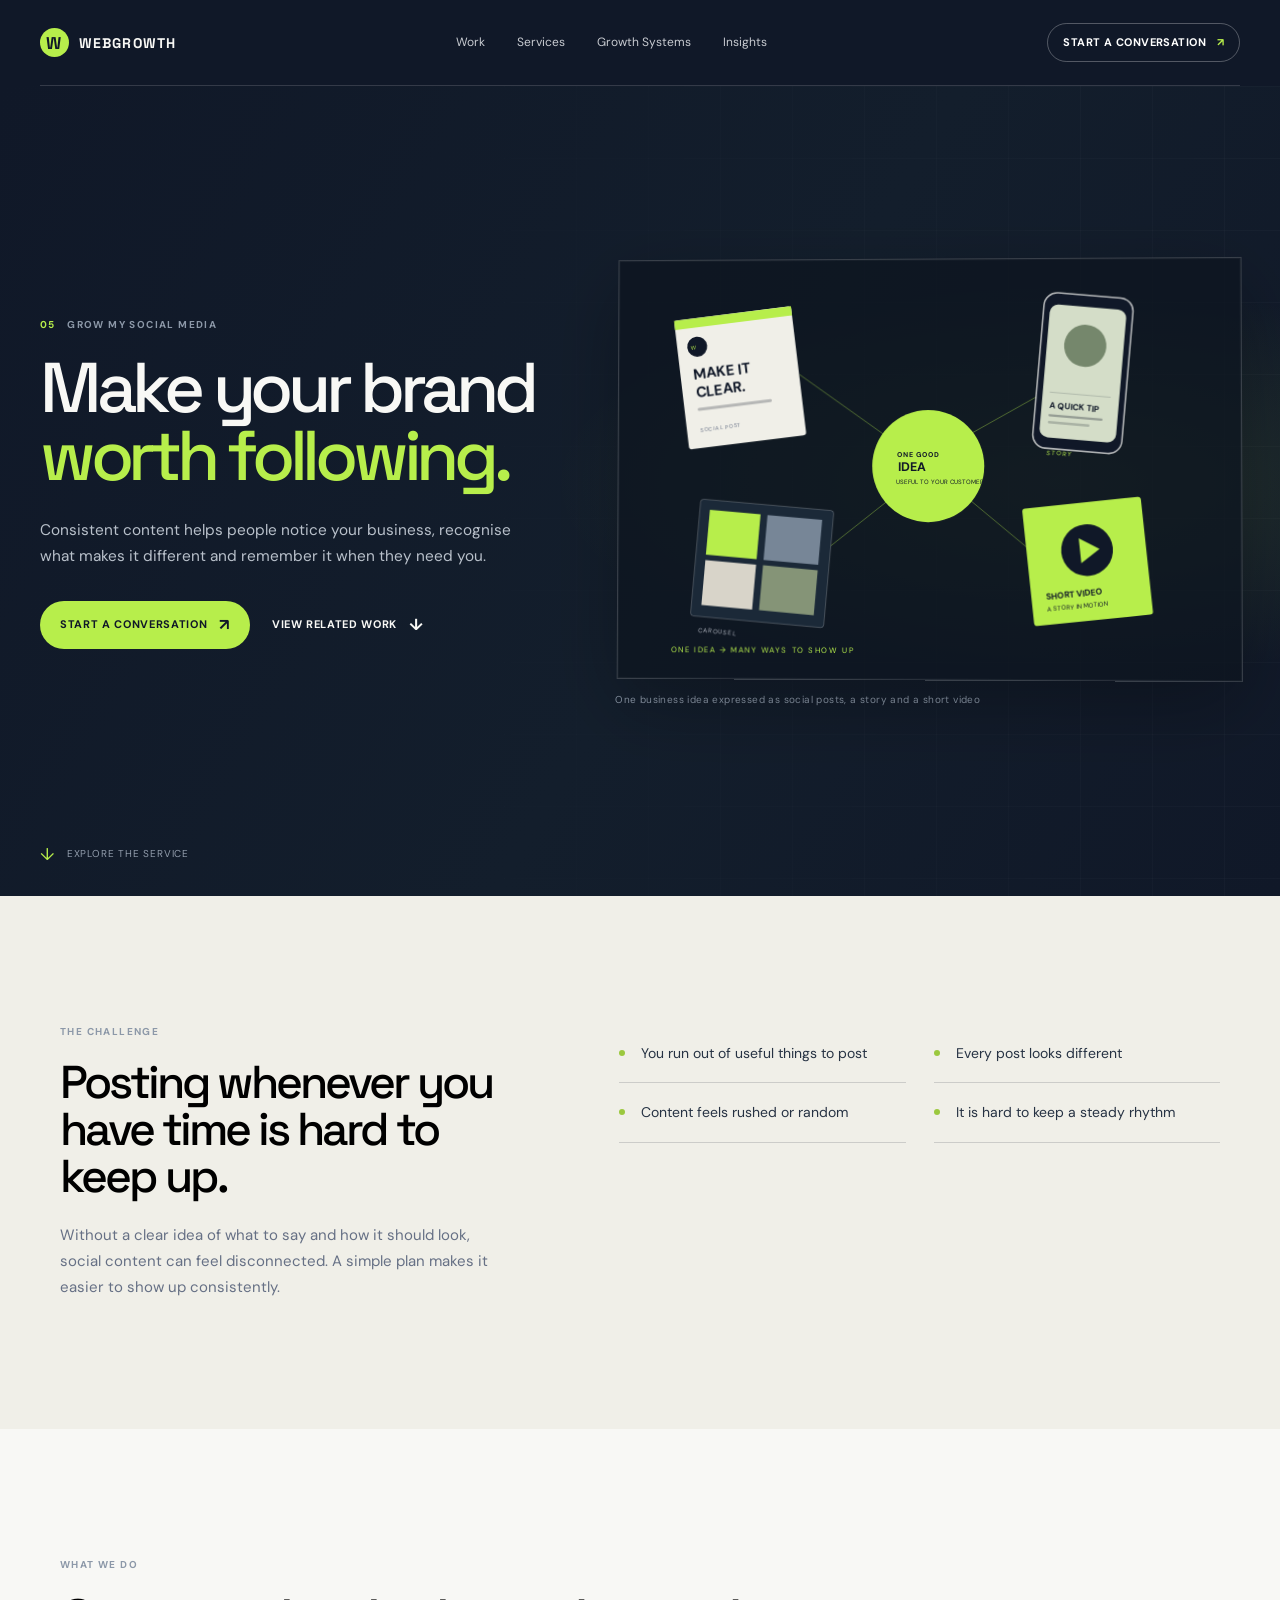
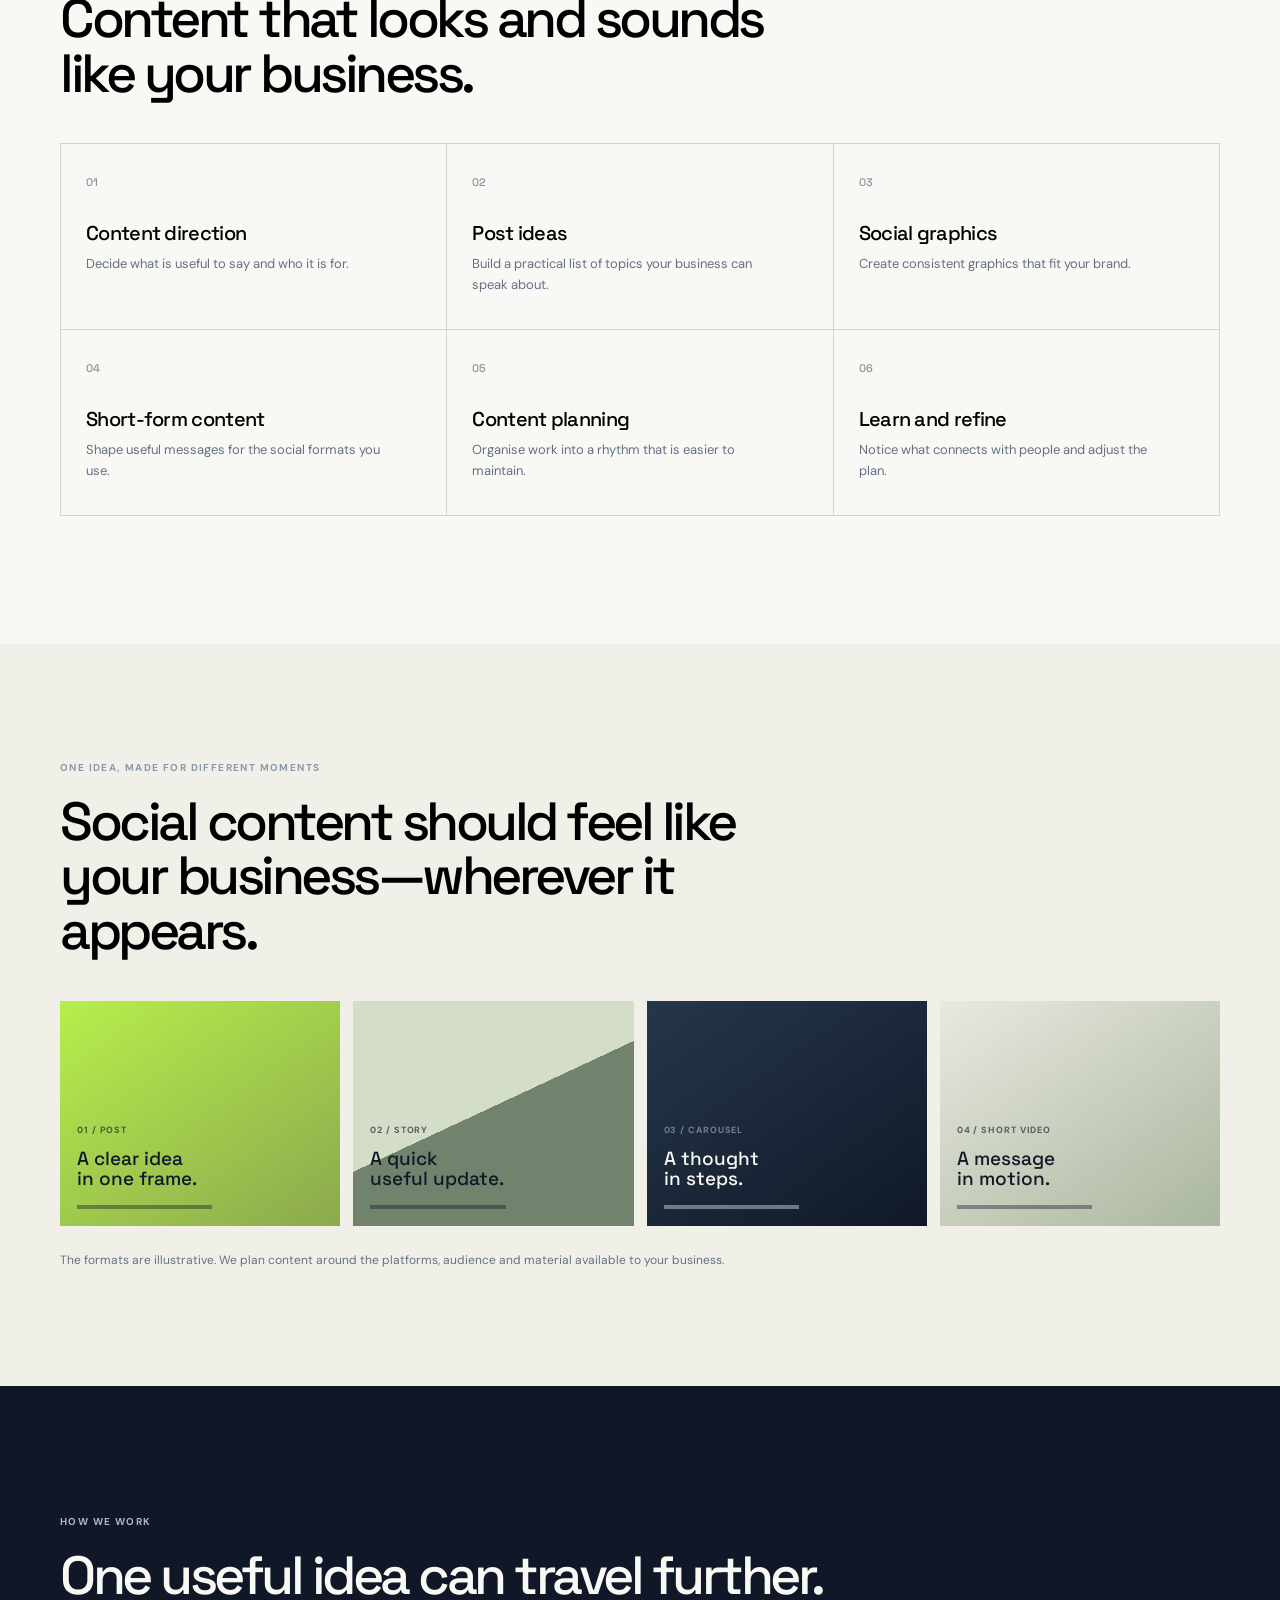
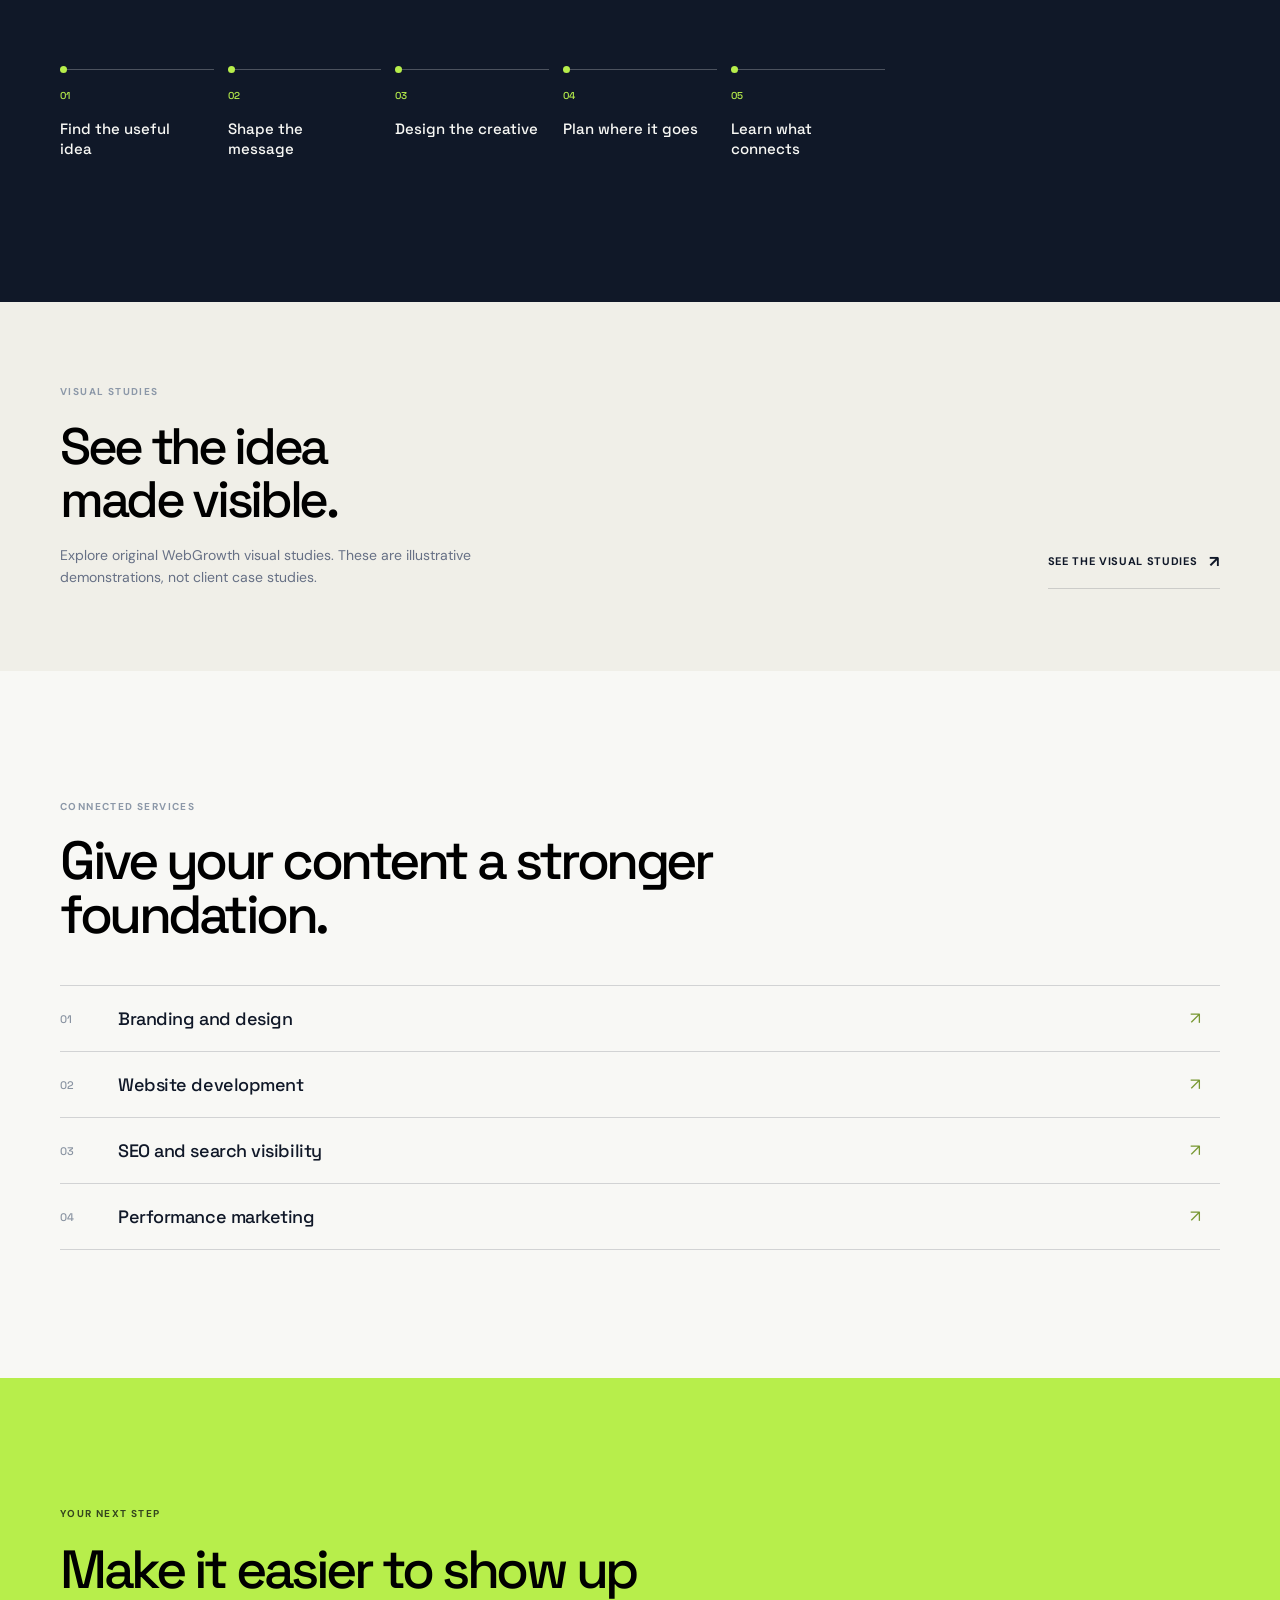
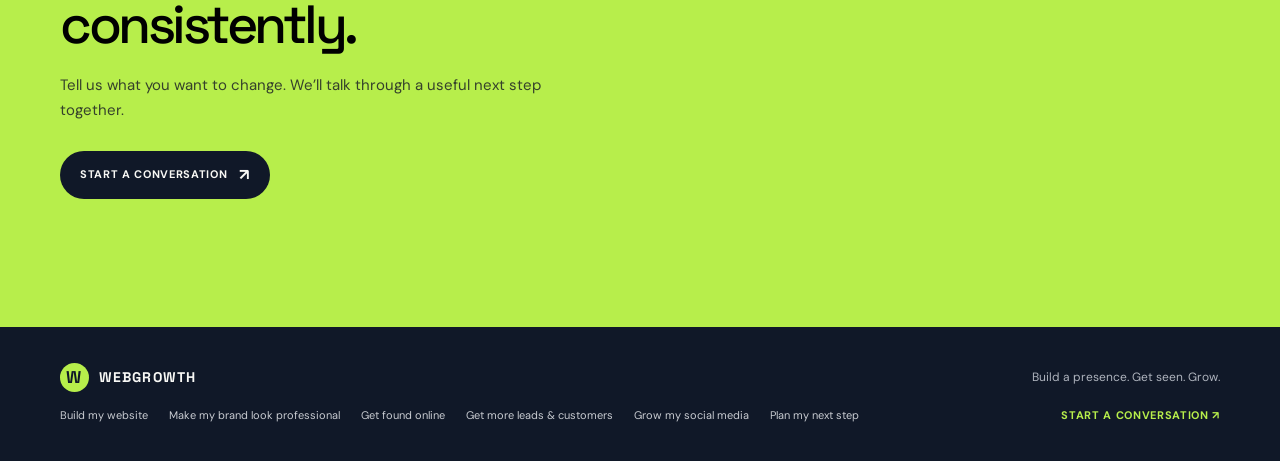
<file: services/social-media.html>
<!DOCTYPE html>
<html lang="en">
<head>
    <meta charset="utf-8">
    <meta name="viewport" content="width=device-width, initial-scale=1">
    <title>Social Media &amp; Content | WebGrowth</title>
    <meta name="description" content="Build a more recognisable social presence with useful, consistent content for your business.">
    <link rel="preconnect" href="https://fonts.googleapis.com">
    <link rel="preconnect" href="https://fonts.gstatic.com" crossorigin>
    <link href="https://fonts.googleapis.com/css2?family=DM+Sans:wght@400;500;600;700&family=Space+Grotesk:wght@400;500;600;700&display=swap" rel="stylesheet">
    <link href="../css/bootstrap.min.css" rel="stylesheet">
    <link href="../css/style.css" rel="stylesheet">
    <link href="../css/interactions.css" rel="stylesheet">
    <link href="../css/service-pages.css" rel="stylesheet">
</head>
<body data-service="social">
    <a class="service-skip" href="#service-main">Skip to content</a>
    <div id="service-app"><p class="service-loading">Loading Social Media &amp; Content…</p></div>
    <noscript><p class="service-loading">To view this page, enable JavaScript or <a href="../index.html#contact">talk to WebGrowth</a>.</p></noscript>
    <script src="../js/service-pages.js"></script>
</body>
</html>
</file>
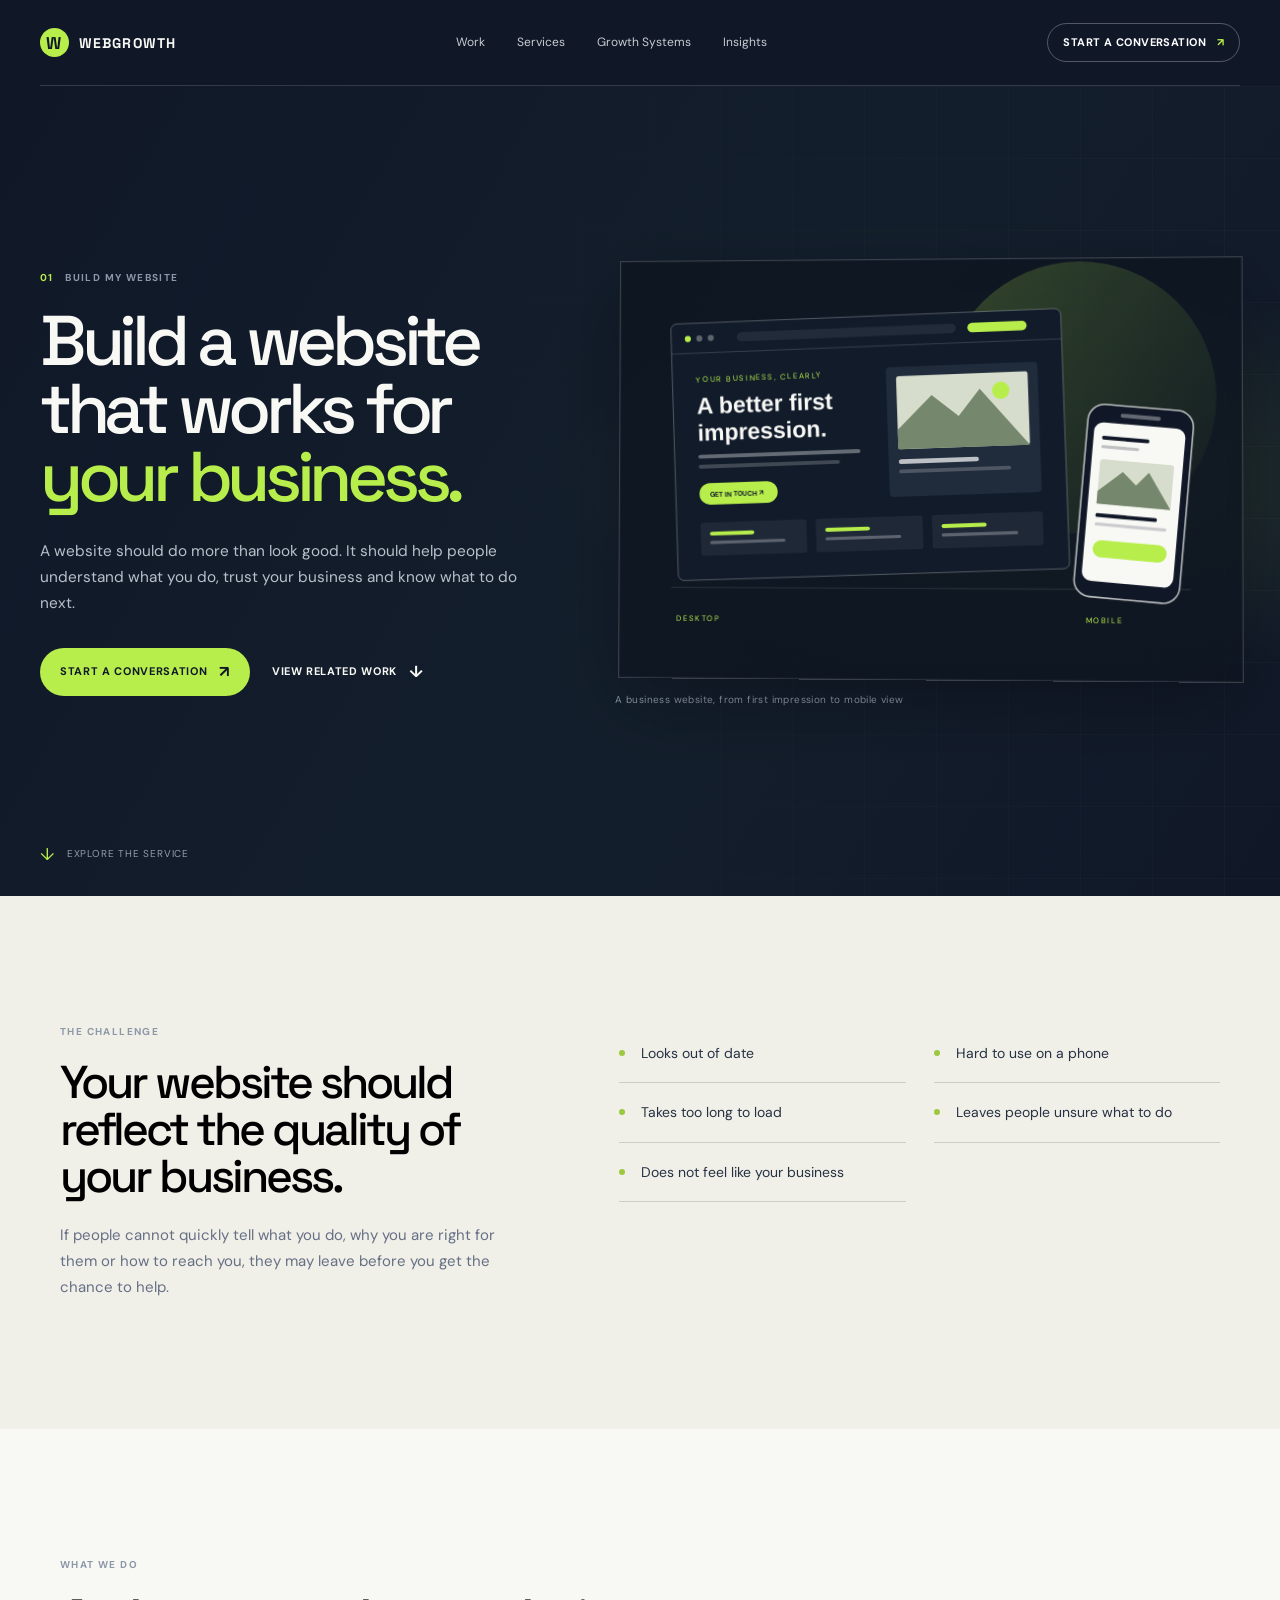
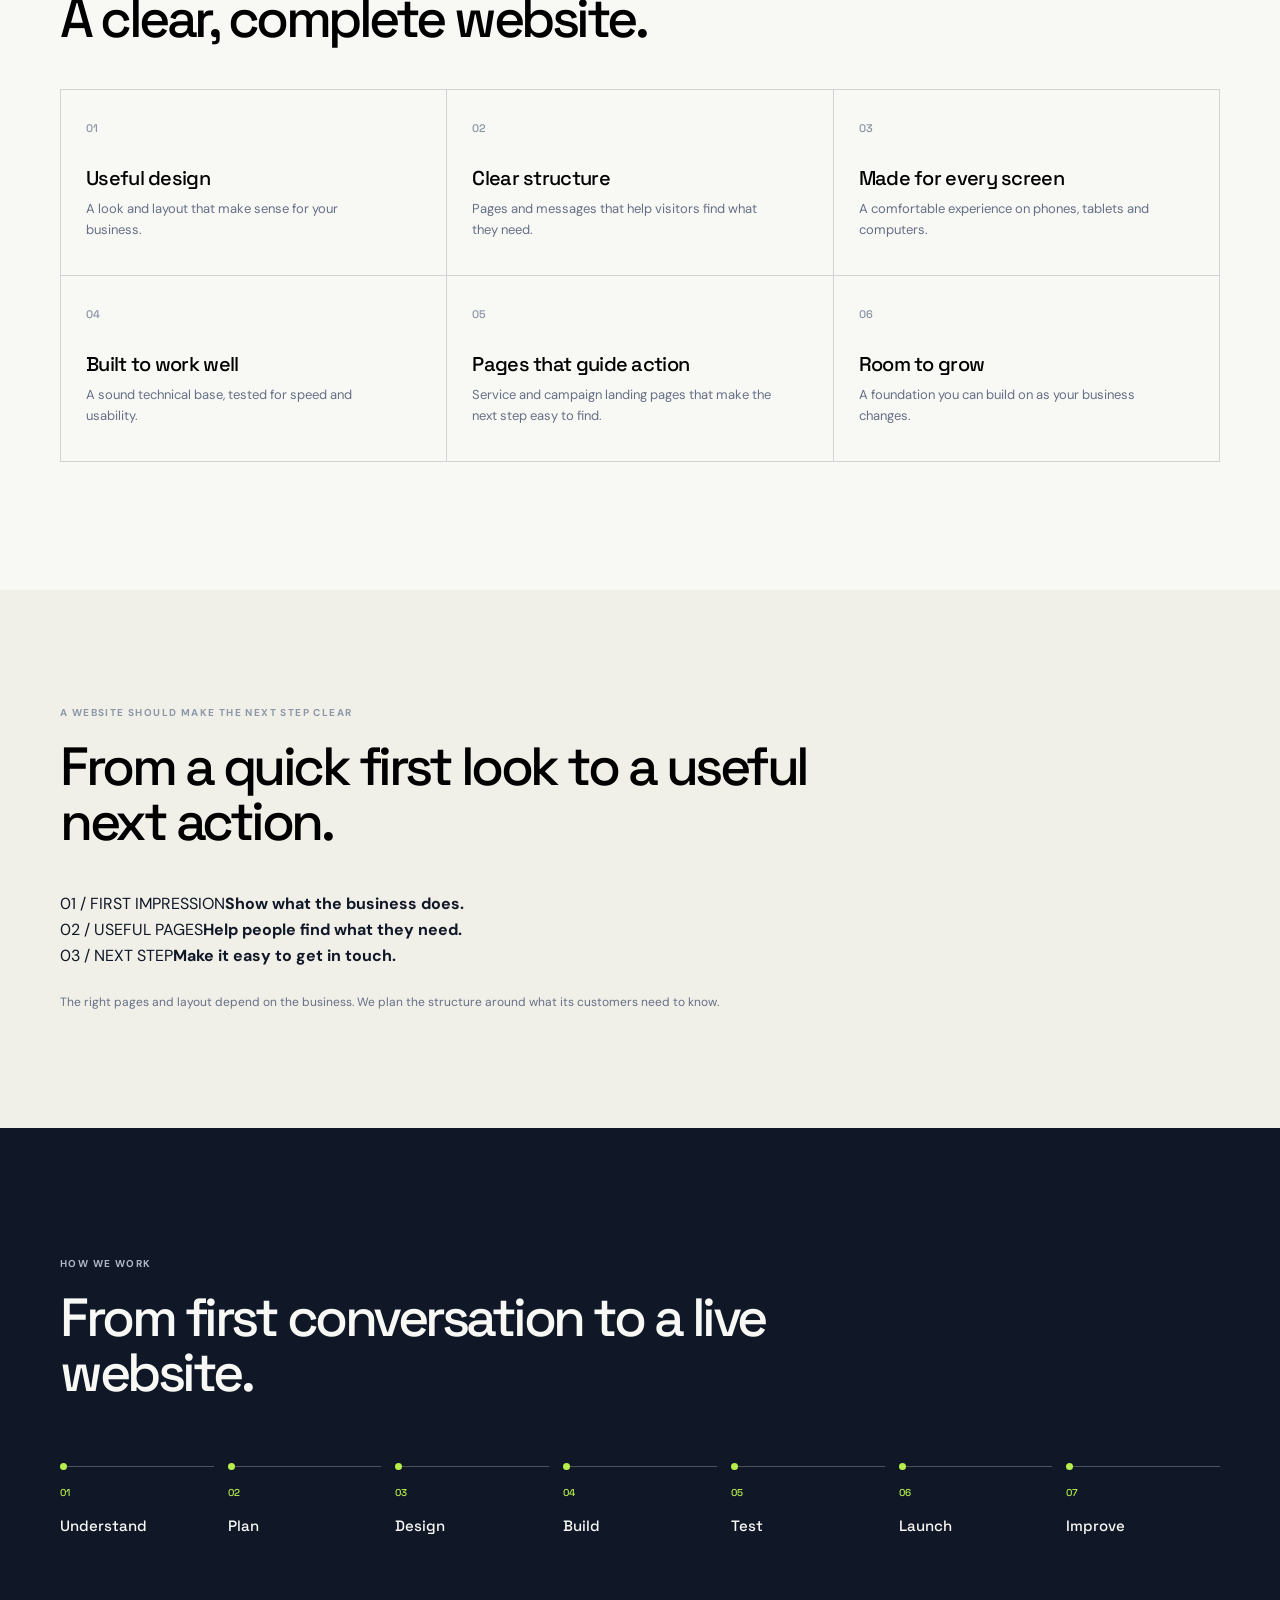
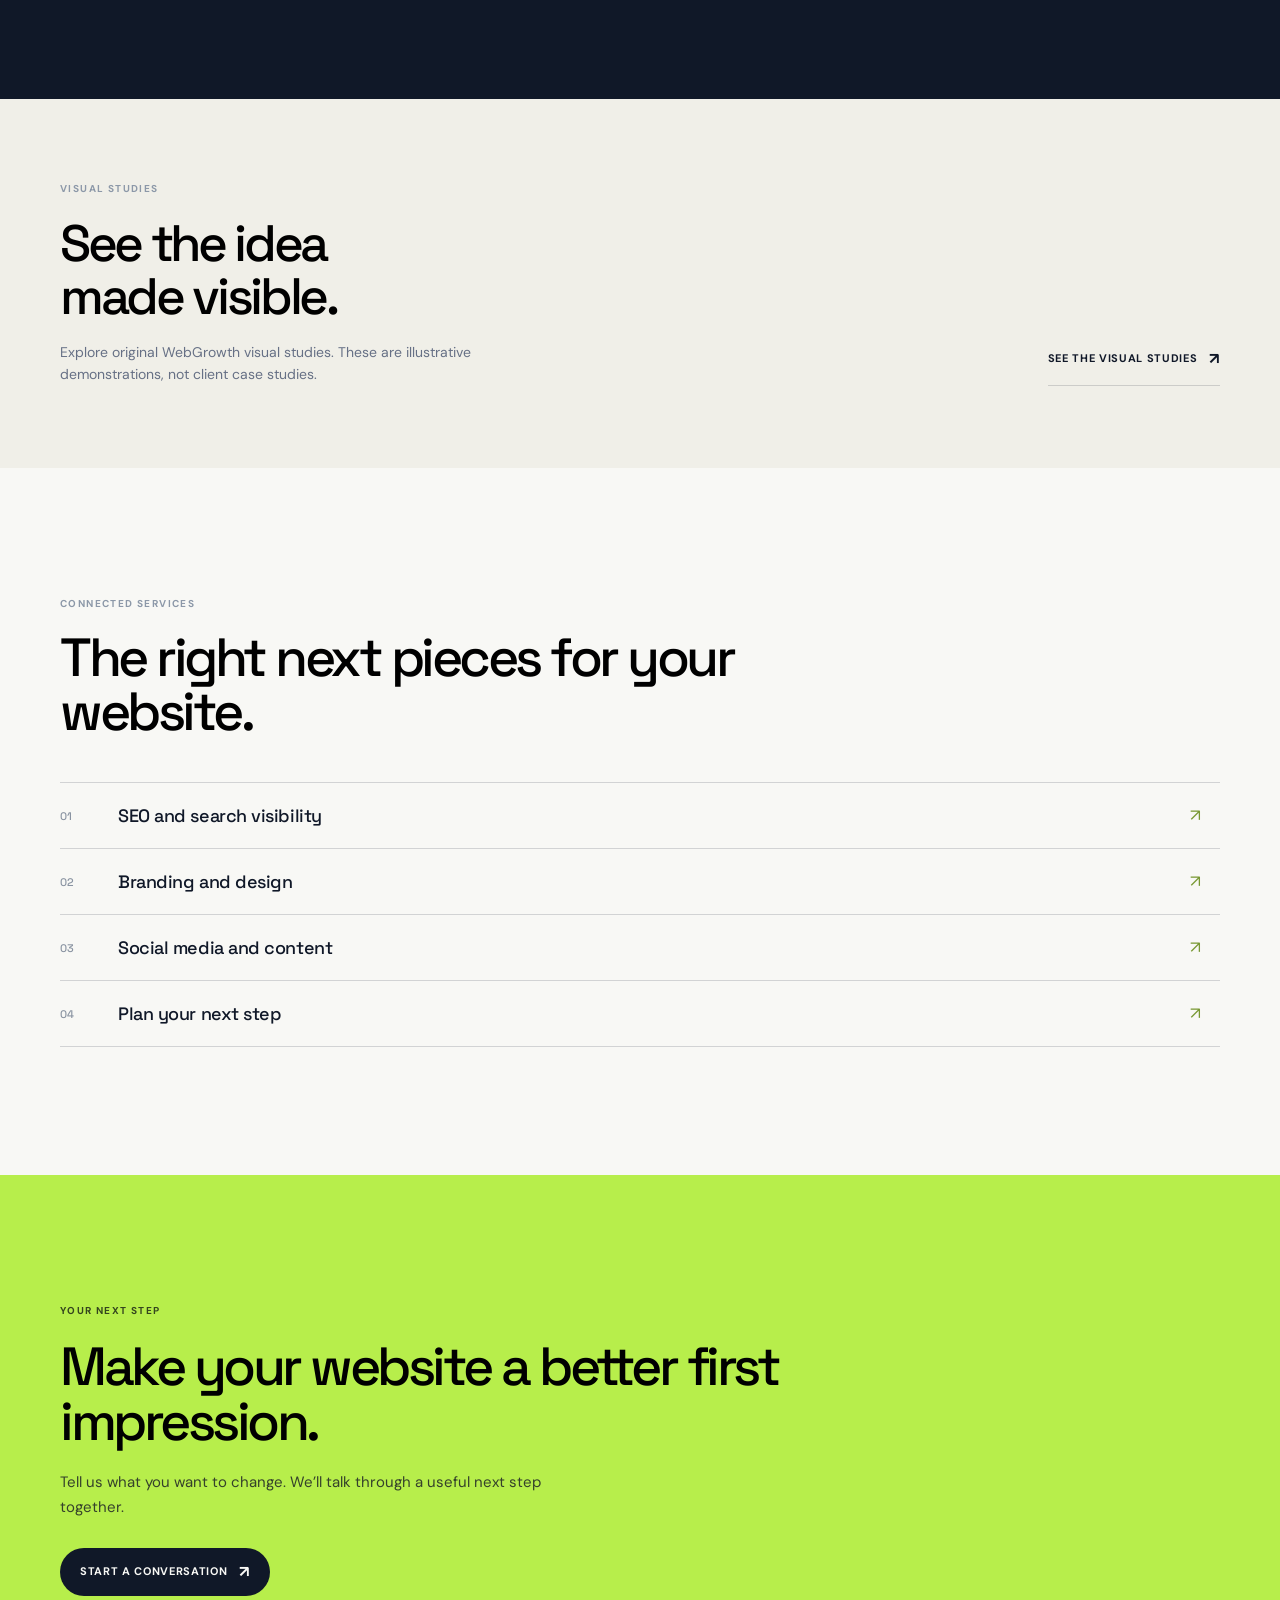
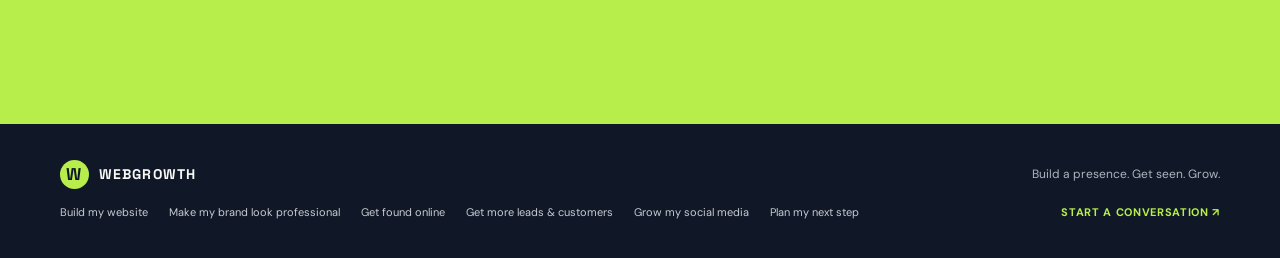
<file: services/website-development.html>
<!DOCTYPE html>
<html lang="en">
<head>
    <meta charset="utf-8">
    <meta name="viewport" content="width=device-width, initial-scale=1">
    <title>Website Development | WebGrowth</title>
    <meta name="description" content="WebGrowth designs and builds clear, responsive websites that help people understand and trust your business.">
    <link rel="preconnect" href="https://fonts.googleapis.com">
    <link rel="preconnect" href="https://fonts.gstatic.com" crossorigin>
    <link href="https://fonts.googleapis.com/css2?family=DM+Sans:wght@400;500;600;700&family=Space+Grotesk:wght@400;500;600;700&display=swap" rel="stylesheet">
    <link href="../css/bootstrap.min.css" rel="stylesheet">
    <link href="../css/style.css" rel="stylesheet">
    <link href="../css/interactions.css" rel="stylesheet">
    <link href="../css/service-pages.css" rel="stylesheet">
</head>
<body data-service="website">
    <a class="service-skip" href="#service-main">Skip to content</a>
    <div id="service-app"><p class="service-loading">Loading Website Development…</p></div>
    <noscript><p class="service-loading">To view this page, enable JavaScript or <a href="../index.html#contact">talk to WebGrowth</a>.</p></noscript>
    <script src="../js/service-pages.js"></script>
</body>
</html>
</file>
<file: css/style.css>
:root{--ink:#101828;--muted:#667085;--paper:#f8f8f5;--cream:#f0efe8;--accent:#b7ee4b;--line:rgba(16,24,40,.16);--dark-line:rgba(255,255,255,.2);--display:"Space Grotesk",sans-serif;--body:"DM Sans",sans-serif}
*{box-sizing:border-box}html{scroll-behavior:smooth}body{margin:0;background:var(--paper);color:var(--ink);font-family:var(--body);font-size:16px;line-height:1.6}a{color:inherit;text-decoration:none}img{display:block;max-width:100%}.container{width:min(1160px,calc(100% - 64px));margin:0 auto}.section-dark{background:var(--ink);color:#f8f8f5}.section-light{background:var(--paper)}.section-cream{background:var(--cream)}.section-accent{background:var(--accent)}
.site-header{position:absolute;top:0;left:0;width:100%;z-index:10;color:#fff}.site-nav{height:94px;display:flex;align-items:center;justify-content:space-between;border-bottom:1px solid var(--dark-line)}.brand{display:flex;align-items:center;gap:11px;font:700 17px var(--display);letter-spacing:.08em}.brand-mark{display:grid;place-items:center;width:31px;height:31px;background:var(--accent);color:var(--ink);font:700 18px var(--display);border-radius:50%}.main-nav{display:flex;align-items:center;gap:24px;font-size:14px}.nav-menu{position:relative}.nav-trigger{appearance:none;border:0;background:none;color:#fff;font:inherit;opacity:.78;padding:12px 0;cursor:pointer;transition:opacity .2s}.nav-trigger:hover,.nav-trigger:focus-visible,.nav-menu.is-open .nav-trigger{opacity:1}.nav-trigger span{display:inline-block;color:var(--accent);font-size:16px;margin-left:5px;transition:transform .2s}.nav-menu.is-open .nav-trigger span{transform:rotate(45deg)}.nav-cta{border:1px solid var(--dark-line);padding:10px 16px;border-radius:30px}.mega-menu{position:absolute;top:calc(100% + 18px);right:-170px;width:min(920px,calc(100vw - 64px));padding:30px;display:grid;grid-template-columns:220px 1fr 190px;gap:30px;background:rgba(16,24,40,.98);border:1px solid var(--dark-line);box-shadow:0 22px 60px rgba(0,0,0,.3);opacity:0;visibility:hidden;transform:translateY(-8px);transition:opacity .22s,transform .22s,visibility .22s;z-index:20}.nav-menu.is-open .mega-menu,.nav-menu:hover .mega-menu{opacity:1;visibility:visible;transform:none}.mega-menu:before{content:"";position:absolute;top:-19px;left:0;right:0;height:19px}.mega-intro{border-right:1px solid var(--dark-line);padding-right:25px}.mega-intro .eyebrow{margin-bottom:18px;font-size:9px;color:#aeb3bd}.mega-intro h2{font:500 29px/.98 var(--display);letter-spacing:-.06em;margin:0 0 15px;color:#fff}.mega-intro h2 em{font-style:normal;color:var(--accent)}.mega-intro p:not(.eyebrow){color:#aeb3bd;font-size:13px;line-height:1.5;margin:0 0 20px}.menu-view-link{color:#fff;font-size:11px;font-weight:700;text-transform:uppercase;letter-spacing:.06em}.menu-view-link span{color:var(--accent);margin-left:8px}.mega-column,.mega-services{display:grid;align-content:start;gap:4px}.mega-label{display:block;color:#7f8998;font-size:9px;text-transform:uppercase;letter-spacing:.14em;margin-bottom:8px}.mega-column a,.mega-service-group a{display:block;padding:8px 10px;margin:0 -10px;transition:background .2s,transform .2s}.mega-column a:hover,.mega-service-group a:hover,.mega-column a:focus-visible,.mega-service-group a:focus-visible{background:rgba(255,255,255,.06);transform:translateX(4px)}.mega-column b,.mega-service-group b{display:block;font:500 14px var(--display);color:#fff}.mega-column small,.mega-service-group small{display:block;color:#8f98a6;font-size:11px;line-height:1.3}.mega-services{grid-template-columns:1fr 1fr;gap:16px 22px}.mega-service-group{min-width:0}.mega-callout{display:flex;flex-direction:column;justify-content:flex-end;gap:9px;border-left:1px solid var(--dark-line);padding-left:22px}.mega-callout span{color:#aeb3bd;font-size:10px;text-transform:uppercase;letter-spacing:.1em}.mega-callout strong{font:500 20px/1.1 var(--display);letter-spacing:-.04em;color:#fff}.mega-callout .button{align-self:flex-start;padding:11px 13px;font-size:10px;margin-top:8px}.system-menu-steps{display:grid;grid-template-columns:repeat(3,1fr);gap:15px;align-items:stretch}.system-menu-steps a{border-top:1px solid var(--dark-line);padding-top:15px;transition:border-color .2s,transform .2s}.system-menu-steps a:hover{border-color:var(--accent);transform:translateY(-3px)}.system-menu-steps span{display:block;color:var(--accent);font:500 12px var(--display);margin-bottom:28px}.system-menu-steps b{display:block;color:#fff;font:500 19px var(--display)}.system-menu-steps small{display:block;color:#8f98a6;font-size:11px;margin-top:4px}.systems-menu{grid-template-columns:220px 1fr;width:700px}.insight-callout strong{font-size:17px}.footer-groups{display:grid;grid-template-columns:repeat(5,1fr);gap:25px;border-top:1px solid var(--dark-line);padding-top:25px;margin-top:25px}.footer-groups h4{color:#aeb3bd;font-size:10px;text-transform:uppercase;letter-spacing:.12em;margin:0 0 13px}.footer-groups a{display:block;color:#fff;font-size:13px;margin:7px 0}.footer-groups a:hover{color:var(--accent)}.nav-cta span,.button span{margin-left:12px}.menu-toggle{display:none;background:none;border:0;color:#fff}.hero{min-height:max(780px,100svh);padding:190px 0 42px;position:relative;overflow:hidden;background:#101828}.hero-artwork{position:absolute;inset:0;z-index:0;overflow:hidden;pointer-events:none;background:#101828}.hero-artwork:before{content:"";position:absolute;inset:0;z-index:1;background:linear-gradient(90deg,rgba(16,24,40,.78) 0%,rgba(16,24,40,.5) 32%,rgba(16,24,40,.12) 72%,rgba(16,24,40,.3) 100%),linear-gradient(0deg,rgba(16,24,40,.56),transparent 45%,rgba(16,24,40,.32))}.hero-artwork-image{position:absolute;width:calc(100% + 28px);height:calc(100% + 20px);left:-14px;top:-10px;object-fit:cover;object-position:center;opacity:calc(.7 - var(--art-scroll, 0) * .18);filter:saturate(.8) contrast(1.05);transform:translate3d(calc(var(--art-x, 0) * 1px),calc(var(--art-y, 0) * 1px - var(--art-scroll, 0) * 8px),0) scale(calc(1.025 + var(--art-depth, 0) * .008 + var(--art-scroll, 0) * .018));transition:filter .8s ease}.hero-artwork-light{position:absolute;z-index:2;inset:-25%;background:radial-gradient(circle at calc(50% + var(--light-x, 0) * 22%) calc(50% + var(--light-y, 0) * 22%),rgba(183,238,75,.13),transparent 18%);mix-blend-mode:screen;opacity:var(--light-opacity,.45);transition:opacity .8s ease}.hero-grid{display:grid;grid-template-columns:minmax(0,1fr) minmax(360px,500px);align-items:center;min-height:490px;position:relative;z-index:3}.eyebrow{display:flex;align-items:center;gap:14px;text-transform:uppercase;letter-spacing:.13em;font-size:11px;font-weight:700;margin:0 0 29px}.eyebrow-line{height:1px;width:38px;background:currentColor;opacity:.5}.hero h1,.section-heading h2,.split-heading h2,.intro h2,.why h2,.cta-inner h2{font:500 clamp(4.2rem,8vw,8.5rem)/.94 var(--display);letter-spacing:-.075em;margin:0}.hero h1{color:#f8f8f5}.hero h1 em,.section-heading h2 em,.split-heading h2 em,.intro h2 em,.why h2 em,.cta-inner h2 em{font-style:normal;color:var(--accent)}.hero-lede{color:#c8cbd1;font-size:18px;max-width:470px;margin:38px 0}.hero-actions{display:flex;align-items:center;gap:30px}.button{display:inline-flex;align-items:center;padding:15px 21px;font-size:13px;font-weight:700;text-transform:uppercase;letter-spacing:.05em;border-radius:30px}.button-accent{background:var(--accent);color:var(--ink)}.button-dark{background:var(--ink);color:#fff}.text-link{font-size:13px;font-weight:700;text-transform:uppercase;letter-spacing:.06em}.text-link span{margin-left:9px;font-size:18px}.light-link{color:#fff}.hero-aside{padding-bottom:0;color:#aeb3bd}.hero-system-wrap{position:relative;min-width:0}.hero-system{height:500px;position:relative;cursor:crosshair}.hero-system-canvas{display:block;width:100%;height:100%;outline:none}.hero-system:after{content:"";position:absolute;inset:17% 12%;pointer-events:none;border:1px solid rgba(255,255,255,.055);border-right-color:rgba(183,238,75,.2);transform:rotate(-8deg) skewY(-5deg)}.hero-system-caption{position:absolute;left:5%;bottom:8%;font-size:10px;text-transform:uppercase;letter-spacing:.12em;color:#aeb3bd;opacity:.75}.hero-system-caption span{color:var(--accent);margin-left:12px}.hero-system-meta{position:absolute;right:3%;bottom:10%;width:155px}.hero-index{font:500 15px var(--display);color:#fff}.hero-index span{opacity:.4;margin:0 5px}.hero-rule{height:1px;background:var(--dark-line);margin:19px 0 20px}.hero-system-meta p{font-size:14px;max-width:170px;margin:0}.hero-system-fallback{display:none;position:absolute;inset:15% 20%;border:1px solid rgba(255,255,255,.2);border-radius:50%;transform:rotate(-20deg) scaleY(.55)}.hero-system-fallback:before,.hero-system-fallback:after{content:"";position:absolute;inset:15%;border:1px solid rgba(183,238,75,.34);border-radius:50%;transform:rotate(50deg)}.hero-system-fallback:after{transform:rotate(-50deg)}.hero-system-fallback i,.hero-system-fallback b{position:absolute;width:8px;height:8px;border-radius:50%;background:#f8f8f5;box-shadow:0 0 15px rgba(255,255,255,.6)}.hero-system-fallback i:nth-child(1){left:13%;top:45%}.hero-system-fallback i:nth-child(2){right:10%;top:25%}.hero-system-fallback i:nth-child(3){right:26%;bottom:8%}.hero-system-fallback b{width:17px;height:17px;left:47%;top:43%;background:var(--accent);box-shadow:0 0 25px rgba(183,238,75,.8)}.hero-system.is-fallback .hero-system-canvas{display:none}.hero-system.is-fallback .hero-system-fallback{display:block}.hero-foot{display:flex;align-items:center;justify-content:space-between;color:#aeb3bd;font-size:11px;text-transform:uppercase;letter-spacing:.1em}.scroll-line{height:1px;background:var(--dark-line);width:55%}
.system-fragments{position:absolute;inset:0;pointer-events:none;overflow:hidden;opacity:.58;font:600 10px/1 var(--display);letter-spacing:.16em;text-transform:uppercase;color:#f8f8f5}.fragment{position:absolute;white-space:nowrap;transition:opacity .8s,transform .8s,color .8s}.fragment span{color:var(--accent);opacity:.45}.fragment-design{left:13%;top:23%;transform:translate3d(calc(var(--system-focus-x, 0) * -8px),calc(var(--system-focus-y, 0) * -5px),0)}.fragment-presence{left:68%;top:22%;opacity:.34;transform:translate3d(calc(var(--system-focus-x, 0) * 5px),calc(var(--system-focus-y, 0) * -7px),0)}.fragment-attention{left:76%;top:66%;opacity:.3;transform:translate3d(calc(var(--system-focus-x, 0) * 7px),calc(var(--system-focus-y, 0) * 5px),0)}.fragment-connection{left:18%;top:74%;opacity:.24;transform:translate3d(calc(var(--system-focus-x, 0) * -5px),calc(var(--system-focus-y, 0) * 6px),0)}.fragment-growth{left:45%;top:39%;opacity:.15;color:var(--accent);transform:translate3d(calc(var(--system-focus-x, 0) * 3px),calc(var(--system-focus-y, 0) * -3px),0)}.hero-system.is-discovered .system-fragments{opacity:.8}.hero-system.is-discovered .fragment-growth{opacity:.8;transform:translate3d(0,0,0)}.hero-system.is-discovered .fragment-connection,.hero-system.is-discovered .fragment-attention{opacity:.5}.hero-system.is-fallback .system-fragments{display:none}.hero-foot{display:flex;align-items:center;justify-content:space-between;color:#aeb3bd;font-size:11px;text-transform:uppercase;letter-spacing:.1em}.scroll-line{height:1px;background:var(--dark-line);width:55%}
.intro,.systems,.services,.why,.process,.insights{padding:150px 0}.intro-grid,.why-grid{display:grid;grid-template-columns:25% 1fr;gap:7%}.dark-eyebrow{color:var(--muted)}.intro h2{font-size:clamp(3.4rem,6vw,6.7rem);max-width:800px}.intro-copy{max-width:500px;font-size:20px;color:var(--muted);margin:37px 0}.section-heading{max-width:650px;margin-bottom:80px}.section-heading h2,.split-heading h2{font-size:clamp(3rem,5.5vw,6rem)}.system-list{border-top:1px solid var(--line)}.system-item{display:grid;grid-template-columns:120px 1fr 40px;gap:30px;align-items:start;padding:34px 0;border-bottom:1px solid var(--line);transition:padding .25s}.system-item:hover{padding-left:15px;padding-right:15px}.system-number,.service-row>span,.process-step>span{font:500 14px var(--display);color:var(--muted)}.system-item h3{font:500 clamp(2rem,4vw,4rem)/1 var(--display);letter-spacing:-.05em;margin:0 0 12px;text-transform:uppercase}.system-item p{margin:0;color:var(--muted);max-width:420px}.system-arrow{font-size:25px}.split-heading{display:flex;justify-content:space-between;gap:30px;margin-bottom:72px}.split-heading>p{color:var(--muted);max-width:300px;align-self:end}.service-list{border-top:1px solid var(--line)}.service-row{display:grid;grid-template-columns:70px 1fr 1fr 30px;gap:25px;align-items:center;padding:23px 0;border-bottom:1px solid var(--line);transition:padding .25s,background .25s}.service-row:hover{padding-left:18px;padding-right:18px;background:var(--cream)}.service-row h3{font:500 clamp(1.3rem,2.3vw,2rem) var(--display);letter-spacing:-.04em;margin:0}.service-row p{color:var(--muted);font-size:14px;margin:0}.service-row b{font-size:20px;font-weight:400}.work{padding:150px 0}.light-heading p{color:#aeb3bd}.work-grid{display:grid;grid-template-columns:1.4fr 1fr;gap:30px}.work-image{height:370px;overflow:hidden;background:#28303d}.work-card-large .work-image{height:500px}.work-image img{width:100%;height:100%;object-fit:cover;filter:saturate(.65);transition:transform .5s,filter .5s}.work-card:hover img{transform:scale(1.04);filter:saturate(.9)}.work-meta{padding:21px 0 0}.work-meta span,.insight span{display:block;color:#aeb3bd;font-size:11px;text-transform:uppercase;letter-spacing:.1em}.work-meta h3{font:500 27px var(--display);margin:9px 0 5px}.work-meta p{color:#aeb3bd;margin:0;font-size:14px}.why h2{font-size:clamp(3rem,6vw,6.5rem)}.why-copy{font-size:20px;color:var(--muted);max-width:510px;margin:40px 0}.process-list{display:grid;grid-template-columns:repeat(4,1fr);border-top:1px solid var(--line)}.process-step{padding:27px 25px 0 0;border-right:1px solid var(--line);min-height:170px}.process-step:not(:first-child){padding-left:25px}.process-step:last-child{border-right:0}.process-step h3{font:500 27px var(--display);margin:28px 0 8px}.process-step p{color:var(--muted);font-size:14px;margin:0;max-width:190px}.insights .split-heading{margin-bottom:55px}.insight-grid{display:grid;grid-template-columns:repeat(3,1fr);border-top:1px solid var(--line)}.insight{padding:27px 30px 0 0;border-right:1px solid var(--line);min-height:220px}.insight:not(:first-child){padding-left:30px}.insight:last-child{border-right:0}.insight span{color:var(--muted)}.insight h3{font:500 25px/1.15 var(--display);letter-spacing:-.035em;margin:31px 0}.insight a{font-size:12px;text-transform:uppercase;font-weight:700}.final-cta{padding:140px 0}.cta-inner{text-align:center}.cta-inner .eyebrow{justify-content:center;color:var(--ink)}.cta-inner h2{font-size:clamp(4rem,10vw,9rem)}.cta-inner>p:not(.eyebrow){max-width:430px;margin:29px auto;color:#344054}.cta-inner .hero-actions{justify-content:center}.site-footer{padding:60px 0 25px}.footer-top{display:grid;grid-template-columns:1fr 1fr 1fr;align-items:center;padding-bottom:70px}.light-brand{color:#fff}.footer-top p{color:#aeb3bd;margin:0;text-align:center}.footer-mail{text-align:right;color:var(--accent);font-size:14px}.footer-bottom{display:flex;justify-content:space-between;border-top:1px solid var(--dark-line);padding-top:20px;color:#8f95a0;font-size:12px}.footer-bottom div{display:flex;gap:25px}.reveal{opacity:0;transform:translateY(20px);transition:opacity .7s ease,transform .7s ease}.reveal.is-visible{opacity:1;transform:none}
@media(max-width:767px){.container{width:min(100% - 40px,1160px)}.site-nav{height:76px}.main-nav{display:none;position:absolute;top:76px;left:0;width:100%;padding:20px;background:var(--ink);border-bottom:1px solid var(--dark-line);flex-direction:column;align-items:stretch;gap:0;max-height:calc(100vh - 76px);overflow:auto}.main-nav.is-open{display:flex}.nav-menu{width:100%;border-bottom:1px solid var(--dark-line)}.nav-trigger{display:flex;justify-content:space-between;width:100%;padding:16px 0;text-align:left}.mega-menu,.systems-menu{position:static;width:100%;display:none;grid-template-columns:1fr;padding:5px 0 18px;border:0;box-shadow:none;background:none;opacity:1;visibility:visible;transform:none}.nav-menu.is-open .mega-menu{display:grid}.mega-menu:before{display:none}.mega-intro{border:0;padding:0 0 15px}.mega-intro h2{font-size:25px}.mega-intro p:not(.eyebrow){max-width:300px}.mega-callout{border:0;border-top:1px solid var(--dark-line);padding:17px 0 0;margin-top:10px}.mega-services{grid-template-columns:1fr;gap:8px}.mega-service-group{border-top:1px solid rgba(255,255,255,.08);padding-top:12px}.system-menu-steps{grid-template-columns:1fr;gap:12px}.system-menu-steps a{padding:12px 0;border-top:1px solid var(--dark-line)}.system-menu-steps span{display:inline;margin-right:15px}.system-menu-steps b{display:inline;font-size:16px}.system-menu-steps small{margin-left:34px}.nav-cta{width:100%;text-align:center;margin-top:18px}.menu-toggle{display:flex;flex-direction:column;gap:6px;padding:8px}.menu-toggle span{display:block;width:23px;height:2px;background:currentColor}.hero{min-height:710px;padding-top:145px}.hero-grid{display:block;min-height:0}.hero h1{font-size:clamp(3.6rem,16vw,6rem)}.hero-lede{font-size:16px;margin:30px 0}.hero-actions{flex-wrap:wrap;gap:20px}.hero-aside{display:block;margin-top:22px}.hero-system{height:280px;margin:0 -12px}.hero-system-meta{display:none}.hero-system-caption{left:9%;bottom:5%;font-size:9px}.hero-foot{margin-top:35px}.scroll-line{width:30%}.intro,.systems,.services,.why,.process,.insights,.work{padding:90px 0}.intro-grid,.why-grid{display:block}.intro-grid>.eyebrow,.why-grid>.eyebrow{margin-bottom:45px}.intro h2,.why h2{font-size:clamp(3rem,13vw,5rem)}.intro-copy,.why-copy{font-size:18px}.section-heading{margin-bottom:50px}.section-heading h2,.split-heading h2{font-size:clamp(2.8rem,12vw,5rem)}.system-item{grid-template-columns:45px 1fr 20px;gap:10px;padding:27px 0}.system-item h3{font-size:2rem}.system-item p{font-size:14px}.split-heading{display:block;margin-bottom:48px}.split-heading>p{margin-top:25px}.service-row{grid-template-columns:35px 1fr 20px;gap:10px;padding:19px 0}.service-row h3{font-size:1.3rem}.service-row p{display:none}.work-grid{display:block}.work-card-large{margin-bottom:45px}.work-image,.work-card-large .work-image{height:300px}.work-meta h3{font-size:23px}.process-list{grid-template-columns:1fr 1fr}.process-step{min-height:160px;padding:22px 15px 0 0}.process-step:not(:first-child){padding-left:15px}.process-step:nth-child(2){border-right:0}.process-step:nth-child(3),.process-step:nth-child(4){border-top:1px solid var(--line)}.process-step h3{font-size:22px}.insight-grid{display:block}.insight,.insight:not(:first-child){border-right:0;border-bottom:1px solid var(--line);padding:25px 0;min-height:0}.insight h3{margin:18px 0;font-size:23px}.final-cta{padding:95px 0}.cta-inner h2{font-size:clamp(3.8rem,17vw,6rem)}.cta-inner .hero-actions{display:flex;flex-direction:column}.footer-top{display:block;padding-bottom:45px}.footer-groups{grid-template-columns:1fr 1fr;gap:25px 16px}.footer-top p{text-align:left;margin:25px 0}.footer-mail{display:block;text-align:left}.footer-bottom{display:block;line-height:2}.footer-bottom div{gap:15px;flex-wrap:wrap;margin-top:10px}}

@media(min-width:768px){.services-menu{grid-template-columns:220px minmax(360px,1fr) 220px}.work-menu{grid-template-columns:220px minmax(300px,1fr) 220px}.intent-list{display:grid;align-content:start;gap:3px}.intent-list>a{display:grid;grid-template-columns:30px 1fr auto;gap:10px;align-items:start;padding:11px 10px;margin:0 -10px;border-left:2px solid transparent;transition:background .2s,border-color .2s,transform .2s}.intent-list>a:hover,.intent-list>a:focus-visible,.intent-list>a.is-active{background:rgba(255,255,255,.06);border-color:var(--accent);transform:translateX(4px)}.intent-list>a b{display:block;color:#fff;font:500 14px/1.2 var(--display)}.intent-list>a small{display:block;color:#8f98a6;font-size:11px;line-height:1.35;margin-top:4px}.intent-list>a i{font-style:normal;color:var(--accent);opacity:.5}.intent-number{color:#8f98a6;font:500 11px var(--display);padding-top:2px}.service-intents>a{grid-template-columns:25px 1fr auto;padding:9px 10px}.service-intents>a b{font-size:15px}.work-preview{position:relative;min-height:235px;display:flex;flex-direction:column;justify-content:flex-end;overflow:hidden;padding:18px;border:1px solid var(--dark-line);background:#202b39}.work-preview:after{content:"";position:absolute;inset:0;background:linear-gradient(0deg,rgba(16,24,40,.95),rgba(16,24,40,.05) 75%)}.work-preview img{position:absolute;inset:0;width:100%;height:100%;object-fit:cover;opacity:.6;transition:opacity .35s,transform .5s}.work-preview:hover img{opacity:.8;transform:scale(1.04)}.work-preview span,.work-preview strong,.work-preview a{position:relative;z-index:1}.work-preview span{color:var(--accent);font-size:9px;text-transform:uppercase;letter-spacing:.12em}.work-preview strong{color:#fff;font:500 18px/1.1 var(--display);margin:8px 0 14px}.work-preview a{color:#fff;font-size:11px;text-transform:uppercase;font-weight:700}.work-preview a span{font-size:15px;margin-left:6px}.not-sure{margin-top:22px;padding-top:15px;border-top:1px solid var(--dark-line)}.not-sure span{display:block;color:#aeb3bd;font-size:10px;text-transform:uppercase;letter-spacing:.1em}.not-sure a{display:block;color:#fff;font-size:12px;margin-top:5px}.not-sure b{color:var(--accent);margin-left:5px}.service-preview{background:#1b2930}.service-preview strong{min-height:40px}.services-menu .mega-intro,.work-menu .mega-intro{border-right:1px solid var(--dark-line)}}

@media(max-width:767px){.intent-list>a{display:grid;grid-template-columns:28px 1fr auto;gap:9px;padding:10px 0;border-top:1px solid rgba(255,255,255,.08)}.intent-list>a b{display:block;color:#fff;font:500 14px var(--display)}.intent-list>a small{display:block;color:#8f98a6;font-size:11px;line-height:1.35;margin-top:3px}.intent-list>a i{font-style:normal;color:var(--accent)}.intent-number{color:#8f98a6;font:500 11px var(--display)}.work-preview{display:flex;min-height:180px;position:relative;flex-direction:column;justify-content:flex-end;overflow:hidden;padding:15px;margin-top:12px}.work-preview:after{content:"";position:absolute;inset:0;background:linear-gradient(0deg,rgba(16,24,40,.95),rgba(16,24,40,.05) 80%)}.work-preview img{position:absolute;inset:0;width:100%;height:100%;object-fit:cover;opacity:.55}.work-preview span,.work-preview strong,.work-preview a{position:relative;z-index:1}.work-preview span{color:var(--accent);font-size:9px;text-transform:uppercase;letter-spacing:.1em}.work-preview strong{color:#fff;font:500 17px/1.1 var(--display);margin:6px 0 10px}.work-preview a{color:#fff;font-size:10px;text-transform:uppercase}.not-sure{margin-top:18px;padding-top:14px;border-top:1px solid var(--dark-line)}.not-sure span{display:block;color:#aeb3bd;font-size:10px;text-transform:uppercase}.not-sure a{display:block;color:#fff;font-size:12px;margin-top:5px}.service-preview{display:none}}
</file>
<file: css/interactions.css>
.work-card,
.insight {
    display: block;
}

.system-item,
.work-card,
.insight {
    cursor: pointer;
}

.work-card,
.insight {
    transition: transform .2s ease;
}

.work-card:hover,
.insight:hover {
    transform: translateY(-3px);
}

.system-item .system-arrow,
.service-row > b,
.button span,
.nav-cta span {
    transition: transform .2s ease;
}

.system-item:hover .system-arrow,
.service-row:hover > b,
.button:hover span,
.nav-cta:hover span {
    transform: translateX(4px);
}

.insight span.insight-link {
    color: inherit;
    font-size: 12px;
    text-transform: uppercase;
    font-weight: 700;
    letter-spacing: normal;
}

a:focus-visible,
button:focus-visible {
    outline: 2px solid var(--accent);
    outline-offset: 4px;
}

.not-sure p {
    margin: 3px 0 8px;
    color: #aeb3bd;
    font-size: 12px;
}

.not-sure a {
    display: inline-block;
    margin-top: 0;
    font-weight: 700;
    text-transform: uppercase;
    letter-spacing: .05em;
}

.service-intents > a b {
    text-transform: uppercase;
}

.service-preview:after {
    z-index: 1;
}

.service-preview .service-preview-art {
    position: absolute;
    z-index: 0;
    inset: 0;
    overflow: hidden;
    background:
        radial-gradient(ellipse at 70% 30%, rgba(183, 238, 75, .15), transparent 45%),
        linear-gradient(145deg, #243343, #111b2a 72%);
}

.service-preview > span,
.service-preview > strong,
.service-preview > a {
    z-index: 2;
}

.service-preview > strong {
    max-width: 210px;
    min-height: 40px;
}

.preview-visual {
    position: absolute;
    inset: 0;
    visibility: hidden;
    opacity: 0;
    transform: translateY(8px) scale(.98);
    transition: opacity .22s ease, transform .22s ease, visibility .22s;
}

.service-preview[data-preview="website"] .preview-website,
.service-preview[data-preview="brand"] .preview-brand,
.service-preview[data-preview="found"] .preview-search,
.service-preview[data-preview="leads"] .preview-leads,
.service-preview[data-preview="social"] .preview-social,
.service-preview[data-preview="next"] .preview-next {
    visibility: visible;
    opacity: 1;
    transform: none;
}

.preview-browser,
.preview-page,
.preview-search-bar,
.preview-result,
.preview-campaign {
    position: absolute;
    border: 1px solid rgba(255, 255, 255, .2);
    background: rgba(248, 248, 245, .08);
    box-shadow: 0 15px 35px rgba(0, 0, 0, .18);
}

.preview-browser {
    top: 22px;
    left: 17%;
    width: 76%;
    height: 130px;
    border-radius: 6px;
    background: rgba(248, 248, 245, .93);
    transform: rotate(-5deg);
}

.preview-browser > i {
    display: inline-block;
    width: 4px;
    height: 4px;
    margin: 8px 0 0 7px;
    border-radius: 50%;
    background: #87909c;
}

.preview-browser > span {
    display: block;
    width: 78%;
    height: 4px;
    margin: 10px auto;
    border-radius: 3px;
    background: #d7dce2;
}

.preview-browser > b,
.preview-browser > em {
    display: block;
    margin-left: 12px;
    border-radius: 3px;
}

.preview-browser > b {
    width: 42%;
    height: 12px;
    background: #172435;
}

.preview-browser > em {
    width: 29%;
    height: 5px;
    margin-top: 7px;
    background: #96c93d;
}

.preview-page {
    right: 8%;
    bottom: 18px;
    width: 39%;
    height: 47px;
    border-radius: 4px;
    background: #b7ee4b;
    transform: rotate(5deg);
}

.preview-page span,
.preview-page b,
.preview-page i,
.preview-page strong {
    display: block;
    height: 3px;
    margin: 7px 8px 0;
    border-radius: 3px;
    background: rgba(16, 24, 40, .55);
}

.preview-page span {
    width: 45%;
    height: 5px;
    background: #101828;
}

.preview-page b {
    width: 72%;
}

.preview-page i {
    display: inline-block;
    width: 24%;
    margin-right: 0;
}

.preview-brand-mark {
    position: absolute;
    top: 31px;
    left: 18%;
    width: 77px;
    height: 77px;
    border: 1px solid rgba(255, 255, 255, .4);
    border-radius: 50%;
    background: radial-gradient(circle at 60% 38%, #b7ee4b 0 15%, transparent 16%), #27394a;
    box-shadow: 0 12px 35px rgba(0, 0, 0, .25);
}

.preview-brand-lines {
    position: absolute;
    top: 45px;
    left: 48%;
    width: 38%;
}

.preview-brand-lines i,
.preview-search-bar i,
.preview-result i,
.preview-campaign > span,
.preview-campaign > b,
.preview-campaign > i {
    display: block;
    height: 5px;
    margin: 9px 0;
    border-radius: 4px;
    background: rgba(248, 248, 245, .68);
}

.preview-brand-lines i:first-child {
    width: 85%;
    height: 9px;
    background: #fff;
}

.preview-brand-lines i:nth-child(2) {
    width: 66%;
}

.preview-brand-lines i:last-child {
    width: 42%;
    background: #b7ee4b;
}

.preview-swatches {
    position: absolute;
    left: 18%;
    bottom: 27px;
    display: flex;
    gap: 8px;
}

.preview-swatches i {
    width: 22px;
    height: 22px;
    border-radius: 50%;
    background: #f0efe8;
}

.preview-swatches i:nth-child(2) {
    background: #b7ee4b;
}

.preview-swatches i:nth-child(3) {
    background: #9aaabc;
}

.preview-search-bar {
    top: 26px;
    left: 12%;
    width: 76%;
    height: 29px;
    border-radius: 20px;
    background: rgba(248, 248, 245, .95);
}

.preview-search-bar i {
    width: 55%;
    height: 4px;
    margin: 11px 12px;
    background: #9aa3ad;
}

.preview-result {
    left: 18%;
    width: 69%;
    height: 37px;
    padding: 5px 9px;
    border: 0;
    background: transparent;
    box-shadow: none;
}

.preview-result:nth-of-type(2) {
    top: 67px;
}

.preview-result:nth-of-type(3) {
    top: 109px;
}

.preview-result:nth-of-type(4) {
    top: 151px;
}

.preview-result b {
    display: block;
    width: 51%;
    height: 5px;
    border-radius: 4px;
    background: #b7ee4b;
}

.preview-result i {
    display: inline-block;
    width: 42%;
    height: 3px;
    margin: 6px 5px 0 0;
    background: rgba(248, 248, 245, .55);
}

.preview-result i:last-child {
    width: 28%;
}

.preview-campaign {
    top: 25px;
    left: 12%;
    width: 43%;
    height: 120px;
    padding: 9px;
    border-radius: 5px;
    transform: rotate(-4deg);
}

.preview-campaign > span {
    width: 28px;
    height: 28px;
    margin: 0 0 8px;
    border-radius: 50%;
    background: #b7ee4b;
}

.preview-campaign > b {
    width: 78%;
    height: 7px;
    background: #fff;
}

.preview-campaign > i {
    width: 59%;
    height: 4px;
    margin: 7px 0;
}

.preview-campaign > strong {
    display: block;
    width: 46%;
    height: 9px;
    border-radius: 8px;
    background: #b7ee4b;
}

.preview-bars {
    position: absolute;
    right: 10%;
    bottom: 35px;
    display: flex;
    align-items: end;
    gap: 5px;
    height: 66px;
}

.preview-bars i {
    width: 9px;
    height: 35%;
    border-radius: 4px 4px 0 0;
    background: rgba(183, 238, 75, .55);
}

.preview-bars i:nth-child(2) {
    height: 55%;
}

.preview-bars i:nth-child(3) {
    height: 42%;
}

.preview-bars i:nth-child(4) {
    height: 74%;
}

.preview-bars i:nth-child(5) {
    height: 61%;
}

.preview-bars i:nth-child(6) {
    height: 100%;
    background: #b7ee4b;
}

.preview-social-tile {
    position: absolute;
    width: 34%;
    height: 78px;
    border: 1px solid rgba(255, 255, 255, .22);
    border-radius: 5px;
    background: linear-gradient(145deg, #b7ee4b, #748f45);
    box-shadow: 0 10px 24px rgba(0, 0, 0, .2);
    transform: rotate(-8deg);
}

.preview-social-tile:nth-child(1) {
    top: 35px;
    left: 14%;
}

.preview-social-tile:nth-child(2) {
    top: 54px;
    left: 37%;
    background: linear-gradient(145deg, #d9dfd0, #718398);
    transform: rotate(6deg);
}

.preview-social-tile:nth-child(3) {
    top: 84px;
    left: 18%;
    background: linear-gradient(145deg, #8497aa, #344556);
    transform: rotate(4deg);
}

.preview-social-tile:nth-child(4) {
    top: 103px;
    left: 50%;
    background: linear-gradient(145deg, #f0efe8, #a5af9a);
    transform: rotate(-5deg);
}

.preview-next {
    display: flex;
    align-items: center;
    justify-content: center;
    gap: 18px;
}

.preview-next i {
    position: relative;
    z-index: 1;
    width: 28px;
    height: 28px;
    border: 1px solid rgba(255, 255, 255, .45);
    border-radius: 50%;
    background: #243343;
}

.preview-next i:nth-child(2) {
    width: 38px;
    height: 38px;
    border-color: #b7ee4b;
    background: #b7ee4b;
}

.preview-next span {
    position: absolute;
    top: 50%;
    left: 25%;
    width: 50%;
    height: 1px;
    background: rgba(255, 255, 255, .4);
}

.preview-next span:nth-of-type(2) {
    transform: rotate(26deg);
}

.preview-next span:nth-of-type(3) {
    transform: rotate(-26deg);
}

@media (prefers-reduced-motion: reduce) {
    .preview-visual,
    .work-card,
    .insight {
        transition: none;
    }
}

.work-menu-preview .work-preview-art {
    position: absolute;
    inset: 0;
    background:
        radial-gradient(circle at 72% 28%, rgba(183, 238, 75, .2), transparent 33%),
        linear-gradient(145deg, #263448, #111b2a 78%);
}

.work-menu-preview .work-preview-art > span {
    position: absolute;
    top: 25px;
    left: 21px;
    z-index: 2;
    color: var(--accent);
    font: 500 11px var(--display);
}

.work-menu-preview .work-preview-art > i,
.work-menu-preview .work-preview-art > b,
.work-menu-preview .work-preview-art > em {
    position: absolute;
    display: block;
    border: 1px solid rgba(255, 255, 255, .38);
    background: rgba(248, 248, 245, .07);
    box-shadow: 0 14px 32px rgba(0, 0, 0, .2);
}

.work-menu-preview .work-preview-art > i {
    top: 34px;
    left: 55px;
    width: 106px;
    height: 82px;
    transform: rotate(-8deg);
}

.work-menu-preview .work-preview-art > b {
    top: 55px;
    left: 111px;
    width: 93px;
    height: 77px;
    border-color: rgba(183, 238, 75, .75);
    background: rgba(183, 238, 75, .13);
    transform: rotate(7deg);
}

.work-menu-preview .work-preview-art > em {
    top: 83px;
    left: 81px;
    width: 114px;
    height: 76px;
    border-color: rgba(255, 255, 255, .6);
    background: #182435;
    transform: rotate(-2deg);
}

.work-menu-preview .work-preview-art > em:before,
.work-menu-preview .work-preview-art > em:after {
    position: absolute;
    left: 12px;
    height: 5px;
    border-radius: 4px;
    background: var(--accent);
    content: "";
}

.work-menu-preview .work-preview-art > em:before {
    top: 18px;
    width: 57px;
}

.work-menu-preview .work-preview-art > em:after {
    top: 31px;
    width: 78px;
    opacity: .45;
}

.work-menu-preview[data-preview="content"] .work-preview-art > i {
    width: 83px;
    height: 103px;
    border-color: rgba(183,238,75,.6);
    background: rgba(248,248,245,.12);
    transform: rotate(-9deg);
}

.work-menu-preview[data-preview="content"] .work-preview-art > b {
    top: 40px;
    left: 112px;
    width: 89px;
    height: 106px;
    background: #f0efe8;
    transform: rotate(5deg);
}

.work-menu-preview[data-preview="content"] .work-preview-art > em {
    top: 71px;
    left: 60px;
    width: 118px;
    height: 70px;
    background: #b7ee4b;
    transform: rotate(-2deg);
}

.work-menu-preview[data-preview="growth"] .work-preview-art > i,
.work-menu-preview[data-preview="growth"] .work-preview-art > b,
.work-menu-preview[data-preview="growth"] .work-preview-art > em {
    top: 74px;
    width: 54px;
    height: 54px;
    border: 1px solid rgba(183,238,75,.7);
    border-radius: 50%;
    background: rgba(183,238,75,.08);
    transform: none;
}

.work-menu-preview[data-preview="growth"] .work-preview-art > i {
    left: 39px;
}

.work-menu-preview[data-preview="growth"] .work-preview-art > b {
    top: 60px;
    left: 111px;
    width: 78px;
    height: 78px;
    background: rgba(183,238,75,.16);
}

.work-menu-preview[data-preview="growth"] .work-preview-art > em {
    left: 208px;
}

.work-study-visual {
    position: relative;
    display: grid;
    place-items: center;
    overflow: hidden;
    background:
        radial-gradient(circle at 76% 36%, rgba(183, 238, 75, .16), transparent 32%),
        linear-gradient(140deg, #263448, #111b2a);
}

.study-browser {
    position: absolute;
    top: 17%;
    left: 9%;
    width: 72%;
    height: 67%;
    padding: 8% 6%;
    border: 1px solid rgba(255, 255, 255, .35);
    border-radius: 5px;
    background: #121d2b;
    box-shadow: 0 22px 50px rgba(0, 0, 0, .25);
    transform: rotate(-3deg);
}

.study-browser > span,
.study-browser > i,
.study-browser > em,
.study-browser > strong,
.study-phone > span,
.study-phone > b,
.study-phone > i {
    display: block;
    border-radius: 5px;
}

.study-browser > span {
    width: 38%;
    height: 5px;
    margin-bottom: 15%;
    background: var(--accent);
}

.study-browser > b {
    display: block;
    max-width: 82%;
    color: #f8f8f5;
    font: 500 clamp(15px, 2vw, 30px)/1.1 var(--display);
}

.study-browser > i {
    width: 69%;
    height: 5px;
    margin-top: 5%;
    background: rgba(248, 248, 245, .36);
}

.study-browser > em {
    width: 48%;
    height: 5px;
    margin-top: 3%;
    background: rgba(248, 248, 245, .2);
}

.study-browser > strong {
    width: 35%;
    height: 21px;
    margin-top: 7%;
    border-radius: 14px;
    background: var(--accent);
}

.study-phone {
    position: absolute;
    right: 8%;
    bottom: 12%;
    display: grid;
    align-content: start;
    gap: 9px;
    width: 20%;
    height: 65%;
    padding: 15% 3% 5%;
    border: 2px solid #e9ece8;
    border-radius: 15px;
    background: #f8f8f5;
    transform: rotate(5deg);
}

.study-phone > span {
    width: 75%;
    height: 4px;
    background: var(--ink);
}

.study-phone > b {
    width: 100%;
    height: 36%;
    background: linear-gradient(145deg, #cdd7c0, #76876d);
}

.study-phone > i {
    width: 92%;
    height: 17px;
    background: var(--accent);
}

.work-study-content {
    display: grid;
    grid-template-columns: 1fr 1fr;
    align-content: center;
    gap: 9px;
    padding: 8%;
}

.work-study-content > div {
    min-height: 92px;
    padding: 14px;
    background: #f0efe8;
}

.work-study-content > div:first-child {
    grid-column: 1 / -1;
    background: var(--accent);
}

.work-study-content > div:nth-child(3) {
    background: #29394b;
}

.work-study-content span {
    display: block;
    color: #667085;
    font: 700 8px var(--body);
    letter-spacing: .1em;
}

.work-study-content b {
    display: block;
    margin-top: 7px;
    color: var(--ink);
    font: 500 14px/1.1 var(--display);
}

.work-study-content > div:nth-child(3) b {
    color: #f8f8f5;
}

.work-study-content i {
    display: block;
    width: 56%;
    height: 3px;
    margin-top: 8px;
    background: rgba(16, 24, 40, .2);
}

.work-more-link {
    display: inline-block;
    margin-top: 34px;
    color: var(--accent);
    font-size: 12px;
    font-weight: 700;
    letter-spacing: .06em;
    text-transform: uppercase;
}

.work-more-link span {
    margin-left: 8px;
}

.insights-home-note {
    margin: 24px 0 0;
    color: #596372;
    font-size: 12px;
}
</file>
<file: css/service-pages.css>
.service-skip {
    position: fixed;
    z-index: 100;
    top: 10px;
    left: 10px;
    padding: 10px 16px;
    transform: translateY(-150%);
    background: var(--accent);
    color: var(--ink);
    font-weight: 700;
}

.service-skip:focus {
    transform: none;
}

.service-loading {
    margin: 5rem auto;
    max-width: 1160px;
    padding: 0 32px;
    color: var(--muted);
}

.service-header {
    position: relative;
    z-index: 10;
    background: #101828;
    color: #f8f8f5;
}

.service-header-inner {
    width: min(1280px, calc(100% - 80px));
    min-height: 86px;
    margin: 0 auto;
    display: flex;
    align-items: center;
    justify-content: space-between;
    gap: 32px;
    border-bottom: 1px solid rgba(255, 255, 255, .15);
}

.service-brand {
    display: inline-flex;
    align-items: center;
    flex: 0 0 auto;
    gap: 10px;
    color: #f8f8f5;
    font: 700 14px var(--display);
    letter-spacing: .08em;
}

.service-brand > span {
    display: grid;
    width: 29px;
    height: 29px;
    place-items: center;
    border-radius: 50%;
    background: var(--accent);
    color: var(--ink);
    font: 700 17px var(--display);
}

.service-nav {
    display: flex;
    align-items: center;
    justify-content: center;
    gap: clamp(16px, 2.5vw, 36px);
}

.service-nav a {
    color: #c8cbd1;
    font-size: 12px;
    transition: color .2s ease;
}

.service-nav a:hover,
.service-nav a:focus-visible,
.service-footer a:hover {
    color: var(--accent);
}

.service-nav-cta {
    flex: 0 0 auto;
    padding: 10px 15px;
    border: 1px solid rgba(255, 255, 255, .28);
    border-radius: 30px;
    color: #fff;
    font-size: 11px;
    font-weight: 700;
    text-transform: uppercase;
    letter-spacing: .04em;
    transition: border-color .2s ease, background .2s ease;
}

.service-nav-cta:hover {
    border-color: var(--accent);
    background: rgba(183, 238, 75, .08);
}

.service-nav-cta span {
    margin-left: 7px;
    color: var(--accent);
}

.service-page {
    overflow: hidden;
    background: var(--paper);
    color: var(--ink);
}

.service-page section {
    scroll-margin-top: 20px;
}

.service-hero {
    position: relative;
    display: grid;
    grid-template-columns: minmax(0, .9fr) minmax(0, 1.1fr);
    align-items: center;
    gap: clamp(30px, 5vw, 76px);
    min-height: min(810px, calc(100svh - 86px));
    padding: 76px max(40px, calc((100vw - 1280px) / 2)) 92px;
    overflow: hidden;
    background:
        radial-gradient(ellipse at 83% 49%, rgba(183, 238, 75, .11), transparent 34%),
        linear-gradient(120deg, #101828 0%, #131e2c 55%, #101828 100%);
    color: #f8f8f5;
}

.service-hero:before {
    position: absolute;
    inset: 0;
    background-image: linear-gradient(rgba(255,255,255,.025) 1px, transparent 1px), linear-gradient(90deg, rgba(255,255,255,.025) 1px, transparent 1px);
    background-size: 72px 72px;
    mask-image: linear-gradient(90deg, transparent 20%, #000 100%);
    content: "";
    pointer-events: none;
}

.service-hero-copy,
.service-hero-visual {
    position: relative;
    z-index: 1;
}

.service-hero-copy {
    max-width: 570px;
}

.service-eyebrow {
    margin: 0 0 22px;
    color: #8c98a8;
    font-size: 10px;
    font-weight: 700;
    letter-spacing: .14em;
    line-height: 1.5;
    text-transform: uppercase;
}

.service-eyebrow > span {
    margin-right: 8px;
    color: var(--accent);
}

.service-hero h1 {
    margin: 0;
    color: #f8f8f5;
    font: 500 clamp(3rem, 5.5vw, 5.8rem)/.97 var(--display);
    letter-spacing: -.075em;
}

.service-hero h1 em,
.service-process h2 em,
.service-system-journey h2 em {
    color: var(--accent);
    font-style: normal;
}

.service-intro {
    max-width: 480px;
    margin: 26px 0 0;
    color: #b8c0ca;
    font-size: clamp(15px, 1.2vw, 17px);
    line-height: 1.7;
}

.service-hero-actions {
    display: flex;
    flex-wrap: wrap;
    align-items: center;
    gap: 22px;
    margin-top: 32px;
}

.service-button-primary,
.service-button-secondary,
.service-work-link {
    display: inline-flex;
    align-items: center;
    justify-content: center;
    gap: 12px;
    min-height: 48px;
    font-size: 11px;
    font-weight: 700;
    letter-spacing: .06em;
    text-transform: uppercase;
    transition: transform .2s ease, background .2s ease, color .2s ease;
}

.service-button-primary {
    padding: 0 20px;
    border-radius: 30px;
    background: var(--accent);
    color: var(--ink);
}

.service-button-primary:hover {
    transform: translateY(-2px);
    background: #c7f66a;
    color: var(--ink);
}

.service-button-secondary {
    color: #f8f8f5;
}

.service-button-secondary:hover {
    color: var(--accent);
}

.service-button-secondary span,
.service-button-primary span,
.service-work-link span {
    font-size: 16px;
}

.service-hero-visual {
    width: 100%;
    margin: 0;
}

.service-visual-frame {
    position: relative;
    width: 100%;
    overflow: hidden;
    border: 1px solid rgba(255, 255, 255, .18);
    background: rgba(12, 20, 31, .76);
    box-shadow: 0 26px 75px rgba(0, 0, 0, .28);
}

.service-visual-frame:before {
    position: absolute;
    inset: 0;
    z-index: 1;
    border: 1px solid rgba(255, 255, 255, .035);
    content: "";
    pointer-events: none;
}

.service-visual-frame svg {
    display: block;
    width: 100%;
    height: auto;
}

.service-visual-01 {
    transform: perspective(1400px) rotateY(-3deg) rotateX(1deg);
}

.service-visual-01 svg {
    animation: service-assemble .7s cubic-bezier(.2,.7,.2,1) both;
}

.service-visual-02 {
    border-color: rgba(240, 239, 232, .5);
    background: #f0efe8;
    transform: perspective(1400px) rotateY(2deg) rotateX(1deg);
}

.service-visual-02 svg {
    animation: service-reveal .7s cubic-bezier(.2,.7,.2,1) both;
}

.service-visual-03 svg {
    animation: service-search .8s cubic-bezier(.2,.7,.2,1) both;
}

.service-visual-04 svg {
    animation: service-flow .8s cubic-bezier(.2,.7,.2,1) both;
}

.service-visual-05 {
    transform: perspective(1400px) rotateY(-2deg) rotateX(1deg);
}

.service-visual-05 svg {
    animation: service-social .7s cubic-bezier(.2,.7,.2,1) both;
}

.service-visual-06 {
    overflow: visible;
    border-color: transparent;
    background: transparent;
    box-shadow: none;
}

.service-visual-06 svg {
    animation: service-reveal .8s cubic-bezier(.2,.7,.2,1) both;
}

.service-hero-visual figcaption {
    margin-top: 12px;
    color: #8c98a8;
    font-size: 10px;
    letter-spacing: .04em;
}

.service-scroll-cue {
    position: absolute;
    bottom: 28px;
    left: max(40px, calc((100vw - 1280px) / 2));
    display: inline-flex;
    align-items: center;
    gap: 11px;
    color: #929dac;
    font-size: 10px;
    letter-spacing: .08em;
    text-transform: uppercase;
}

.service-scroll-cue span {
    color: var(--accent);
    font-size: 17px;
}

.service-detail,
.service-capabilities,
.service-process,
.service-system-journey,
.service-related {
    padding: clamp(76px, 10vw, 142px) max(40px, calc((100vw - 1160px) / 2));
}

.service-detail {
    display: grid;
    grid-template-columns: minmax(260px, .85fr) minmax(0, 1.15fr);
    align-items: start;
    gap: clamp(42px, 9vw, 135px);
}

.service-section-heading {
    max-width: 730px;
}

.service-section-heading .service-eyebrow {
    margin-bottom: 20px;
}

.service-section-heading h2,
.service-work h2,
.service-final-cta h2 {
    margin: 0;
    font: 500 clamp(2.25rem, 4.2vw, 4.3rem)/1.02 var(--display);
    letter-spacing: -.065em;
}

.service-detail .service-section-heading h2 {
    font-size: clamp(2.2rem, 3.6vw, 3.5rem);
}

.service-section-heading > p:not(.service-eyebrow) {
    max-width: 580px;
    margin: 22px 0 0;
    color: var(--muted);
    font-size: 15px;
    line-height: 1.75;
}

.service-problem-list {
    display: grid;
    grid-template-columns: repeat(2, minmax(0, 1fr));
    gap: 0 28px;
    margin: 0;
    padding: 0;
    list-style: none;
}

.service-problem-list li {
    position: relative;
    padding: 18px 0 18px 22px;
    border-bottom: 1px solid var(--line);
    color: #263243;
    font-size: 14px;
}

.service-problem-list li:before {
    position: absolute;
    top: 26px;
    left: 0;
    width: 6px;
    height: 6px;
    border-radius: 50%;
    background: #9bc83e;
    content: "";
}

.service-capabilities {
    background: var(--paper);
}

.service-capabilities > .service-section-heading,
.service-related > .service-section-heading {
    margin-bottom: 42px;
}

.service-capability-grid {
    display: grid;
    grid-template-columns: repeat(3, minmax(0, 1fr));
    border-top: 1px solid var(--line);
    border-left: 1px solid var(--line);
}

.service-capability-grid article {
    min-height: 186px;
    padding: 24px 25px;
    border-right: 1px solid var(--line);
    border-bottom: 1px solid var(--line);
}

.service-capability-grid article > span {
    color: #8993a1;
    font: 500 11px var(--display);
}

.service-capability-grid h3,
.service-system-detail h3 {
    margin: 28px 0 9px;
    font: 500 20px/1.15 var(--display);
    letter-spacing: -.035em;
}

.service-capability-grid p,
.service-system-detail p {
    max-width: 310px;
    margin: 0;
    color: var(--muted);
    font-size: 13px;
    line-height: 1.6;
}

.service-process,
.service-system-journey {
    background: #101828;
    color: #f8f8f5;
}

.service-process .service-section-heading,
.service-system-journey .service-section-heading {
    max-width: 820px;
}

.service-process .service-section-heading h2,
.service-system-journey .service-section-heading h2 {
    color: #f8f8f5;
}

.service-process .service-eyebrow,
.service-system-journey .service-eyebrow {
    color: #aeb8c5;
}

.service-steps {
    display: grid;
    grid-template-columns: repeat(7, minmax(0, 1fr));
    gap: 14px;
    margin: 66px 0 0;
    padding: 0;
    list-style: none;
}

.service-steps li {
    position: relative;
    min-height: 105px;
    padding: 19px 10px 14px 0;
    border-top: 1px solid rgba(255, 255, 255, .25);
}

.service-steps li:after {
    position: absolute;
    top: -4px;
    left: 0;
    width: 7px;
    height: 7px;
    border-radius: 50%;
    background: var(--accent);
    content: "";
}

.service-steps li span {
    display: block;
    margin-bottom: 17px;
    color: var(--accent);
    font: 500 10px var(--display);
}

.service-steps li b {
    display: block;
    color: #f8f8f5;
    font: 500 15px/1.3 var(--display);
}

.service-work {
    padding: 82px max(40px, calc((100vw - 1160px) / 2));
    background: var(--cream);
}

.service-work-inner {
    display: flex;
    align-items: end;
    justify-content: space-between;
    gap: 35px;
}

.service-work h2 {
    font-size: clamp(2.2rem, 4vw, 3.5rem);
}

.service-work p:not(.service-eyebrow) {
    max-width: 470px;
    margin: 18px 0 0;
    color: var(--muted);
    font-size: 14px;
}

.service-work-link {
    flex: 0 0 auto;
    min-height: auto;
    padding: 13px 0;
    border-bottom: 1px solid var(--line);
    color: var(--ink);
}

.service-work-link:hover {
    color: #647f2c;
}

.service-experience {
    padding: clamp(72px, 9vw, 120px) max(40px, calc((100vw - 1160px) / 2));
}

.service-experience > .service-section-heading {
    max-width: 780px;
    margin-bottom: 42px;
}

.website-experience {
    display: grid;
    grid-template-columns: repeat(3, minmax(0, 1fr));
    border-top: 1px solid var(--line);
    border-left: 1px solid var(--line);
}

.website-experience article {
    position: relative;
    min-height: 190px;
    padding: 23px;
    border-right: 1px solid var(--line);
    border-bottom: 1px solid var(--line);
}

.website-experience span,
.brand-change article > span,
.social-format-gallery span {
    color: #738090;
    font-size: 9px;
    font-weight: 700;
    letter-spacing: .1em;
}

.website-experience b {
    display: block;
    max-width: 210px;
    margin-top: 30px;
    font: 500 23px/1.1 var(--display);
}

.website-experience i,
.social-format-gallery i {
    display: block;
    width: 58%;
    height: 4px;
    margin-top: 16px;
    background: #a7cf54;
}

.service-experience-note {
    max-width: 760px;
    margin: 24px 0 0;
    color: var(--muted);
    font-size: 12px;
    line-height: 1.7;
}

.brand-change {
    display: grid;
    grid-template-columns: 1fr 52px 1fr;
    align-items: center;
    gap: 20px;
}

.brand-change article {
    min-height: 235px;
    padding: 21px;
    border: 1px solid var(--line);
    background: var(--paper);
}

.brand-before > div {
    display: flex;
    align-items: center;
    justify-content: space-between;
    margin-top: 17px;
    padding: 10px;
    border: 1px solid var(--line);
    background: #fff;
}

.brand-before > div:nth-of-type(2) b {
    font: 700 13px Georgia, serif;
    letter-spacing: .12em;
}

.brand-before > div:nth-of-type(3) b {
    font: italic 500 17px Georgia, serif;
}

.brand-before i,
.brand-before em,
.brand-after i,
.brand-after em {
    display: block;
    width: 22px;
    height: 22px;
    background: #adbf9b;
}

.brand-before > div:nth-of-type(2) em {
    width: 22px;
    height: 22px;
    border-radius: 50%;
    background: #9d7890;
}

.brand-before > div:nth-of-type(3) i {
    background: #dfbf63;
}

.brand-change-arrow {
    color: #819b43;
    font-size: 24px;
    text-align: center;
}

.brand-after {
    background: #f0efe8 !important;
}

.brand-after > div {
    display: grid;
    grid-template-columns: 36px 1fr 1fr;
    align-items: center;
    gap: 10px;
    margin-top: 25px;
}

.brand-after > div b {
    grid-column: 1 / -1;
    color: var(--ink);
    font: 600 18px var(--display);
}

.brand-after > div i {
    background: var(--ink);
}

.brand-after > div em {
    background: var(--accent);
}

.brand-after > div strong {
    grid-column: 1 / -1;
    color: var(--muted);
    font-size: 11px;
    font-weight: 500;
}

.search-experience ol {
    display: grid;
    grid-template-columns: repeat(4, minmax(0, 1fr));
    margin: 0;
    padding: 0;
    border-top: 1px solid var(--line);
    list-style: none;
}

.search-experience li {
    position: relative;
    min-height: 155px;
    padding: 20px 15px 20px 0;
    border-bottom: 1px solid var(--line);
}

.search-experience li + li {
    padding-left: 18px;
    border-left: 1px solid var(--line);
}

.search-experience li span {
    display: block;
    color: #718a3b;
    font: 500 11px var(--display);
}

.search-experience li b {
    display: block;
    margin-top: 31px;
    font: 500 17px/1.2 var(--display);
}

.campaign-path {
    display: flex;
    align-items: stretch;
    gap: 12px;
}

.campaign-path article {
    display: grid;
    align-content: center;
    flex: 1 1 0;
    min-height: 150px;
    padding: 18px;
    border: 1px solid var(--line);
    background: var(--paper);
}

.campaign-path article:nth-of-type(2) {
    border-color: rgba(130, 165, 56, .55);
    background: #f8f8f5;
}

.campaign-path span {
    color: #718a3b;
    font-size: 9px;
    font-weight: 700;
    letter-spacing: .1em;
}

.campaign-path b {
    margin-top: 17px;
    font: 500 17px/1.15 var(--display);
}

.campaign-path > i {
    align-self: center;
    color: #789833;
    font-style: normal;
}

.social-format-gallery {
    display: grid;
    grid-template-columns: repeat(4, minmax(0, 1fr));
    gap: 13px;
}

.social-format-gallery article {
    display: flex;
    flex-direction: column;
    justify-content: flex-end;
    min-height: 225px;
    padding: 17px;
    background: #152131;
    color: #f8f8f5;
}

.social-format-gallery article:nth-child(1) {
    background: linear-gradient(145deg, #b7ee4b, #8ba94e);
    color: var(--ink);
}

.social-format-gallery article:nth-child(2) {
    background: linear-gradient(155deg, #d4ddc8 0 48%, #71836c 48%);
    color: var(--ink);
}

.social-format-gallery article:nth-child(3) {
    background: linear-gradient(145deg, #25374a, #101828);
}

.social-format-gallery article:nth-child(4) {
    background: linear-gradient(145deg, #e8e9e1, #aab69d);
    color: var(--ink);
}

.social-format-gallery article:nth-child(1) span,
.social-format-gallery article:nth-child(2) span,
.social-format-gallery article:nth-child(4) span {
    color: rgba(16,24,40,.64);
}

.social-format-gallery b {
    margin-top: 12px;
    font: 500 19px/1.05 var(--display);
}

.social-format-gallery i {
    width: 55%;
    background: currentColor;
    opacity: .4;
}

.service-related {
    background: var(--paper);
}

.service-related-list {
    border-top: 1px solid var(--line);
}

.service-related-list a {
    display: grid;
    grid-template-columns: 58px 1fr 30px;
    align-items: center;
    min-height: 66px;
    border-bottom: 1px solid var(--line);
    transition: padding .2s ease, color .2s ease;
}

.service-related-list a:hover,
.service-related-list a:focus-visible {
    padding-right: 8px;
    padding-left: 8px;
    color: #607e27;
}

.service-related-list span {
    color: #8993a1;
    font: 500 11px var(--display);
}

.service-related-list b {
    font: 500 18px var(--display);
    letter-spacing: -.025em;
}

.service-related-list i {
    color: #789833;
    font-size: 17px;
    font-style: normal;
}

.service-final-cta {
    padding: clamp(76px, 10vw, 132px) max(40px, calc((100vw - 1160px) / 2));
}

.service-final-cta > div {
    max-width: 740px;
}

.service-final-cta .service-eyebrow {
    color: #34451e;
}

.service-final-cta h2 {
    max-width: 760px;
}

.service-final-cta > div > p:not(.service-eyebrow) {
    max-width: 540px;
    margin: 20px 0 27px;
    color: #35412b;
    font-size: 15px;
    line-height: 1.7;
}

.service-final-cta .service-button-primary {
    background: var(--ink);
    color: #f8f8f5;
}

.service-final-cta .service-button-primary:hover {
    background: #29374a;
}

.service-footer {
    display: grid;
    grid-template-columns: 1fr auto;
    align-items: center;
    gap: 15px 40px;
    padding: 36px max(40px, calc((100vw - 1160px) / 2));
    background: #101828;
    color: #f8f8f5;
}

.service-footer > p {
    justify-self: end;
    margin: 0;
    color: #aeb3bd;
    font-size: 12px;
}

.service-footer nav {
    display: flex;
    flex-wrap: wrap;
    gap: 8px 21px;
}

.service-footer nav a,
.service-footer-contact {
    color: #c8cbd1;
    font-size: 11px;
}

.service-footer-contact {
    justify-self: end;
    color: var(--accent);
    font-weight: 700;
    text-transform: uppercase;
    letter-spacing: .06em;
}

.service-system-journey {
    background:
        radial-gradient(ellipse at 50% 66%, rgba(183, 238, 75, .1), transparent 48%),
        #101828;
}

.growth-map {
    display: flex;
    align-items: center;
    justify-content: space-between;
    gap: 18px;
    margin-top: 64px;
    padding: 28px 0;
    border-top: 1px solid rgba(255, 255, 255, .17);
    border-bottom: 1px solid rgba(255, 255, 255, .17);
}

.growth-node {
    position: relative;
    display: grid;
    flex: 1 1 0;
    gap: 8px;
    min-width: 0;
    padding: 20px 18px;
    border-left: 1px solid rgba(255, 255, 255, .22);
    color: #f8f8f5;
    transition: border-color .2s ease, transform .2s ease;
}

.growth-node:before {
    position: absolute;
    top: -33px;
    left: -5px;
    width: 9px;
    height: 9px;
    border: 2px solid #101828;
    border-radius: 50%;
    background: var(--accent);
    box-shadow: 0 0 0 1px var(--accent);
    content: "";
}

.growth-node:hover,
.growth-node:focus-visible {
    transform: translateY(-4px);
    border-color: var(--accent);
}

.growth-node > span {
    color: var(--accent);
    font: 500 11px var(--display);
}

.growth-node b {
    font: 500 clamp(20px, 2.5vw, 30px) var(--display);
    letter-spacing: -.04em;
}

.growth-node small {
    color: #aeb8c5;
    font-size: 12px;
}

.growth-node-active b {
    color: var(--accent);
}

.growth-connector {
    flex: 0 0 auto;
    color: var(--accent);
    font-size: 20px;
}

.service-system-detail {
    display: grid;
    grid-template-columns: repeat(3, minmax(0, 1fr));
    margin-top: 42px;
    border-top: 1px solid var(--line);
}

.service-system-detail article {
    min-height: 270px;
    padding: 26px 25px 26px 0;
    border-right: 1px solid var(--line);
}

.service-system-detail article + article {
    padding-left: 25px;
}

.service-system-detail article:last-child {
    border-right: 0;
}

.service-system-detail article > span {
    color: #789833;
    font: 700 10px var(--display);
    letter-spacing: .12em;
}

.service-system-detail h3 {
    margin-top: 25px;
    font-size: 24px;
}

.service-system-detail a {
    display: table;
    margin-top: 13px;
    color: #3d5120;
    font-size: 11px;
    font-weight: 700;
}

.service-system-detail a:hover {
    text-decoration: underline;
}

.work-page-hero,
.system-hero {
    position: relative;
    display: grid;
    grid-template-columns: minmax(0, .9fr) minmax(0, 1.1fr);
    align-items: center;
    gap: 54px;
    min-height: min(760px, calc(100svh - 86px));
    padding: 72px max(40px, calc((100vw - 1200px) / 2)) 88px;
    overflow: hidden;
    background:
        radial-gradient(ellipse at 76% 45%, rgba(183, 238, 75, .1), transparent 37%),
        #101828;
    color: #f8f8f5;
}

.work-page-hero:before,
.system-hero:before {
    position: absolute;
    inset: 0;
    background-image: linear-gradient(rgba(255,255,255,.022) 1px, transparent 1px), linear-gradient(90deg, rgba(255,255,255,.022) 1px, transparent 1px);
    background-size: 72px 72px;
    mask-image: linear-gradient(90deg, transparent 10%, #000 100%);
    content: "";
    pointer-events: none;
}

.work-page-hero > div:first-child,
.system-hero-copy,
.work-hero-composition,
.system-hero-visual {
    position: relative;
    z-index: 1;
}

.work-page-hero h1,
.system-hero h1 {
    margin: 0;
    color: #f8f8f5;
    font: 500 clamp(3.5rem, 7vw, 6.8rem)/.94 var(--display);
    letter-spacing: -.075em;
}

.work-page-hero h1 em,
.system-hero h1 em,
.work-system-bridge h2 em {
    color: var(--accent);
    font-style: normal;
}

.work-page-hero > div:first-child > p:not(.service-eyebrow),
.system-hero-copy > p:not(.service-eyebrow) {
    max-width: 490px;
    margin: 24px 0 29px;
    color: #b8c0ca;
    font-size: 15px;
    line-height: 1.75;
}

.work-hero-composition {
    min-height: 460px;
    border-bottom: 1px solid rgba(255,255,255,.2);
}

.work-hero-composition:before,
.work-hero-composition:after {
    position: absolute;
    content: "";
}

.work-hero-composition:before {
    top: 8%;
    right: 2%;
    width: 54%;
    height: 80%;
    border: 1px solid rgba(183,238,75,.32);
    transform: rotate(7deg);
}

.work-hero-composition:after {
    right: 6%;
    bottom: 13%;
    left: 4%;
    height: 1px;
    background: linear-gradient(90deg, transparent, var(--accent), transparent);
}

.work-hero-composition > div:not(.work-hero-line) {
    position: absolute;
    display: grid;
    align-content: start;
    gap: 12px;
    padding: 19px;
    border: 1px solid rgba(255,255,255,.25);
    background: rgba(16,24,40,.9);
    box-shadow: 0 20px 45px rgba(0,0,0,.24);
}

.work-hero-composition span {
    color: var(--accent);
    font-size: 8px;
    font-weight: 700;
    letter-spacing: .12em;
}

.work-hero-composition b {
    color: #f8f8f5;
    font: 500 21px/1.05 var(--display);
    letter-spacing: -.04em;
}

.work-hero-composition i {
    display: block;
    width: 60%;
    height: 4px;
    border-radius: 4px;
    background: rgba(248,248,245,.32);
}

.work-hero-composition > .work-hero-window {
    top: 17%;
    left: 3%;
    width: 57%;
    min-height: 192px;
    transform: rotate(-5deg);
}

.work-hero-window:after {
    position: absolute;
    top: 15px;
    right: 15px;
    width: 8px;
    height: 8px;
    border-radius: 50%;
    background: var(--accent);
    content: "";
}

.work-hero-window b {
    margin-top: 15px;
    font-size: 31px;
}

.work-hero-window i {
    width: 78%;
}

.work-hero-window em {
    width: 42%;
    height: 20px;
    margin-top: 5px;
    border-radius: 14px;
    background: var(--accent);
}

.work-hero-identity {
    top: 50%;
    right: 3%;
    width: 44%;
    min-height: 160px;
    background: #f0efe8 !important;
    transform: rotate(5deg);
}

.work-hero-identity b {
    color: var(--ink);
}

.work-hero-identity i:nth-of-type(2) {
    width: 75%;
    background: rgba(16,24,40,.18);
}

.work-hero-identity i:nth-of-type(3) {
    width: 45%;
    background: #778697;
}

.work-hero-content {
    right: 41%;
    bottom: 11%;
    width: 43%;
    min-height: 120px;
    background: var(--accent) !important;
    transform: rotate(-2deg);
}

.work-hero-content span,
.work-hero-content b {
    color: var(--ink);
}

.work-hero-content i {
    background: rgba(16,24,40,.25);
}

.work-hero-line {
    position: absolute;
    top: 19%;
    right: 18%;
    width: 1px;
    height: 65%;
    background: rgba(183,238,75,.33);
    transform: rotate(36deg);
}

.work-studies {
    padding: 100px max(40px, calc((100vw - 1160px) / 2)) 40px;
    background: var(--paper);
}

.work-studies-heading {
    display: grid;
    grid-template-columns: minmax(0, .85fr) minmax(0, 1.15fr);
    gap: 8px 50px;
    max-width: 960px;
    margin: 0 0 76px;
}

.work-studies-heading .service-eyebrow {
    grid-column: 1 / -1;
}

.work-studies-heading h2,
.work-study-copy h2,
.work-system-bridge h2,
.system-situations h2,
.system-stage-detail h2,
.system-conversation h2 {
    margin: 0;
    font: 500 clamp(2.3rem, 4.4vw, 4.4rem)/1 var(--display);
    letter-spacing: -.065em;
}

.work-studies-heading > p:not(.service-eyebrow) {
    align-self: end;
    max-width: 530px;
    margin: 0;
    color: var(--muted);
    font-size: 14px;
    line-height: 1.7;
}

.work-study-row {
    display: grid;
    grid-template-columns: minmax(0, 1.15fr) minmax(280px, .85fr);
    align-items: center;
    gap: clamp(40px, 7vw, 100px);
    padding: 50px 0;
    border-top: 1px solid var(--line);
    scroll-margin-top: 26px;
}

.work-study-visibility {
    grid-template-columns: minmax(280px, .85fr) minmax(0, 1.15fr);
}

.work-study-art {
    position: relative;
    min-height: 390px;
    overflow: hidden;
    background:
        radial-gradient(circle at 75% 28%, rgba(183,238,75,.16), transparent 35%),
        linear-gradient(140deg, #263448, #111b2a);
}

.work-study-art-website .study-browser {
    top: 13%;
    left: 8%;
    width: 72%;
    height: 69%;
}

.work-study-art-website .study-phone {
    right: 7%;
    bottom: 11%;
}

.work-study-art-content {
    display: grid;
    grid-template-columns: 1fr 1fr;
    align-content: center;
    gap: 11px;
    padding: 7%;
}

.work-study-art-content > div {
    min-height: 115px;
    padding: 16px;
    background: #f0efe8;
    transform: rotate(-2deg);
}

.work-study-art-content > div:first-child {
    grid-column: 1 / -1;
    background: var(--accent);
    transform: rotate(1deg);
}

.work-study-art-content > div:nth-child(3) {
    background: #29394b;
}

.work-study-art-content > div span,
.work-study-art-action > div span {
    display: block;
    color: #667085;
    font-size: 8px;
    font-weight: 700;
    letter-spacing: .1em;
}

.work-study-art-content > div b,
.work-study-art-action > div b {
    display: block;
    margin-top: 12px;
    color: var(--ink);
    font: 500 clamp(17px, 2.4vw, 26px)/1.05 var(--display);
}

.work-study-art-content > div:nth-child(3) b {
    color: #f8f8f5;
}

.work-study-art-content > div i {
    display: block;
    width: 54%;
    height: 4px;
    margin-top: 10px;
    background: rgba(16,24,40,.23);
}

.work-study-art-action {
    display: flex;
    align-items: center;
    justify-content: center;
    gap: 12px;
    padding: 30px;
    background:
        radial-gradient(ellipse at 50% 50%, rgba(183,238,75,.14), transparent 64%),
        #111b2a;
}

.work-study-art-action > div {
    display: grid;
    align-content: center;
    flex: 1 1 0;
    min-height: 145px;
    padding: 14px;
    border: 1px solid rgba(255,255,255,.26);
    background: rgba(16,24,40,.85);
}

.work-study-art-action > div:nth-of-type(2) {
    border-color: rgba(183,238,75,.6);
}

.work-study-art-action > div span {
    color: var(--accent);
}

.work-study-art-action > div b {
    color: #f8f8f5;
    font-size: clamp(14px, 1.6vw, 19px);
}

.work-study-art-action > i {
    flex: 0 0 auto;
    color: var(--accent);
    font-style: normal;
}

.work-study-copy .service-eyebrow {
    margin-bottom: 17px;
}

.work-study-copy h2 {
    font-size: clamp(2rem, 3.8vw, 3.5rem);
}

.work-study-copy > p:not(.service-eyebrow) {
    max-width: 490px;
    margin: 18px 0 20px;
    color: var(--muted);
    font-size: 14px;
    line-height: 1.75;
}

.work-study-copy > a,
.work-system-bridge > a,
.system-stage-detail > div > a {
    display: table;
    margin-top: 12px;
    color: #465e1e;
    font-size: 11px;
    font-weight: 700;
}

.work-study-copy > a:hover,
.work-system-bridge > a:hover,
.system-stage-detail > div > a:hover {
    text-decoration: underline;
}

.work-system-bridge {
    display: flex;
    align-items: end;
    justify-content: space-between;
    gap: 40px;
    padding: 82px max(40px, calc((100vw - 1160px) / 2));
    background: #101828;
    color: #f8f8f5;
}

.work-system-bridge h2 {
    font-size: clamp(2.5rem, 5vw, 4.8rem);
}

.work-system-bridge > div > p:not(.service-eyebrow) {
    max-width: 520px;
    margin: 18px 0 0;
    color: #b8c0ca;
    font-size: 14px;
    line-height: 1.7;
}

.work-system-bridge > a {
    flex: 0 0 auto;
    color: var(--accent);
}

.system-hero {
    grid-template-columns: minmax(0, .82fr) minmax(0, 1.18fr);
    min-height: min(760px, calc(100svh - 86px));
}

.system-hero-copy h1 {
    font-size: clamp(3.4rem, 6vw, 6rem);
}

.system-hero-visual {
    width: 100%;
    margin: 0;
}

.system-hero-visual svg {
    display: block;
    width: 100%;
    filter: drop-shadow(0 25px 50px rgba(0,0,0,.18));
}

.system-hero-visual figcaption {
    margin-top: 10px;
    color: #8c98a8;
    font-size: 10px;
}

.system-orphans {
    animation: system-orphans 1.2s ease-out both;
}

.system-path-trace {
    stroke-dasharray: 1050;
    stroke-dashoffset: 1050;
    animation: system-connect 1.6s .25s ease-out forwards;
}

.system-stage {
    transform-box: fill-box;
    transform-origin: center;
    animation: system-arrive .65s ease-out both;
}

.system-stage-visibility {
    animation-delay: .28s;
}

.system-stage-growth {
    animation-delay: .52s;
}

.system-situations {
    display: grid;
    grid-template-columns: minmax(260px, .78fr) minmax(0, 1.22fr);
    gap: clamp(38px, 8vw, 110px);
    padding: 105px max(40px, calc((100vw - 1160px) / 2));
    background: var(--cream);
}

.system-situations .service-section-heading h2 {
    font-size: clamp(2.35rem, 4vw, 3.6rem);
}

.system-situation-list {
    border-top: 1px solid var(--line);
}

.system-situation-list a {
    display: grid;
    grid-template-columns: 36px 1fr;
    gap: 8px 15px;
    padding: 18px 0;
    border-bottom: 1px solid var(--line);
    color: var(--ink);
}

.system-situation-list a > span {
    grid-row: 1 / 3;
    color: #798591;
    font: 500 11px var(--display);
}

.system-situation-list b {
    font: 500 17px/1.35 var(--display);
    letter-spacing: -.025em;
}

.system-situation-list i {
    color: #5e772d;
    font-size: 10px;
    font-style: normal;
    font-weight: 700;
}

.system-situation-list a:hover b {
    color: #607d2c;
}

.system-stages {
    padding: 0 max(40px, calc((100vw - 1160px) / 2));
    background: var(--paper);
}

.system-stage-detail {
    display: grid;
    grid-template-columns: minmax(0, .85fr) minmax(0, 1.15fr);
    align-items: center;
    gap: clamp(45px, 9vw, 130px);
    min-height: 450px;
    padding: 75px 0;
    border-bottom: 1px solid var(--line);
    scroll-margin-top: 26px;
}

.system-stage-detail:nth-child(2) {
    grid-template-columns: minmax(0, 1.15fr) minmax(0, .85fr);
}

.system-stage-detail:nth-child(2) > div:first-child {
    order: 2;
}

.system-stage-detail h2 {
    max-width: 560px;
    font-size: clamp(2.5rem, 4vw, 4.2rem);
}

.system-stage-detail > div > p:not(.service-eyebrow) {
    max-width: 520px;
    margin: 20px 0;
    color: var(--muted);
    font-size: 14px;
    line-height: 1.75;
}

.system-stage-mark {
    position: relative;
    display: flex;
    align-items: center;
    justify-content: center;
    gap: 13px;
    min-height: 230px;
    padding: 35px;
    overflow: hidden;
    border: 1px solid rgba(255,255,255,.18);
    background:
        radial-gradient(ellipse at 50% 50%, rgba(183,238,75,.12), transparent 60%),
        #101828;
}

.system-stage-mark span {
    display: grid;
    min-height: 70px;
    min-width: 84px;
    place-items: center;
    padding: 10px;
    border: 1px solid rgba(255,255,255,.3);
    color: #f8f8f5;
    font-size: 9px;
    letter-spacing: .07em;
    text-align: center;
}

.system-stage-mark > i {
    color: var(--accent);
    font-size: 18px;
    font-style: normal;
}

.system-stage-mark > b {
    position: absolute;
    right: 14px;
    bottom: 12px;
    color: var(--accent);
    font: 500 9px var(--display);
    letter-spacing: .13em;
}

.system-mark-foundation span:first-child {
    transform: translateY(-12px);
}

.system-mark-foundation span:last-of-type {
    transform: translateY(12px);
}

.system-mark-visibility {
    background:
        radial-gradient(circle at 50% 50%, rgba(183,238,75,.16), transparent 18%),
        linear-gradient(135deg, #182538, #101828);
}

.system-mark-visibility span {
    min-width: 74px;
    border-color: rgba(183,238,75,.45);
}

.system-mark-growth {
    background:
        linear-gradient(90deg, transparent 5%, rgba(183,238,75,.14), transparent 95%),
        #101828;
}

.system-conversation {
    padding: 90px max(40px, calc((100vw - 1160px) / 2));
}

.system-conversation h2 {
    max-width: 750px;
    font-size: clamp(2.8rem, 5.4vw, 5.1rem);
}

.system-conversation > p:not(.service-eyebrow) {
    max-width: 540px;
    margin: 19px 0 26px;
    color: #35412b;
    font-size: 14px;
    line-height: 1.7;
}

@keyframes system-orphans {
    from { opacity: .2; transform: translateY(-8px); }
    to { opacity: 1; transform: none; }
}

@keyframes system-connect {
    to { stroke-dashoffset: 0; }
}

@keyframes system-arrive {
    from { opacity: .2; transform: scale(.9); }
    to { opacity: 1; transform: scale(1); }
}

@media (max-width: 900px) {
    .work-page-hero,
    .system-hero {
        gap: 30px;
        padding-right: 32px;
        padding-left: 32px;
    }

    .work-studies,
    .work-system-bridge,
    .system-situations,
    .system-stages,
    .system-conversation {
        padding-right: 32px;
        padding-left: 32px;
    }

    .system-stage-detail {
        gap: 36px;
    }
}

@media (max-width: 700px) {
    .work-page-hero,
    .system-hero {
        grid-template-columns: 1fr;
        gap: 32px;
        min-height: 0;
        padding: 56px 20px 72px;
    }

    .work-page-hero h1,
    .system-hero-copy h1 {
        font-size: clamp(3.4rem, 12vw, 5rem);
    }

    .work-hero-composition {
        min-height: 340px;
    }

    .work-hero-composition > .work-hero-window {
        min-height: 160px;
    }

    .work-hero-window b {
        font-size: 23px;
    }

    .work-hero-identity {
        min-height: 135px;
    }

    .work-hero-composition b {
        font-size: 17px;
    }

    .work-studies {
        padding: 70px 20px 25px;
    }

    .work-studies-heading {
        grid-template-columns: 1fr;
        gap: 17px;
        margin-bottom: 38px;
    }

    .work-studies-heading .service-eyebrow {
        grid-column: auto;
    }

    .work-studies-heading h2,
    .work-study-copy h2 {
        font-size: clamp(2.25rem, 9vw, 3.5rem);
    }

    .work-study-row,
    .work-study-visibility {
        grid-template-columns: 1fr;
        gap: 25px;
        padding: 32px 0;
    }

    .work-study-visibility .work-study-copy {
        order: 2;
    }

    .work-study-art {
        min-height: 280px;
    }

    .work-study-art-action {
        gap: 6px;
        padding: 14px;
    }

    .work-study-art-action > div {
        min-height: 115px;
        padding: 8px;
    }

    .work-study-art-action > div b {
        font-size: 12px;
    }

    .work-system-bridge {
        display: block;
        padding: 64px 20px;
    }

    .work-system-bridge > a {
        margin-top: 24px;
    }

    .system-hero-visual svg {
        width: 115%;
        max-width: none;
        margin-left: -7.5%;
    }

    .system-situations {
        grid-template-columns: 1fr;
        gap: 30px;
        padding: 70px 20px;
    }

    .system-situation-list b {
        font-size: 15px;
    }

    .system-stages {
        padding: 0 20px;
    }

    .system-stage-detail,
    .system-stage-detail:nth-child(2) {
        grid-template-columns: 1fr;
        gap: 28px;
        min-height: 0;
        padding: 57px 0;
    }

    .system-stage-detail:nth-child(2) > div:first-child {
        order: initial;
    }

    .system-stage-detail h2 {
        font-size: clamp(2.4rem, 9vw, 3.6rem);
    }

    .system-stage-mark {
        min-height: 190px;
        padding: 20px 10px;
        gap: 7px;
    }

    .system-stage-mark span {
        min-width: 72px;
        min-height: 59px;
        font-size: 8px;
    }

    .system-stage-mark > i {
        font-size: 14px;
    }

    .system-conversation {
        padding: 70px 20px;
    }

    .system-conversation h2 {
        font-size: clamp(2.7rem, 10vw, 4rem);
    }
}

@keyframes service-assemble {
    from { opacity: 0; transform: translateY(12px) scale(.985); }
    to { opacity: 1; transform: none; }
}

@keyframes service-reveal {
    from { opacity: 0; clip-path: inset(0 0 35% 0); }
    to { opacity: 1; clip-path: inset(0); }
}

@keyframes service-search {
    from { opacity: 0; transform: translateX(-15px); }
    to { opacity: 1; transform: none; }
}

@keyframes service-flow {
    from { opacity: 0; transform: translateX(-12px); }
    to { opacity: 1; transform: none; }
}

@keyframes service-social {
    from { opacity: 0; transform: scale(.97); }
    to { opacity: 1; transform: none; }
}

@media (max-width: 1000px) {
    .service-header-inner {
        width: calc(100% - 48px);
        gap: 18px;
    }

    .service-nav {
        gap: 15px;
    }

    .service-nav a {
        font-size: 11px;
    }

    .service-nav-cta {
        padding: 9px 11px;
        font-size: 10px;
    }

    .service-hero {
        grid-template-columns: minmax(0, .92fr) minmax(0, 1.08fr);
        gap: 30px;
        padding-right: 32px;
        padding-left: 32px;
    }

    .service-hero h1 {
        font-size: clamp(2.8rem, 6vw, 4.6rem);
    }

    .service-detail,
    .service-capabilities,
    .service-process,
    .service-system-journey,
    .service-related,
    .service-work,
    .service-final-cta,
    .service-footer {
        padding-right: 32px;
        padding-left: 32px;
    }
}

@media (max-width: 700px) {
    .service-header-inner {
        display: grid;
        grid-template-columns: 1fr auto;
        gap: 12px;
        width: calc(100% - 36px);
        padding: 12px 0;
    }

    .service-brand {
        font-size: 12px;
    }

    .service-brand > span {
        width: 25px;
        height: 25px;
        font-size: 15px;
    }

    .service-nav-cta {
        padding: 8px 10px;
        font-size: 9px;
    }

    .service-nav {
        grid-column: 1 / -1;
        grid-row: 2;
        justify-content: space-between;
        gap: 8px;
        width: 100%;
    }

    .service-nav a {
        font-size: 10px;
    }

    .service-hero {
        grid-template-columns: 1fr;
        gap: 34px;
        min-height: 0;
        padding: 58px 20px 72px;
    }

    .service-hero-copy {
        display: contents;
    }

    .service-hero-copy > .service-eyebrow {
        grid-row: 1;
        margin-bottom: 0;
    }

    .service-hero h1 {
        grid-row: 2;
        margin: 0;
    }

    .service-hero-visual {
        grid-row: 3;
    }

    .service-intro {
        grid-row: 4;
        margin-top: 0;
    }

    .service-hero-actions {
        grid-row: 5;
        margin-top: 0;
    }

    .service-hero:before {
        background-size: 48px 48px;
    }

    .service-hero h1 {
        font-size: clamp(3rem, 12vw, 4.6rem);
    }

    .service-intro {
        margin-top: 21px;
        font-size: 15px;
    }

    .service-hero-actions {
        gap: 17px;
        margin-top: 25px;
    }

    .service-button-primary,
    .service-button-secondary {
        min-height: 44px;
        font-size: 10px;
    }

    .service-button-primary {
        padding-right: 15px;
        padding-left: 15px;
    }

    .service-visual-01,
    .service-visual-02,
    .service-visual-05 {
        transform: none;
    }

    .service-hero-visual figcaption {
        font-size: 9px;
    }

    .service-scroll-cue {
        bottom: 19px;
        left: 20px;
    }

    .service-detail,
    .service-capabilities,
    .service-process,
    .service-system-journey,
    .service-related {
        padding: 72px 20px;
    }

    .service-experience {
        padding: 72px 20px;
    }

    .website-experience {
        grid-template-columns: 1fr;
    }

    .website-experience article {
        min-height: 145px;
        padding: 17px;
    }

    .website-experience b {
        margin-top: 19px;
        font-size: 20px;
    }

    .brand-change {
        grid-template-columns: 1fr;
        gap: 10px;
    }

    .brand-change-arrow {
        transform: rotate(90deg);
    }

    .brand-change article {
        min-height: 0;
    }

    .search-experience ol {
        grid-template-columns: 1fr 1fr;
    }

    .search-experience li {
        min-height: 125px;
        padding: 15px 10px 15px 0;
    }

    .search-experience li:nth-child(odd) {
        border-left: 0;
        padding-left: 0;
    }

    .search-experience li:nth-child(even) {
        border-left: 1px solid var(--line);
        padding-left: 13px;
    }

    .search-experience li b {
        margin-top: 20px;
        font-size: 15px;
    }

    .campaign-path {
        display: grid;
        grid-template-columns: 1fr 1fr;
    }

    .campaign-path > i {
        display: none;
    }

    .campaign-path article {
        min-height: 125px;
        padding: 13px;
    }

    .campaign-path b {
        font-size: 15px;
    }

    .social-format-gallery {
        grid-template-columns: 1fr 1fr;
    }

    .social-format-gallery article {
        min-height: 190px;
        padding: 13px;
    }

    .social-format-gallery b {
        font-size: 17px;
    }

    .service-detail {
        grid-template-columns: 1fr;
        gap: 30px;
    }

    .service-section-heading h2 {
        font-size: clamp(2.25rem, 9vw, 3.4rem);
    }

    .service-detail .service-section-heading h2 {
        font-size: clamp(2.15rem, 8vw, 3rem);
    }

    .service-problem-list {
        grid-template-columns: 1fr;
    }

    .service-problem-list li {
        padding-top: 14px;
        padding-bottom: 14px;
        font-size: 13px;
    }

    .service-problem-list li:before {
        top: 22px;
    }

    .service-capabilities > .service-section-heading,
    .service-related > .service-section-heading {
        margin-bottom: 29px;
    }

    .service-capability-grid {
        grid-template-columns: 1fr 1fr;
    }

    .service-capability-grid article {
        min-height: 168px;
        padding: 17px 14px;
    }

    .service-capability-grid h3 {
        margin-top: 22px;
        font-size: 17px;
    }

    .service-capability-grid p,
    .service-system-detail p {
        font-size: 12px;
    }

    .service-process .service-section-heading h2,
    .service-system-journey .service-section-heading h2 {
        font-size: clamp(2.2rem, 9vw, 3.3rem);
    }

    .service-steps {
        grid-template-columns: 1fr;
        gap: 0;
        margin-top: 37px;
        padding-left: 9px;
    }

    .service-steps li {
        display: grid;
        grid-template-columns: 36px 1fr;
        align-items: center;
        min-height: 58px;
        padding: 12px 0;
        border-top: 0;
        border-left: 1px solid rgba(255, 255, 255, .25);
    }

    .service-steps li:after {
        top: 50%;
        left: -4px;
    }

    .service-steps li span {
        margin: 0;
    }

    .service-steps li b {
        font-size: 14px;
    }

    .service-work {
        padding: 64px 20px;
    }

    .service-work-inner {
        display: block;
    }

    .service-work-link {
        margin-top: 21px;
    }

    .service-related-list a {
        grid-template-columns: 42px 1fr 25px;
        min-height: 61px;
    }

    .service-related-list b {
        font-size: 15px;
    }

    .service-final-cta {
        padding: 72px 20px;
    }

    .service-final-cta h2 {
        font-size: clamp(2.5rem, 10vw, 3.8rem);
    }

    .service-footer {
        grid-template-columns: 1fr;
        gap: 15px;
        padding: 30px 20px;
    }

    .service-footer > p,
    .service-footer-contact {
        justify-self: start;
    }

    .service-footer nav {
        display: grid;
        grid-template-columns: 1fr 1fr;
        gap: 11px 15px;
        padding: 16px 0;
        border-top: 1px solid rgba(255, 255, 255, .16);
        border-bottom: 1px solid rgba(255, 255, 255, .16);
    }

    .growth-map {
        display: grid;
        grid-template-columns: 1fr;
        gap: 0;
        margin-top: 42px;
        padding: 0;
        border: 0;
    }

    .growth-node {
        grid-template-columns: 38px 1fr;
        gap: 3px 8px;
        min-height: 80px;
        padding: 14px 12px;
        border-top: 1px solid rgba(255, 255, 255, .2);
    }

    .growth-node:before {
        top: 50%;
        left: -5px;
    }

    .growth-node > span {
        grid-row: 1 / 3;
        align-self: center;
    }

    .growth-node b {
        font-size: 21px;
    }

    .growth-node small {
        font-size: 11px;
    }

    .growth-connector {
        height: 23px;
        padding-left: 23px;
        transform: rotate(90deg);
        transform-origin: left center;
    }

    .service-system-detail {
        grid-template-columns: 1fr;
    }

    .service-system-detail article,
    .service-system-detail article + article {
        min-height: 0;
        padding: 23px 0;
        border-right: 0;
        border-bottom: 1px solid var(--line);
    }
}

@media (prefers-reduced-motion: reduce) {
    .service-page *,
    .service-page *:before,
    .service-page *:after,
    .system-page *,
    .system-page *:before,
    .system-page *:after {
        scroll-behavior: auto !important;
        animation-duration: .01ms !important;
        animation-iteration-count: 1 !important;
        transition-duration: .01ms !important;
    }
}
</file>
<file: css/insights.css>
.insights-page,
.insight-article-page {
    background: var(--paper);
    color: var(--ink);
}

.insights-page .service-header,
.insight-article-page .service-header {
    background: #101828;
}

.insights-page .service-nav a[aria-current="page"],
.insight-article-page .service-nav a[aria-current="page"] {
    color: var(--accent);
}

.insights-hero {
    position: relative;
    overflow: hidden;
    padding: clamp(74px, 10vw, 132px) max(40px, calc((100vw - 1200px) / 2)) 82px;
    background:
        radial-gradient(ellipse at 73% 46%, rgba(183, 238, 75, .09), transparent 36%),
        #101828;
    color: #f8f8f5;
}

.insights-hero:before {
    position: absolute;
    inset: 0;
    background-image: linear-gradient(rgba(255,255,255,.023) 1px, transparent 1px), linear-gradient(90deg, rgba(255,255,255,.023) 1px, transparent 1px);
    background-size: 76px 76px;
    mask-image: linear-gradient(90deg, transparent 8%, #000 100%);
    content: "";
    pointer-events: none;
}

.insights-hero-inner {
    position: relative;
    z-index: 1;
    display: grid;
    grid-template-columns: minmax(0, .85fr) minmax(0, 1.15fr);
    align-items: center;
    gap: 56px;
    width: min(1200px, 100%);
    margin: 0 auto;
}

.insights-hero-copy h1 {
    max-width: 640px;
    margin: 10px 0 23px;
    color: #f8f8f5;
    font: 500 clamp(3.5rem, 7vw, 6.7rem)/.94 var(--display);
    letter-spacing: -.075em;
}

.insights-hero-copy h1 em,
.insight-library-heading h2 em,
.insights-system-bridge h2 em {
    color: var(--accent);
    font-style: normal;
}

.insights-hero-copy > p:not(.service-eyebrow) {
    max-width: 500px;
    margin: 0;
    color: #b8c0ca;
    font-size: 15px;
    line-height: 1.75;
}

.insight-text-link {
    display: inline-flex;
    align-items: center;
    gap: 12px;
    margin-top: 29px;
    color: var(--accent);
    font-size: 11px;
    font-weight: 700;
    letter-spacing: .07em;
    text-transform: uppercase;
}

.insight-text-link:hover span {
    transform: translateY(3px);
}

.insight-text-link span {
    transition: transform .2s ease;
}

.insights-thinking-visual {
    position: relative;
    min-height: 400px;
    margin: 0;
}

.insights-thinking-visual svg {
    position: absolute;
    inset: 8% 0 5%;
    width: 100%;
    height: 86%;
    overflow: visible;
}

.insights-thinking-visual svg circle {
    fill: var(--accent);
    filter: drop-shadow(0 0 9px rgba(183,238,75,.5));
}

.thinking-path {
    fill: none;
    stroke: var(--accent);
    stroke-width: 1.5;
    stroke-dasharray: 490;
    stroke-dashoffset: 490;
    animation: insight-trace 1.25s ease-out forwards;
}

.thinking-path-two {
    animation-delay: .18s;
}

.thinking-path-three {
    animation-delay: .36s;
}

.thinking-grid-line {
    fill: none;
    stroke: rgba(248,248,245,.1);
    stroke-width: 1;
}

.thinking-fragment {
    position: absolute;
    z-index: 1;
    display: block;
    color: #e4e7df;
    font: 500 10px/1.4 var(--display);
    letter-spacing: .08em;
}

.thinking-question {
    top: 48%;
    left: 0;
}

.thinking-context {
    top: 18%;
    left: 31%;
    color: #b8c0ca;
}

.thinking-answer {
    right: 21%;
    bottom: 19%;
    color: var(--accent);
}

.thinking-action {
    top: 39%;
    right: 0;
}

.insights-thinking-visual figcaption {
    position: absolute;
    right: 0;
    bottom: 1px;
    color: #9ca5b2;
    font-size: 8px;
    font-weight: 700;
    letter-spacing: .12em;
}

.insights-thinking-visual figcaption span {
    padding: 0 7px;
    color: var(--accent);
}

.insights-scroll-cue {
    position: relative;
    display: inline-flex;
    align-items: center;
    gap: 10px;
    margin: 20px 0 0;
    color: #aeb8c5;
    font-size: 9px;
    font-weight: 700;
    letter-spacing: .08em;
    text-transform: uppercase;
}

.insights-scroll-cue span {
    color: var(--accent);
    font-size: 15px;
}

.insight-featured {
    padding: 93px max(40px, calc((100vw - 1200px) / 2));
    background: #f0efe8;
}

.insight-featured-inner {
    display: grid;
    grid-template-columns: minmax(0, .82fr) minmax(0, 1.18fr);
    align-items: center;
    gap: clamp(38px, 7vw, 94px);
    width: min(1200px, 100%);
    margin: 0 auto;
}

.insight-featured-copy h2 {
    max-width: 560px;
    margin: 15px 0 17px;
    font: 500 clamp(2.3rem, 4.3vw, 4rem)/1.02 var(--display);
    letter-spacing: -.06em;
}

.insight-featured-copy > p:not(.service-eyebrow) {
    max-width: 490px;
    margin: 0;
    color: #515d6b;
    font-size: 14px;
    line-height: 1.75;
}

.insight-featured-copy .service-eyebrow span {
    color: #7d8792;
}

.insight-button-link {
    display: inline-flex;
    align-items: center;
    gap: 15px;
    min-height: 43px;
    margin-top: 27px;
    padding: 0 19px;
    border-radius: 24px;
    background: var(--ink);
    color: #f8f8f5;
    font-size: 10px;
    font-weight: 700;
    letter-spacing: .06em;
    text-transform: uppercase;
    transition: background .2s ease, transform .2s ease;
}

.insight-button-link:hover {
    transform: translateY(-2px);
    background: #29374a;
    color: #fff;
}

.insight-reading-time {
    display: block;
    margin-top: 13px;
    color: #6f7882;
    font-size: 10px;
}

.insight-feature-art {
    position: relative;
    display: grid;
    min-height: 380px;
    place-items: center;
    overflow: hidden;
    background:
        linear-gradient(rgba(248,248,245,.035) 1px, transparent 1px),
        linear-gradient(90deg, rgba(248,248,245,.035) 1px, transparent 1px),
        radial-gradient(ellipse at 60% 40%, rgba(183,238,75,.14), transparent 47%),
        #101828;
    background-size: 36px 36px, 36px 36px, auto, auto;
}

.insight-feature-art:after {
    position: absolute;
    inset: 11% 7%;
    border: 1px solid rgba(183,238,75,.23);
    transform: rotate(3deg);
    content: "";
    pointer-events: none;
}

.feature-window-label,
.feature-art-caption {
    position: absolute;
    z-index: 2;
    color: #c5ccd4;
    font-size: 8px;
    font-weight: 700;
    letter-spacing: .12em;
}

.feature-window-label {
    top: 10%;
    left: 9%;
    color: var(--accent);
}

.feature-art-caption {
    right: 8%;
    bottom: 9%;
}

.feature-art-caption b {
    padding: 0 6px;
    color: var(--accent);
}

.feature-browser {
    position: relative;
    z-index: 1;
    width: min(78%, 430px);
    min-height: 255px;
    background: #f8f8f5;
    box-shadow: 0 25px 55px rgba(0,0,0,.35);
    transform: rotate(-3deg);
    transition: transform .3s ease;
}

.insight-feature-art:hover .feature-browser {
    transform: rotate(-1deg) translateY(-4px);
}

.feature-browser-bar {
    display: flex;
    align-items: center;
    gap: 5px;
    height: 31px;
    padding: 0 10px;
    border-bottom: 1px solid #dedfd9;
}

.feature-browser-bar i {
    width: 5px;
    height: 5px;
    border-radius: 50%;
    background: #aeb3ab;
}

.feature-browser-bar i:first-child {
    background: #91b442;
}

.feature-browser-bar span {
    margin-left: 8px;
    color: #707983;
    font-size: 7px;
    letter-spacing: .1em;
}

.feature-browser-content {
    padding: 24px 25px;
}

.feature-browser-content > span,
.feature-browser-content small {
    color: #708b36;
    font-size: 7px;
    font-weight: 700;
    letter-spacing: .11em;
}

.feature-browser-content > b {
    display: block;
    margin-top: 8px;
    color: #101828;
    font: 500 clamp(21px, 3vw, 32px)/.98 var(--display);
    letter-spacing: -.05em;
}

.feature-browser-content > b em {
    color: #789833;
    font-style: normal;
}

.feature-browser-content > i {
    display: block;
    width: 76px;
    height: 5px;
    margin: 13px 0 16px;
    border-radius: 4px;
    background: var(--accent);
}

.feature-browser-content > div {
    display: flex;
    gap: 14px;
    padding-top: 11px;
    border-top: 1px solid #dfe1da;
}

.feature-browser-content small {
    color: #747d84;
    font-size: 6px;
}

.insight-library {
    padding: 104px max(40px, calc((100vw - 1200px) / 2)) 112px;
    background: #f8f8f5;
}

.insight-library-heading {
    display: grid;
    grid-template-columns: 1.2fr .8fr;
    align-items: end;
    gap: 18px 60px;
    width: min(1200px, 100%);
    margin: 0 auto 55px;
}

.insight-library-heading .service-eyebrow {
    grid-column: 1 / -1;
    margin: 0;
}

.insight-library-heading h2 {
    margin: 0;
    font: 500 clamp(2.7rem, 5vw, 4.8rem)/.98 var(--display);
    letter-spacing: -.065em;
}

.insight-library-heading > p:not(.service-eyebrow) {
    max-width: 410px;
    margin: 0 0 5px;
    color: #596372;
    font-size: 14px;
    line-height: 1.75;
}

.insight-topic-list {
    width: min(1200px, 100%);
    margin: 0 auto;
    border-top: 1px solid #d7d9d2;
}

.insight-topic {
    display: grid;
    grid-template-columns: minmax(190px, .52fr) minmax(0, 1.48fr);
    gap: 42px;
    padding: 30px 0;
    border-bottom: 1px solid #d7d9d2;
    scroll-margin-top: 30px;
}

.insight-topic-label > span {
    color: #768b45;
    font: 500 11px var(--display);
}

.insight-topic-label h3 {
    margin: 26px 0 7px;
    font: 500 24px var(--display);
    letter-spacing: -.04em;
}

.insight-topic-label p {
    max-width: 210px;
    margin: 0;
    color: #68717d;
    font-size: 12px;
    line-height: 1.6;
}

.insight-card {
    position: relative;
    display: flex;
    min-height: 250px;
    flex-direction: column;
    align-items: flex-start;
    justify-content: center;
    overflow: hidden;
    padding: 28px 34% 28px 32px;
    border: 1px solid #e0e2dc;
    background: #f0efe8;
    transition: transform .22s ease, border-color .22s ease, background .22s ease;
}

.insight-card:hover {
    transform: translateY(-3px);
    border-color: rgba(120,152,51,.55);
    background: #eeeee5;
}

.insight-card-topic {
    color: #617d2b;
    font-size: 8px;
    font-weight: 700;
    letter-spacing: .13em;
}

.insight-card-topic i {
    padding: 0 6px;
    color: #929a8a;
    font-style: normal;
}

.insight-card h4 {
    position: relative;
    z-index: 1;
    max-width: 520px;
    margin: 14px 0 10px;
    font: 500 clamp(1.45rem, 2.7vw, 2.3rem)/1.04 var(--display);
    letter-spacing: -.05em;
}

.insight-card > p {
    position: relative;
    z-index: 1;
    max-width: 500px;
    margin: 0;
    color: #596372;
    font-size: 12px;
    line-height: 1.7;
}

.insight-card-link {
    position: relative;
    z-index: 1;
    display: inline-flex;
    align-items: center;
    gap: 11px;
    margin-top: 19px;
    color: #314117;
    font-size: 9px;
    font-weight: 700;
    letter-spacing: .08em;
    text-transform: uppercase;
}

.insight-card-link b {
    font-size: 14px;
    transition: transform .2s ease;
}

.insight-card:hover .insight-card-link b {
    transform: translate(2px,-2px);
}

.insight-card-mark {
    position: absolute;
    top: 0;
    right: 0;
    bottom: 0;
    width: 31%;
    overflow: hidden;
    background:
        linear-gradient(rgba(16,24,40,.055) 1px, transparent 1px),
        linear-gradient(90deg, rgba(16,24,40,.055) 1px, transparent 1px),
        #e5e7dd;
    background-size: 22px 22px;
}

.insight-card-mark i,
.insight-card-mark b,
.insight-card-mark em {
    position: absolute;
    display: block;
}

.insight-card-mark i {
    top: 23%;
    left: 13%;
    width: 65%;
    height: 50%;
    border: 1px solid #a2b27a;
    background: #101828;
    transform: rotate(-6deg);
}

.insight-card-mark b {
    top: 35%;
    left: 32%;
    width: 55%;
    height: 42%;
    background: #b7ee4b;
    transform: rotate(5deg);
}

.insight-card-mark em {
    top: 44%;
    left: 41%;
    width: 38%;
    height: 3px;
    background: #101828;
    box-shadow: 0 9px #101828, 0 18px rgba(16,24,40,.45);
    transform: rotate(5deg);
}

.insight-card-search .insight-card-mark {
    background:
        radial-gradient(circle at 50% 50%, transparent 0 29%, rgba(16,24,40,.12) 30% 30.5%, transparent 31%),
        #e5e7dd;
}

.insight-card-search .insight-card-mark i {
    top: 29%;
    left: 13%;
    width: 72%;
    height: 35px;
    border: 1px solid #c6cbbd;
    border-radius: 24px;
    background: #f8f8f5;
    transform: none;
}

.insight-card-search .insight-card-mark b {
    top: 44%;
    left: 23%;
    width: 52%;
    height: 8%;
    background: #101828;
    transform: none;
}

.insight-card-search .insight-card-mark em {
    top: 58%;
    left: 23%;
    width: 62%;
    height: 3px;
    background: #718a3b;
    box-shadow: 0 8px rgba(16,24,40,.25), 0 16px rgba(16,24,40,.15);
    transform: none;
}

.insight-card-action .insight-card-mark {
    background:
        linear-gradient(rgba(16,24,40,.055) 1px, transparent 1px),
        linear-gradient(90deg, rgba(16,24,40,.055) 1px, transparent 1px),
        #e5e7dd;
    background-size: 22px 22px;
}

.insight-card-action .insight-card-mark i,
.insight-card-action .insight-card-mark b,
.insight-card-action .insight-card-mark em {
    top: 50%;
    width: 14px;
    height: 14px;
    border: 2px solid #849d4b;
    border-radius: 50%;
    background: #e5e7dd;
}

.insight-card-action .insight-card-mark i {
    left: 10%;
    box-shadow: 43px -27px 0 -2px #e5e7dd, 43px -27px 0 0 #849d4b, 88px 0 0 -2px #e5e7dd, 88px 0 0 0 #849d4b;
    transform: none;
}

.insight-card-action .insight-card-mark b {
    top: calc(50% - 1px);
    left: 25%;
    width: 35%;
    height: 1px;
    border: 0;
    border-radius: 0;
    background: #849d4b;
    transform: rotate(-29deg);
}

.insight-card-action .insight-card-mark em {
    top: 50%;
    left: 59%;
    width: 24%;
    height: 1px;
    border: 0;
    border-radius: 0;
    background: #849d4b;
    box-shadow: none;
    transform: none;
}

.insights-system-bridge {
    display: flex;
    align-items: flex-end;
    justify-content: space-between;
    gap: 40px;
    padding: 82px max(40px, calc((100vw - 1200px) / 2));
    background: #101828;
    color: #f8f8f5;
}

.insights-system-bridge > div {
    max-width: 620px;
}

.insights-system-bridge h2 {
    margin: 12px 0;
    font: 500 clamp(2.5rem, 5vw, 4.6rem)/.98 var(--display);
    letter-spacing: -.065em;
}

.insights-system-bridge > div > p:not(.service-eyebrow) {
    max-width: 510px;
    margin: 0;
    color: #b8c0ca;
    font-size: 13px;
    line-height: 1.7;
}

.insights-system-bridge > a {
    display: flex;
    flex: 0 0 250px;
    justify-content: space-between;
    gap: 15px;
    padding: 0 0 13px;
    border-bottom: 1px solid rgba(183,238,75,.6);
    color: var(--accent);
    font-size: 10px;
    font-weight: 700;
    line-height: 1.5;
    text-transform: uppercase;
}

.insights-system-bridge > a:hover span {
    transform: translate(3px,-3px);
}

.insights-system-bridge > a span {
    transition: transform .2s ease;
}

.insights-final-cta {
    padding: 93px 24px 100px;
    background: var(--accent);
    text-align: center;
}

.insights-final-cta .service-eyebrow {
    color: #34451e;
}

.insights-final-cta h2 {
    max-width: 750px;
    margin: 12px auto;
    color: var(--ink);
    font: 500 clamp(2.4rem, 5vw, 4.5rem)/1 var(--display);
    letter-spacing: -.065em;
}

.insights-final-cta > p:not(.service-eyebrow) {
    max-width: 510px;
    margin: 15px auto 0;
    color: #35412b;
    font-size: 14px;
    line-height: 1.7;
}

.insights-final-cta .insight-button-link {
    background: var(--ink);
}

.insights-final-cta .insight-button-link:hover {
    background: #29374a;
}

.insights-footer {
    padding-top: 38px;
    padding-bottom: 38px;
}

.insights-home-note {
    margin: 24px 0 0;
    color: #596372;
    font-size: 12px;
}

.insight-article-shell {
    padding: 37px 24px 0;
    background: #f8f8f5;
}

.insight-breadcrumb {
    display: flex;
    align-items: center;
    gap: 10px;
    width: min(1120px, 100%);
    margin: 0 auto 35px;
    color: #667085;
    font-size: 9px;
    font-weight: 700;
    letter-spacing: .1em;
}

.insight-breadcrumb a {
    color: #526a26;
}

.insight-article {
    width: min(1120px, 100%);
    margin: 0 auto;
}

.insight-article-header {
    max-width: 860px;
    margin: 0 auto;
    text-align: center;
}

.insight-article-header h1 {
    margin: 15px auto 17px;
    color: #101828;
    font: 500 clamp(2.75rem, 6.3vw, 5.8rem)/.96 var(--display);
    letter-spacing: -.07em;
}

.insight-article-intro {
    max-width: 720px;
    margin: 0 auto;
    color: #596372;
    font-size: clamp(15px, 1.6vw, 18px);
    line-height: 1.7;
}

.insight-article-visual {
    position: relative;
    display: grid;
    width: min(100%, 1020px);
    margin: 52px auto 0;
    place-items: center;
    overflow: hidden;
    background:
        linear-gradient(rgba(248,248,245,.035) 1px, transparent 1px),
        linear-gradient(90deg, rgba(248,248,245,.035) 1px, transparent 1px),
        radial-gradient(ellipse at 52% 45%, rgba(183,238,75,.11), transparent 43%),
        #101828;
    background-size: 38px 38px, 38px 38px, auto, auto;
}

.insight-article-visual:before {
    position: absolute;
    inset: 12%;
    border: 1px solid rgba(183,238,75,.17);
    content: "";
}

.insight-article-visual svg {
    position: relative;
    z-index: 1;
    display: block;
    width: 100%;
    height: auto;
    padding: 24px;
}

.insight-article-visual figcaption {
    position: absolute;
    z-index: 2;
    right: 18px;
    bottom: 14px;
    color: #c0c7cf;
    font-size: 7px;
    font-weight: 700;
    letter-spacing: .12em;
}

.insight-reading-layout {
    display: grid;
    grid-template-columns: minmax(0, 700px) minmax(170px, 220px);
    justify-content: center;
    gap: clamp(42px, 8vw, 115px);
    padding: 70px 0 85px;
}

.insight-article-body {
    min-width: 0;
}

.insight-copy-section {
    margin: 0 0 46px;
}

.insight-copy-section h2 {
    margin: 0 0 17px;
    color: #101828;
    font: 500 clamp(1.55rem, 2.5vw, 2rem)/1.13 var(--display);
    letter-spacing: -.045em;
}

.insight-copy-section p {
    margin: 0 0 16px;
    color: #354052;
    font-size: 16px;
    line-height: 1.85;
}

.insight-takeaways {
    margin: 53px 0 33px;
    padding: 27px 30px 28px;
    border-left: 3px solid #8dad42;
    background: #f0efe8;
}

.insight-takeaways h2 {
    margin: 11px 0 15px;
    font: 500 23px var(--display);
    letter-spacing: -.04em;
}

.insight-takeaways ul {
    display: grid;
    gap: 11px;
    margin: 0;
    padding-left: 18px;
    color: #354052;
    font-size: 13px;
    line-height: 1.65;
}

.insight-takeaways li::marker {
    color: #708d34;
}

.insight-article-signoff {
    margin: 32px 0 0;
    color: #63704d;
    font: 500 17px/1.55 var(--display);
}

.insight-reading-rail {
    position: sticky;
    top: 25px;
    align-self: start;
    display: grid;
    gap: 11px;
    padding: 18px 0 18px 18px;
    border-left: 1px solid #d7d9d2;
}

.insight-reading-rail > span {
    margin-top: 8px;
    color: #7e8790;
    font-size: 8px;
    font-weight: 700;
    letter-spacing: .12em;
}

.insight-reading-rail p {
    margin: 0;
    color: #101828;
    font-size: 11px;
    font-weight: 600;
}

.insight-reading-rail > i {
    width: 27px;
    height: 2px;
    margin: 4px 0;
    background: var(--accent);
}

.insight-reading-rail a {
    color: #40551e;
    font-size: 11px;
    font-weight: 600;
    line-height: 1.55;
}

.insight-reading-rail a b {
    margin-left: 4px;
}

.insight-related {
    display: grid;
    grid-template-columns: minmax(200px, .65fr) minmax(0, 1.35fr);
    align-items: center;
    gap: 35px;
    padding: 55px max(24px, calc((100vw - 1120px) / 2));
    border-top: 1px solid #d9dbd4;
    background: #f0efe8;
}

.insight-related h2 {
    margin: 7px 0 0;
    font: 500 clamp(1.5rem, 2.6vw, 2.1rem)/1.1 var(--display);
    letter-spacing: -.045em;
}

.insight-related-card {
    display: grid;
    grid-template-columns: 1fr auto;
    gap: 11px 20px;
    align-items: center;
    padding: 23px 25px;
    border: 1px solid #d6d9cf;
    background: #f8f8f5;
    transition: border-color .2s ease, transform .2s ease;
}

.insight-related-card:hover {
    transform: translateY(-2px);
    border-color: #8dad42;
}

.insight-related-card span {
    grid-column: 1 / -1;
    color: #617d2b;
    font-size: 8px;
    font-weight: 700;
    letter-spacing: .12em;
}

.insight-related-card b {
    color: #101828;
    font: 500 20px/1.14 var(--display);
}

.insight-related-card i {
    color: #617d2b;
    font-size: 20px;
    font-style: normal;
}

.insight-article-loading {
    min-height: 50vh;
    display: grid;
    place-content: center;
    color: #596372;
}

.insight-article-loading a {
    color: #526a26;
}

@keyframes insight-trace {
    to { stroke-dashoffset: 0; }
}

@media (max-width: 900px) {
    .insights-hero,
    .insight-featured,
    .insight-library,
    .insights-system-bridge {
        padding-right: 32px;
        padding-left: 32px;
    }

    .insights-hero-inner {
        gap: 30px;
    }

    .insight-featured-inner {
        gap: 34px;
    }

    .insight-reading-layout {
        grid-template-columns: minmax(0, 700px);
        gap: 0;
    }

    .insight-reading-rail {
        position: static;
        grid-template-columns: repeat(2, minmax(0, 1fr));
        gap: 10px 20px;
        margin-top: 22px;
        padding: 16px 0 0;
        border-top: 1px solid #d7d9d2;
        border-left: 0;
    }

    .insight-reading-rail > i {
        display: none;
    }
}

@media (max-width: 700px) {
    .insights-page .service-header-inner,
    .insight-article-page .service-header-inner {
        grid-template-columns: 1fr auto;
        gap: 11px 8px;
        width: calc(100% - 36px);
    }

    .insights-page .service-nav,
    .insight-article-page .service-nav {
        display: flex;
        grid-column: 1 / -1;
        grid-row: 2;
        justify-content: space-between;
        gap: 6px;
        width: 100%;
    }

    .insights-page .service-nav a,
    .insight-article-page .service-nav a {
        font-size: 9px;
    }

    .insights-page .service-nav-cta,
    .insight-article-page .service-nav-cta {
        grid-column: 2;
        grid-row: 1;
        padding: 7px 9px;
        font-size: 8px;
    }

    .insights-hero {
        padding: 57px 20px 56px;
    }

    .insights-hero-inner {
        grid-template-columns: 1fr;
        gap: 26px;
    }

    .insights-hero-copy h1 {
        font-size: clamp(3.35rem, 14vw, 5rem);
    }

    .insights-hero-copy > p:not(.service-eyebrow) {
        font-size: 14px;
    }

    .insights-thinking-visual {
        min-height: 250px;
        margin: -2px -7px 0;
    }

    .thinking-question {
        left: 2%;
    }

    .thinking-context {
        left: 30%;
    }

    .thinking-answer {
        right: 18%;
    }

    .thinking-action {
        right: 0;
    }

    .thinking-fragment {
        font-size: 8px;
    }

    .insights-thinking-visual figcaption {
        right: 0;
        bottom: -1px;
        font-size: 6px;
    }

    .insights-thinking-visual figcaption span {
        padding: 0 3px;
    }

    .insights-scroll-cue {
        margin-top: 12px;
    }

    .insight-featured {
        padding: 64px 20px;
    }

    .insight-featured-inner {
        grid-template-columns: 1fr;
        gap: 34px;
    }

    .insight-featured-copy h2 {
        font-size: clamp(2.25rem, 9vw, 3.3rem);
    }

    .insight-feature-art {
        min-height: 290px;
    }

    .feature-browser {
        min-height: 223px;
    }

    .feature-browser-content {
        padding: 19px 17px;
    }

    .feature-browser-content > div {
        gap: 7px;
    }

    .feature-browser-content small {
        font-size: 5px;
    }

    .feature-art-caption {
        right: 5%;
        bottom: 7%;
        font-size: 6px;
    }

    .insight-library {
        padding: 70px 20px 75px;
    }

    .insight-library-heading {
        grid-template-columns: 1fr;
        gap: 13px;
        margin-bottom: 35px;
    }

    .insight-library-heading .service-eyebrow {
        grid-column: auto;
    }

    .insight-library-heading h2 {
        font-size: clamp(2.6rem, 11vw, 4rem);
    }

    .insight-library-heading > p:not(.service-eyebrow) {
        font-size: 13px;
    }

    .insight-topic {
        grid-template-columns: 1fr;
        gap: 17px;
        padding: 23px 0;
    }

    .insight-topic-label h3 {
        display: inline;
        margin: 0 8px 0 10px;
        font-size: 20px;
    }

    .insight-topic-label > span {
        display: inline;
    }

    .insight-topic-label p {
        max-width: none;
        margin: 6px 0 0;
        font-size: 11px;
    }

    .insight-card {
        min-height: 260px;
        padding: 23px 27% 23px 20px;
    }

    .insight-card h4 {
        font-size: clamp(1.45rem, 6.8vw, 2.1rem);
    }

    .insight-card > p {
        font-size: 11px;
    }

    .insight-card-mark {
        width: 25%;
    }

    .insight-card-action .insight-card-mark b {
        left: 27%;
        width: 28%;
    }

    .insight-card-action .insight-card-mark em {
        left: 60%;
        width: 17%;
    }

    .insights-system-bridge {
        display: grid;
        gap: 29px;
        padding: 64px 20px;
    }

    .insights-system-bridge > a {
        flex-basis: auto;
        width: min(100%, 340px);
    }

    .insights-final-cta {
        padding: 69px 20px 74px;
    }

    .insights-final-cta h2 {
        font-size: clamp(2.35rem, 10vw, 3.8rem);
    }

    .insights-footer {
        padding-right: 20px;
        padding-left: 20px;
    }

    .insight-article-shell {
        padding: 25px 20px 0;
    }

    .insight-breadcrumb {
        margin-bottom: 30px;
    }

    .insight-article-header h1 {
        font-size: clamp(2.6rem, 11vw, 4rem);
    }

    .insight-article-intro {
        font-size: 15px;
    }

    .insight-article-visual {
        margin-top: 35px;
    }

    .insight-article-visual svg {
        width: 150%;
        max-width: none;
        padding: 13px;
    }

    .insight-article-visual figcaption {
        right: 9px;
        bottom: 9px;
        font-size: 6px;
    }

    .insight-reading-layout {
        padding-top: 47px;
        padding-bottom: 58px;
    }

    .insight-copy-section {
        margin-bottom: 36px;
    }

    .insight-copy-section p {
        font-size: 15px;
        line-height: 1.8;
    }

    .insight-takeaways {
        padding: 22px 19px;
    }

    .insight-reading-rail {
        grid-template-columns: 1fr;
        gap: 8px;
    }

    .insight-related {
        grid-template-columns: 1fr;
        gap: 20px;
        padding: 42px 20px;
    }

    .insight-related-card {
        padding: 19px;
    }
}

@media (prefers-reduced-motion: reduce) {
    .thinking-path {
        animation: none;
        stroke-dashoffset: 0;
    }

    .insight-feature-art:hover .feature-browser,
    .insight-card:hover,
    .insight-button-link:hover,
    .insight-related-card:hover {
        transform: none;
    }

    .insight-text-link span,
    .insight-card-link b,
    .insights-system-bridge > a span {
        transition: none;
    }
}
</file>
